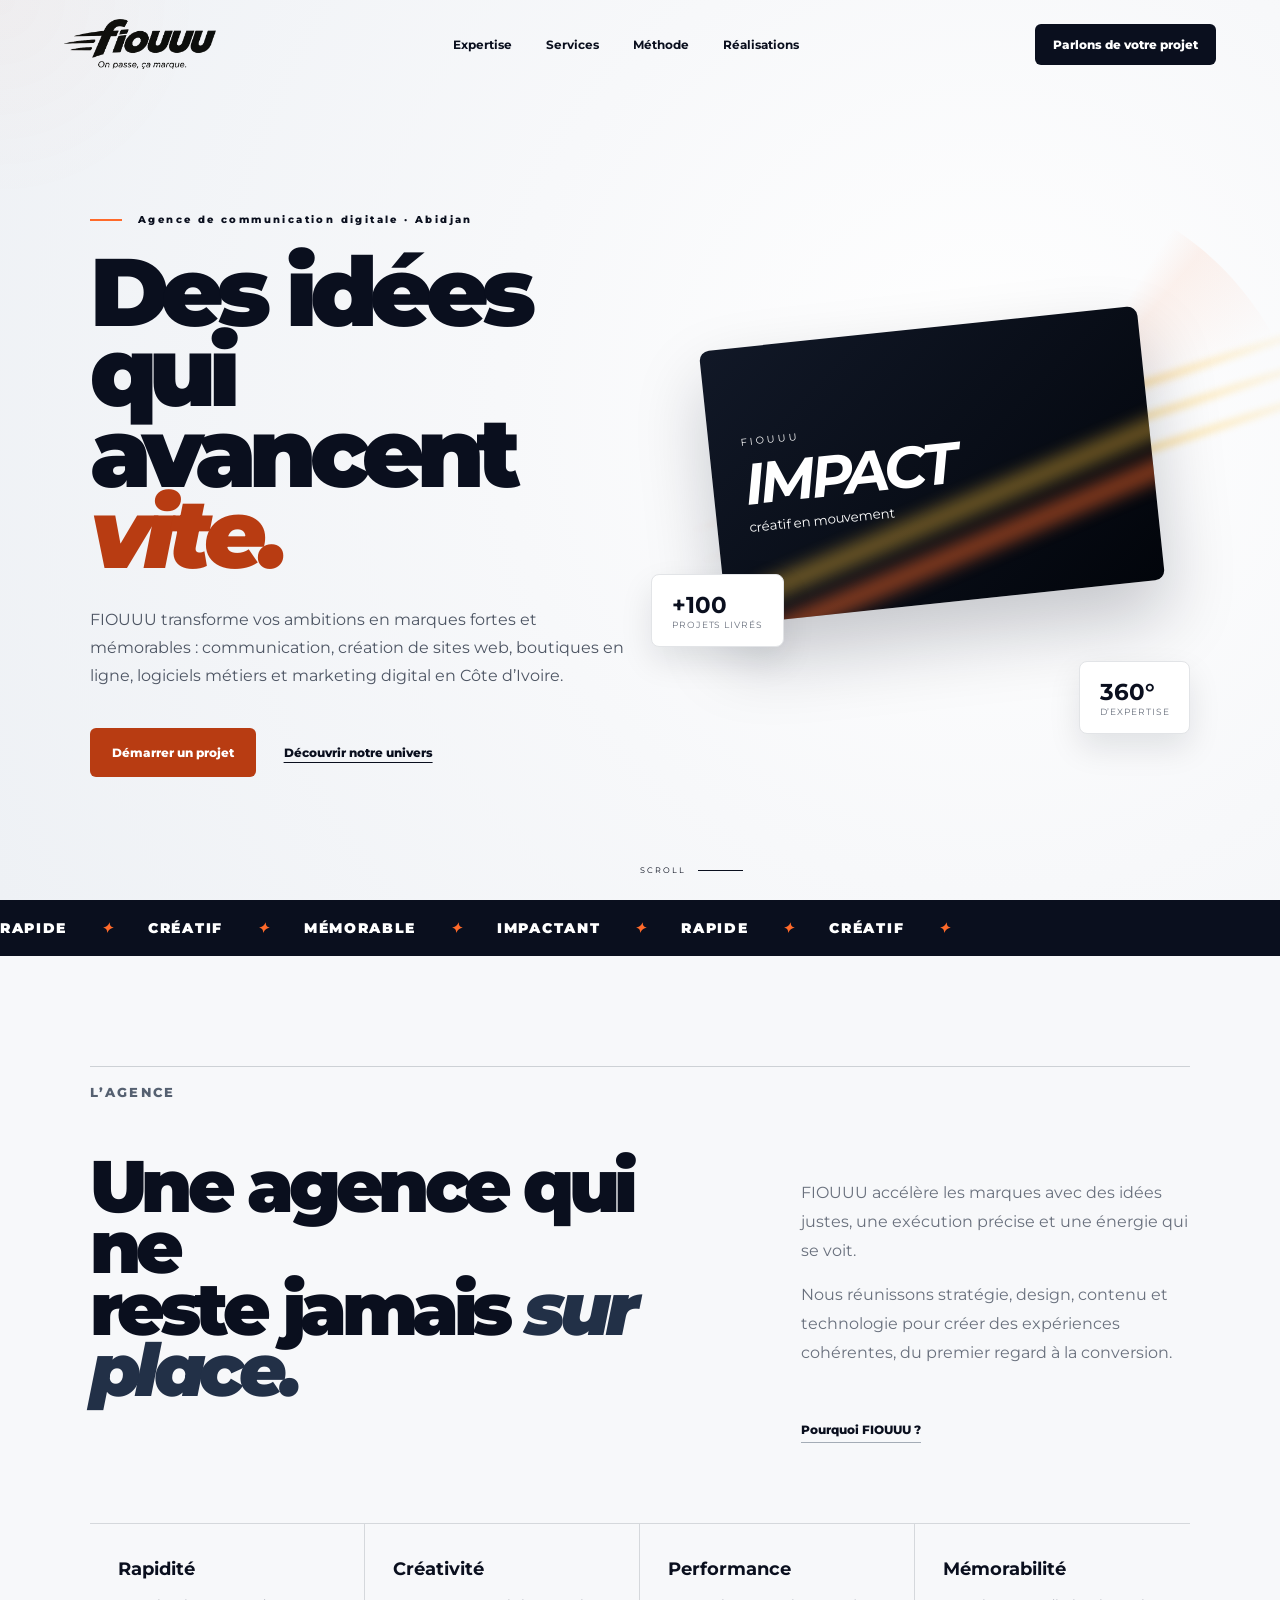
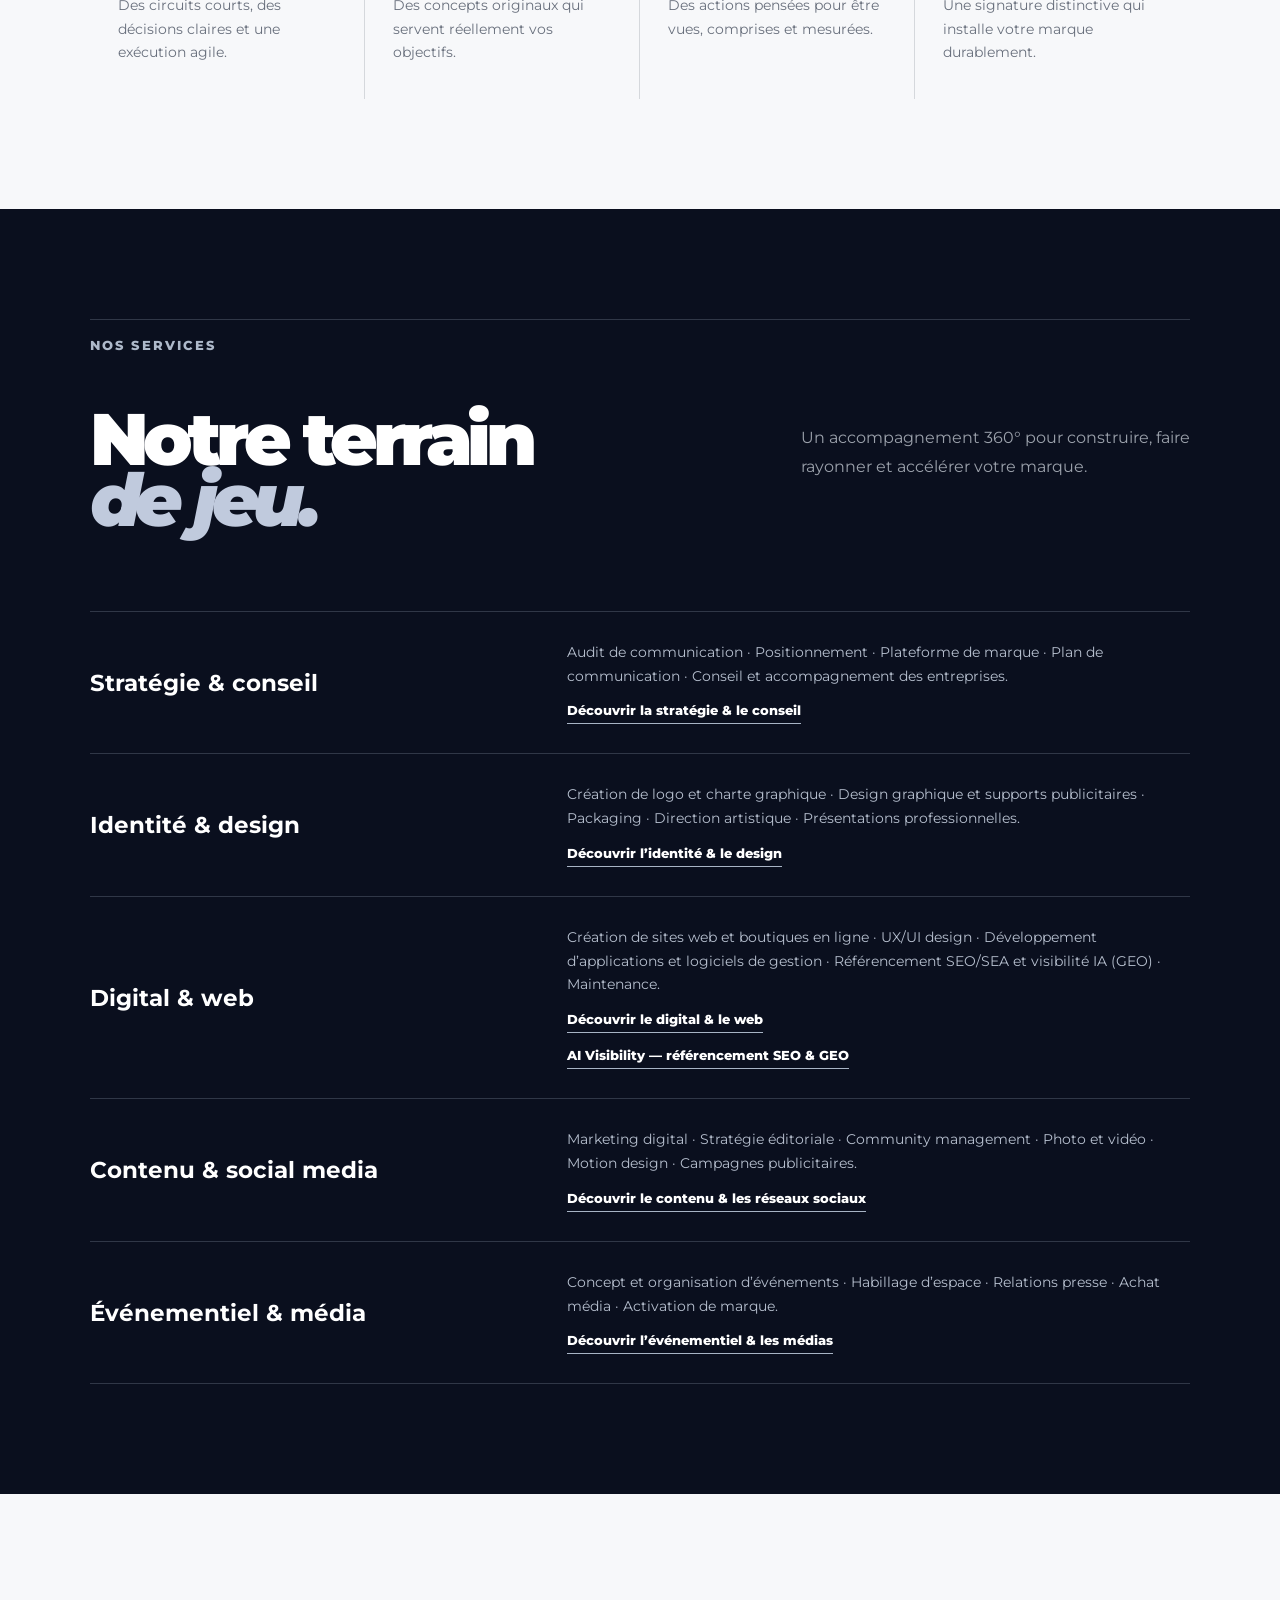
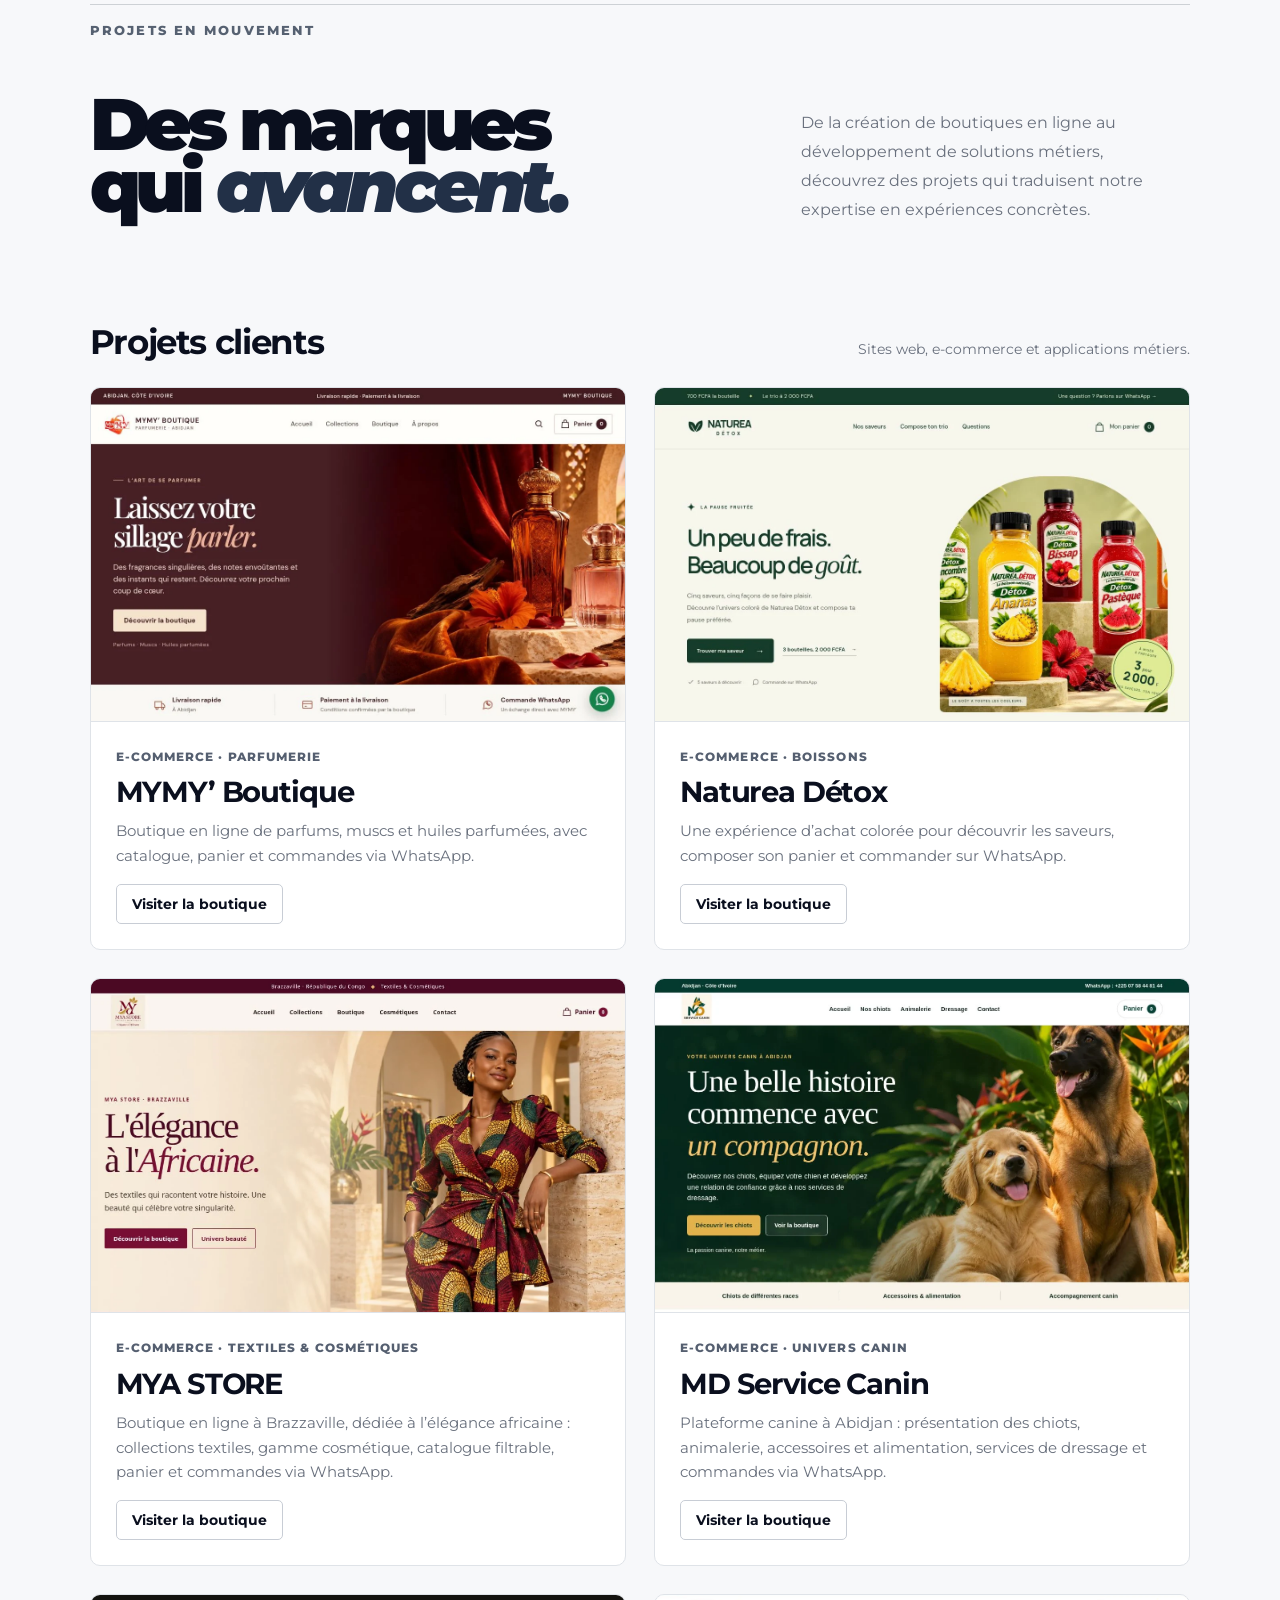
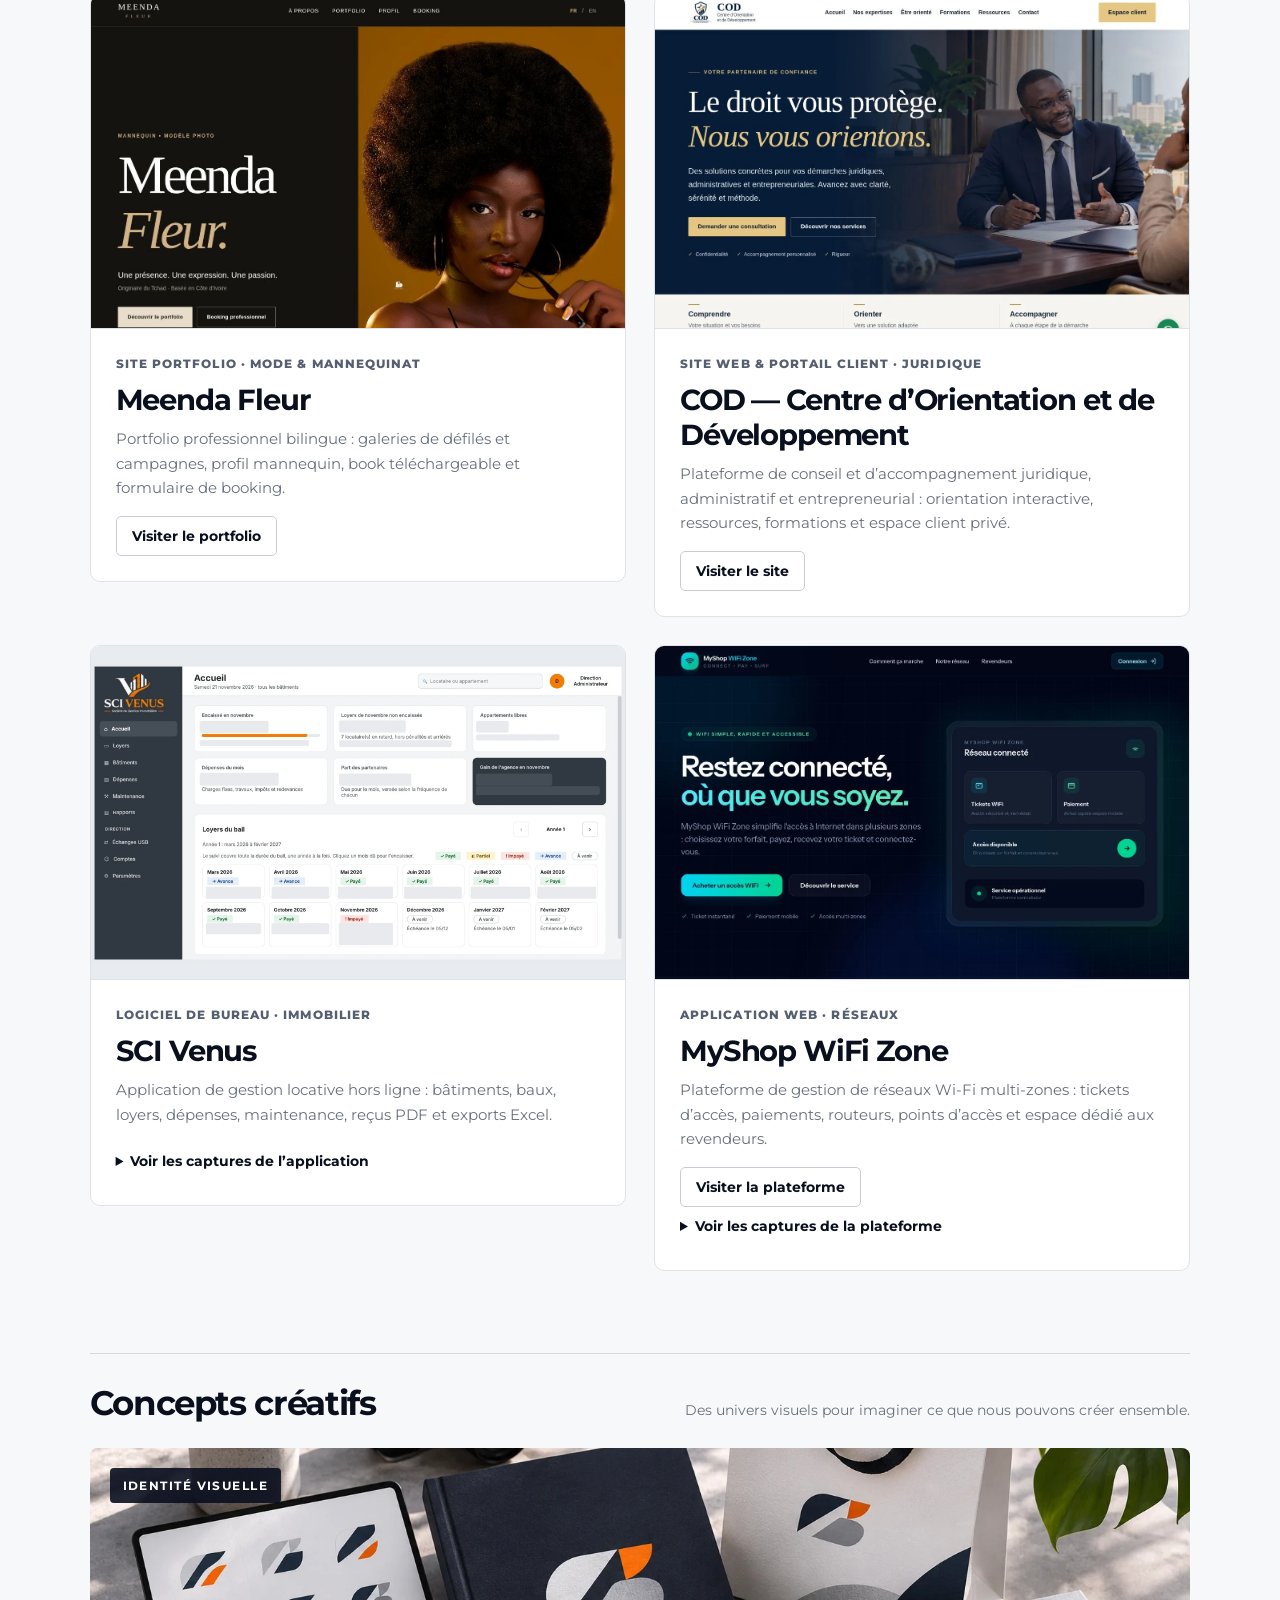
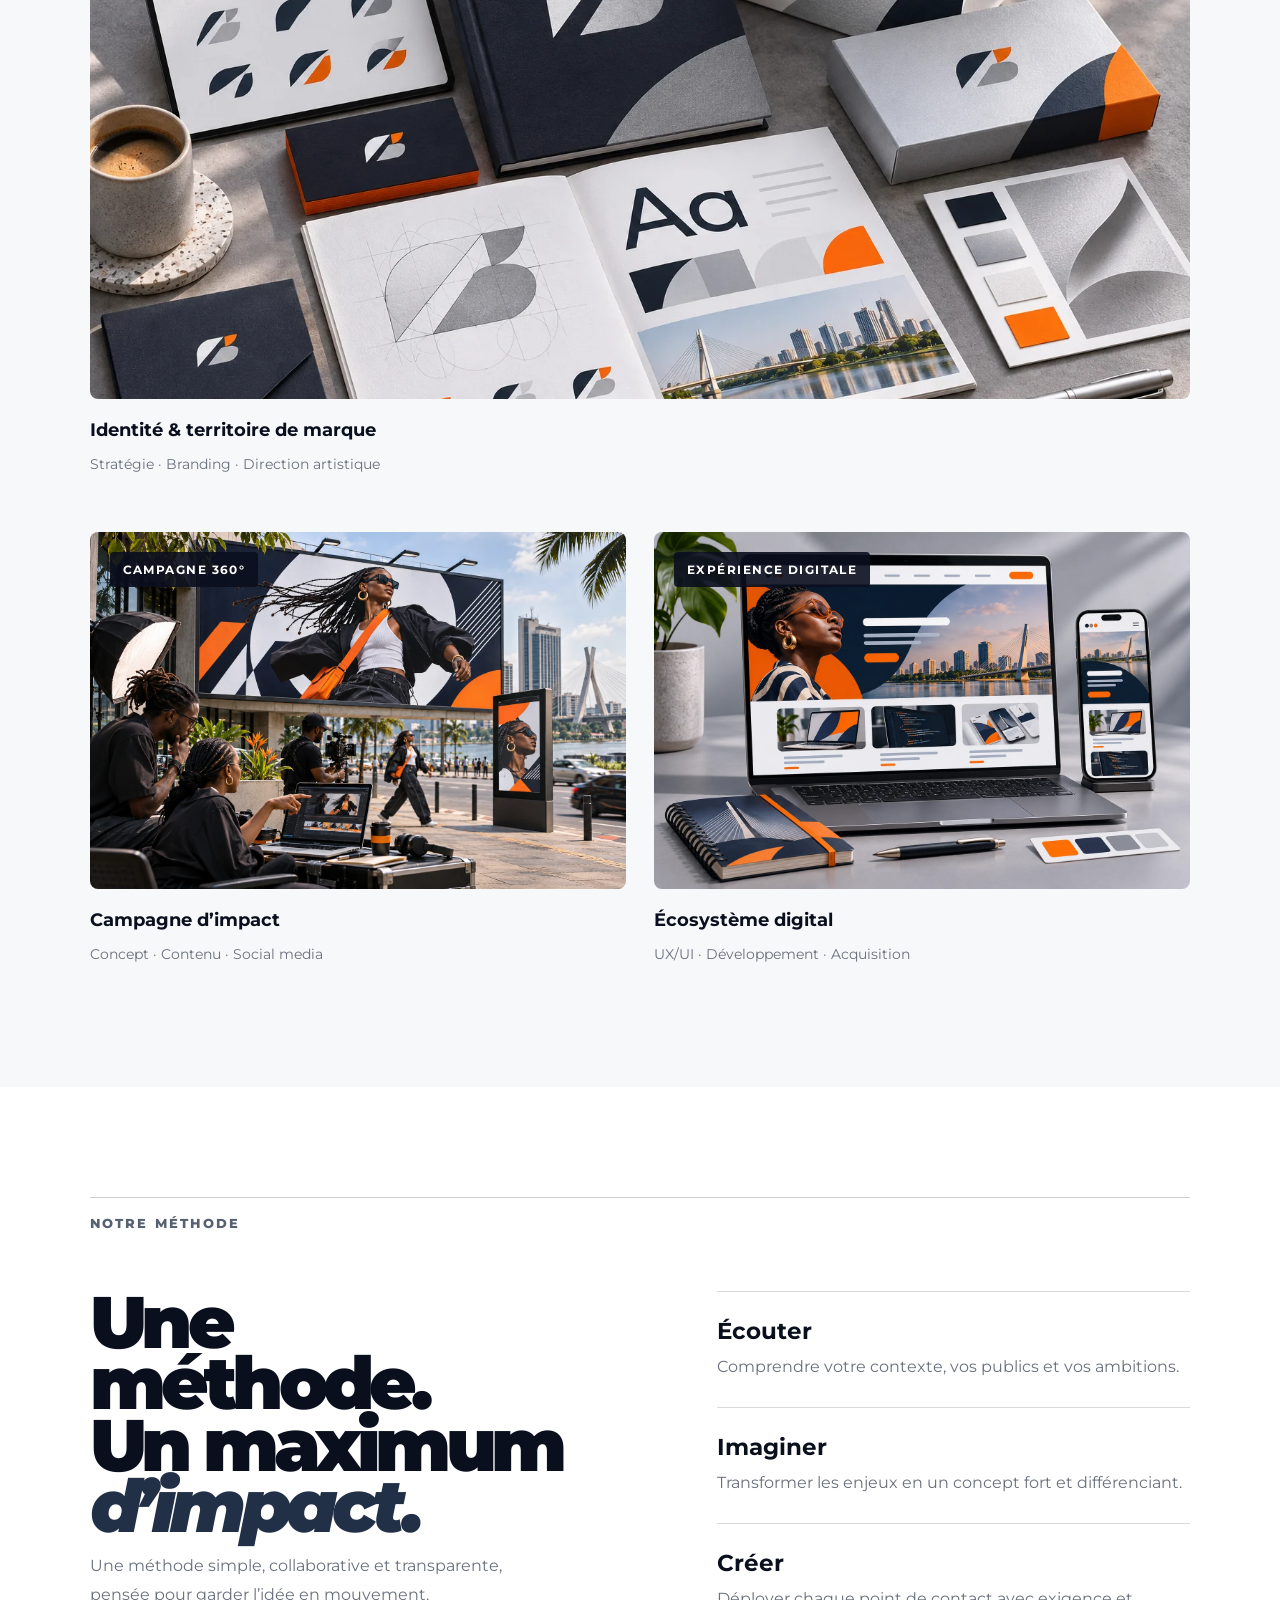
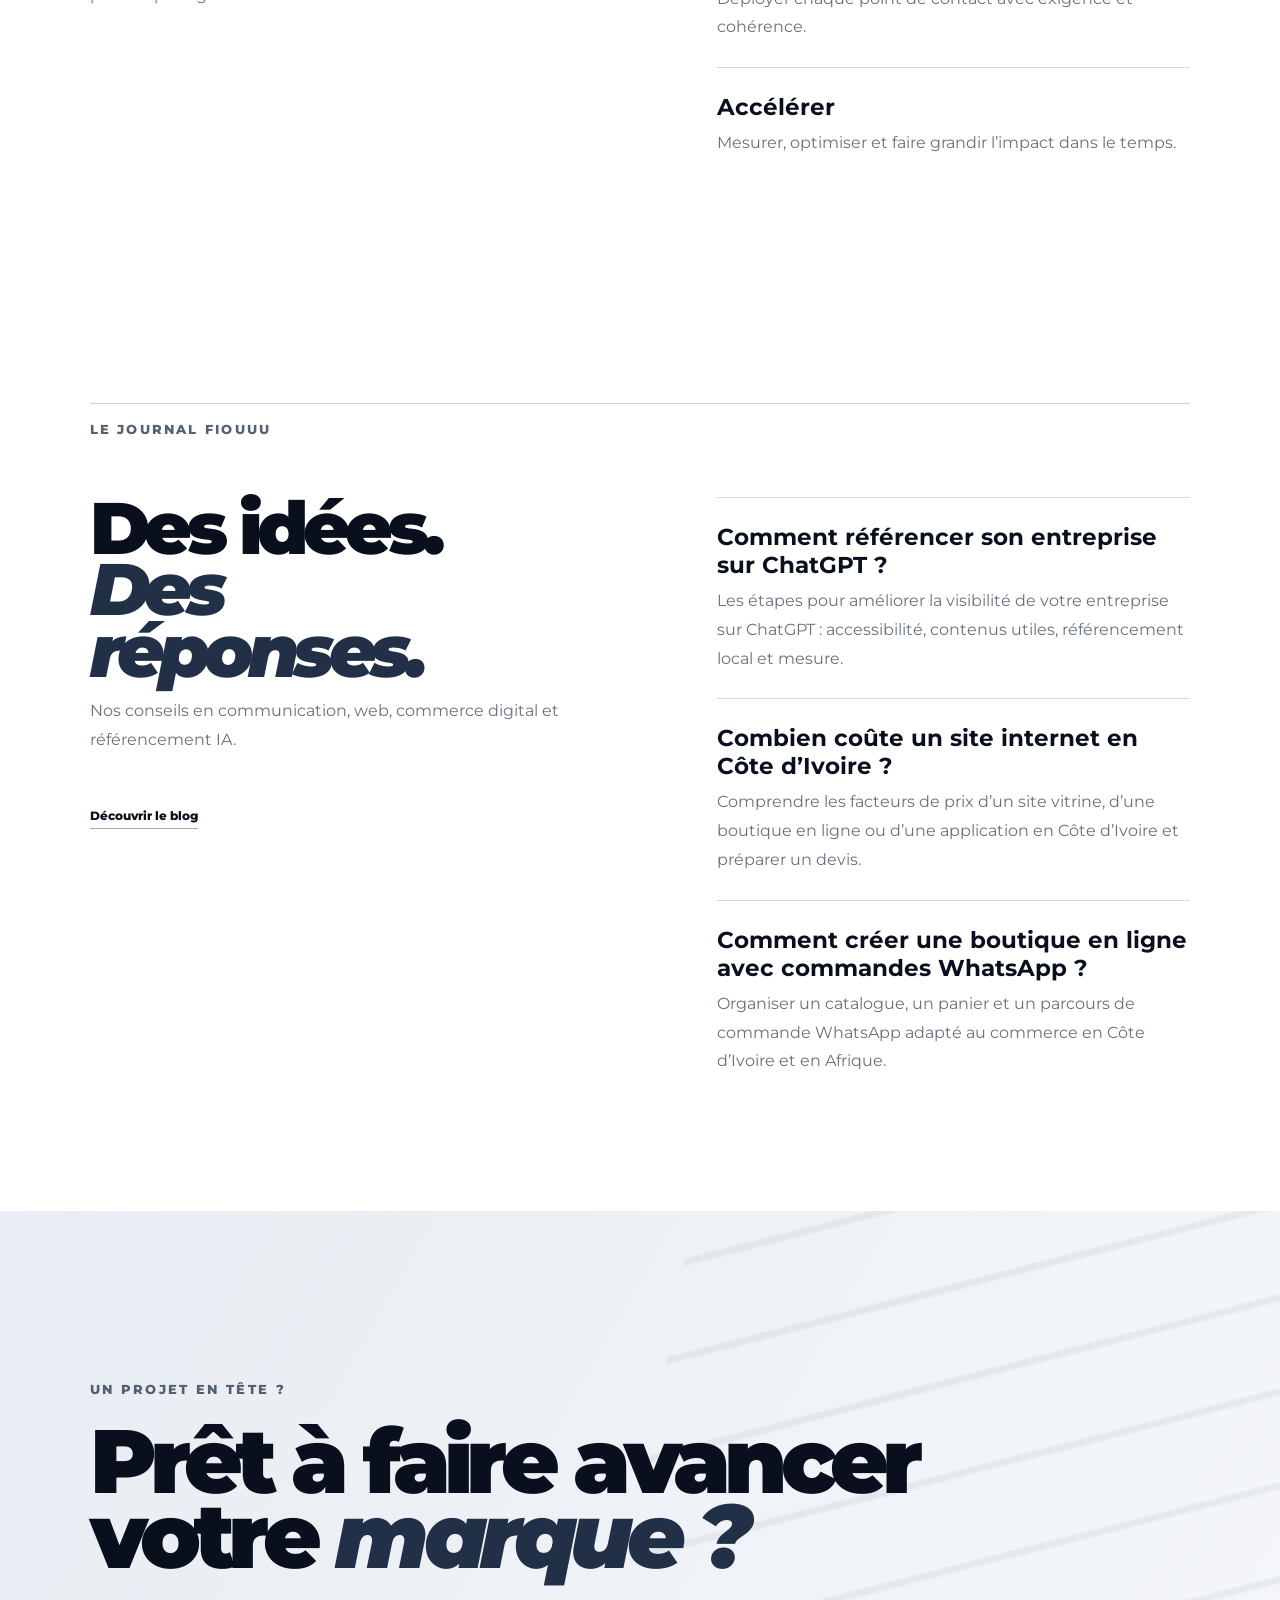
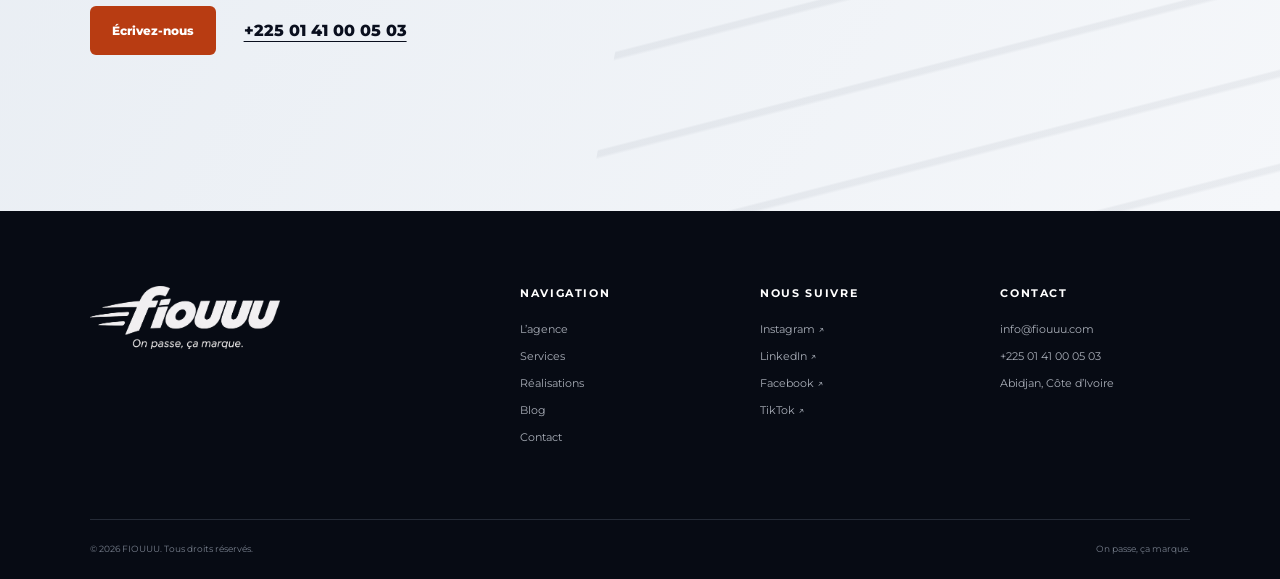
<file: index.html>
<!doctype html>
<html lang="fr">
<head>
  <meta charset="UTF-8" />
  <meta name="viewport" content="width=device-width, initial-scale=1.0" />
  <meta name="description" content="FIOUUU, agence de communication à Abidjan : création de sites web, boutiques en ligne, applications métiers, identité visuelle, marketing digital et événementiel." />
  <meta name="theme-color" content="#0a0f1e" />
  <title>Agence de communication digitale à Abidjan | FIOUUU</title>
  <link rel="canonical" href="https://fiouuu.com/" />
  <meta name="robots" content="index, follow, max-image-preview:large" />
  <link rel="icon" type="image/png" href="assets/fiou-logo.png" />
  <meta property="og:type" content="website" />
  <meta property="og:site_name" content="FIOUUU" />
  <meta property="og:locale" content="fr_CI" />
  <meta property="og:title" content="Agence de communication digitale à Abidjan | FIOUUU" />
  <meta property="og:description" content="Création de sites web, e-commerce, applications métiers, identité visuelle et communication digitale en Côte d’Ivoire." />
  <meta property="og:url" content="https://fiouuu.com/" />
  <meta property="og:image" content="https://fiouuu.com/assets/creation-digitale.webp" />
  <meta property="og:image:alt" content="Concept de création digitale FIOUUU" />
  <meta name="twitter:card" content="summary_large_image" />
  <meta name="twitter:title" content="Agence de communication digitale à Abidjan | FIOUUU" />
  <meta name="twitter:description" content="Sites web, boutiques en ligne, logiciels métiers, branding et marketing digital." />
  <meta name="twitter:image" content="https://fiouuu.com/assets/creation-digitale.webp" />
  <script type="application/ld+json">
  {
    "@context": "https://schema.org",
    "@graph": [
      {
        "@type": "Organization",
        "@id": "https://fiouuu.com/#agence",
        "name": "FIOUUU",
        "url": "https://fiouuu.com/",
        "logo": "https://fiouuu.com/assets/fiou-logo.png",
        "slogan": "On passe, ça marque.",
        "description": "Agence de communication digitale, création de sites web, e-commerce et applications métiers à Abidjan, Côte d’Ivoire.",
        "email": "info@fiouuu.com",
        "telephone": "+2250141000503",
        "address": {"@type":"PostalAddress","addressLocality":"Abidjan","addressCountry":"CI"},
        "areaServed": {"@type":"Country","name":"Côte d’Ivoire"},
        "hasOfferCatalog": {"@type":"OfferCatalog","name":"Expertises FIOUUU","itemListElement":[
          {"@type":"Offer","itemOffered":{"@type":"Service","name":"Stratégie et conseil en communication","url":"https://fiouuu.com/services/strategie-conseil/","provider":{"@id":"https://fiouuu.com/#agence"}}},
          {"@type":"Offer","itemOffered":{"@type":"Service","name":"Création de logo, identité visuelle et design graphique","url":"https://fiouuu.com/services/identite-design/","provider":{"@id":"https://fiouuu.com/#agence"}}},
          {"@type":"Offer","itemOffered":{"@type":"Service","name":"Création de sites web, boutiques en ligne, applications de gestion et référencement SEO/GEO","url":"https://fiouuu.com/services/digital-web/","provider":{"@id":"https://fiouuu.com/#agence"}}},
          {"@type":"Offer","itemOffered":{"@type":"Service","name":"Marketing digital, community management et production de contenu","url":"https://fiouuu.com/services/contenu-social-media/","provider":{"@id":"https://fiouuu.com/#agence"}}},
          {"@type":"Offer","itemOffered":{"@type":"Service","name":"Communication événementielle et média","url":"https://fiouuu.com/services/evenementiel-media/","provider":{"@id":"https://fiouuu.com/#agence"}}},
          {"@type":"Offer","itemOffered":{"@type":"Service","name":"FIOUUU AI Visibility — référencement SEO et GEO","url":"https://fiouuu.com/services/ai-visibility/","provider":{"@id":"https://fiouuu.com/#agence"}}}
        ]}
      },
      {"@type":"WebSite","@id":"https://fiouuu.com/#website","url":"https://fiouuu.com/","name":"FIOUUU","inLanguage":"fr","publisher":{"@id":"https://fiouuu.com/#agence"}},
      {"@type":"WebPage","@id":"https://fiouuu.com/#webpage","url":"https://fiouuu.com/","name":"Agence de communication digitale à Abidjan | FIOUUU","inLanguage":"fr","isPartOf":{"@id":"https://fiouuu.com/#website"},"about":{"@id":"https://fiouuu.com/#agence"}}
    ]
  }
  </script>
  <link rel="preconnect" href="https://fonts.googleapis.com">
  <link rel="preconnect" href="https://fonts.gstatic.com" crossorigin>
  <link href="https://fonts.googleapis.com/css2?family=Montserrat:ital,wght@0,400;0,500;0,600;0,700;0,800;0,900;1,700;1,800;1,900&display=swap" rel="stylesheet">
  <link rel="stylesheet" href="styles.css" />
  <link rel="stylesheet" href="intro.css" />
  <link rel="stylesheet" href="refinement.css" />
  <link rel="stylesheet" href="services.css" />
  <noscript><style>.logo-intro{display:none!important}.intro-active .brand,.reveal{opacity:1!important;transform:none!important}.nav nav{display:flex!important;flex-wrap:wrap;gap:10px}.menu{display:none!important}</style></noscript>
</head>
<body class="intro-active">
  <div class="logo-intro" aria-hidden="true">
    <img src="assets/fiou-logo.png" alt="">
  </div>
  <div class="cursor-glow" aria-hidden="true"></div>
  <header class="nav" id="top">
    <a class="brand" href="#top" aria-label="Accueil FIOUUU"><img src="assets/fiou-logo.png" alt="FIOUUU — On passe, ça marque."></a>
    <nav aria-label="Navigation principale">
      <a href="#expertise">Expertise</a><a href="#services">Services</a><a href="#methode">Méthode</a><a href="#realisations">Réalisations</a>
    </nav>
    <a class="pill pill-small" href="#contact">Parlons de votre projet</a>
    <button class="menu" aria-label="Ouvrir le menu" aria-expanded="false"><i></i><i></i></button>
  </header>

  <main>
    <section class="hero">
      <div class="speed-lines" aria-hidden="true"><i></i><i></i><i></i></div>
      <div class="hero-copy reveal">
        <p class="eyebrow"><span></span> Agence de communication digitale · Abidjan</p>
        <h1>Des idées<br>qui avancent<br><em>vite.</em></h1>
        <p class="lead">FIOUUU transforme vos ambitions en marques fortes et mémorables : communication, création de sites web, boutiques en ligne, logiciels métiers et marketing digital en Côte d’Ivoire.</p>
        <div class="hero-actions"><a class="pill" href="#contact">Démarrer un projet</a><a class="text-link" href="#realisations">Découvrir notre univers</a></div>
      </div>
      <div class="hero-art reveal">
        <div class="orbit orbit-a"></div><div class="orbit orbit-b"></div>
        <div class="impact-card"><span>FIOUUU</span><strong>IMPACT</strong><small>créatif en mouvement</small></div>
        <div class="metric m1"><b>+100</b><span>projets livrés</span></div>
        <div class="metric m2"><b>360°</b><span>d’expertise</span></div>
      </div>
      <div class="scroll">SCROLL <span></span></div>
    </section>

    <section class="marquee" aria-label="Valeurs de la marque"><div>RAPIDE <i>✦</i> CRÉATIF <i>✦</i> MÉMORABLE <i>✦</i> IMPACTANT <i>✦</i> RAPIDE <i>✦</i> CRÉATIF <i>✦</i></div></section>

    <section class="intro section" id="expertise">
      <div class="section-no">L’AGENCE</div>
      <div class="intro-grid reveal">
        <h2>Une agence qui ne<br>reste jamais <em>sur place.</em></h2>
        <div><p>FIOUUU accélère les marques avec des idées justes, une exécution précise et une énergie qui se voit.</p><p>Nous réunissons stratégie, design, contenu et technologie pour créer des expériences cohérentes, du premier regard à la conversion.</p><a class="arrow-link" href="#methode">Pourquoi FIOUUU ?</a></div>
      </div>
      <div class="values">
        <article class="reveal"><b>Rapidité</b><p>Des circuits courts, des décisions claires et une exécution agile.</p></article>
        <article class="reveal"><b>Créativité</b><p>Des concepts originaux qui servent réellement vos objectifs.</p></article>
        <article class="reveal"><b>Performance</b><p>Des actions pensées pour être vues, comprises et mesurées.</p></article>
        <article class="reveal"><b>Mémorabilité</b><p>Une signature distinctive qui installe votre marque durablement.</p></article>
      </div>
    </section>

    <section class="services section dark" id="services">
      <div class="section-no light">NOS SERVICES</div>
      <div class="services-head reveal"><h2>Notre terrain<br><em>de jeu.</em></h2><p>Un accompagnement 360° pour construire, faire rayonner et accélérer votre marque.</p></div>
      <div class="service-list">
        <article class="service" id="strategie"><h3>Stratégie & conseil</h3><div><p>Audit de communication · Positionnement · Plateforme de marque · Plan de communication · Conseil et accompagnement des entreprises.</p><a class="service-discover" href="services/strategie-conseil/">Découvrir la stratégie &amp; le conseil</a></div></article>
        <article class="service" id="identite"><h3>Identité & design</h3><div><p>Création de logo et charte graphique · Design graphique et supports publicitaires · Packaging · Direction artistique · Présentations professionnelles.</p><a class="service-discover" href="services/identite-design/">Découvrir l’identité &amp; le design</a></div></article>
        <article class="service" id="digital"><h3>Digital & web</h3><div><p>Création de sites web et boutiques en ligne · UX/UI design · Développement d’applications et logiciels de gestion · Référencement SEO/SEA et visibilité IA (GEO) · Maintenance.</p><a class="service-discover" href="services/digital-web/">Découvrir le digital &amp; le web</a><br><a class="service-discover" href="services/ai-visibility/">AI Visibility — référencement SEO &amp; GEO</a></div></article>
        <article class="service" id="contenu"><h3>Contenu & social media</h3><div><p>Marketing digital · Stratégie éditoriale · Community management · Photo et vidéo · Motion design · Campagnes publicitaires.</p><a class="service-discover" href="services/contenu-social-media/">Découvrir le contenu &amp; les réseaux sociaux</a></div></article>
        <article class="service" id="evenementiel"><h3>Événementiel & média</h3><div><p>Concept et organisation d’événements · Habillage d’espace · Relations presse · Achat média · Activation de marque.</p><a class="service-discover" href="services/evenementiel-media/">Découvrir l’événementiel &amp; les médias</a></div></article>
      </div>
    </section>

    <section class="work section" id="realisations">
      <div class="section-no">PROJETS EN MOUVEMENT</div>
      <div class="work-head reveal"><h2>Des marques<br>qui <em>avancent.</em></h2><p>De la création de boutiques en ligne au développement de solutions métiers, découvrez des projets qui traduisent notre expertise en expériences concrètes.</p></div>
      <div class="portfolio-heading reveal"><h3>Projets clients</h3><p>Sites web, e-commerce et applications métiers.</p></div>
      <div class="client-projects">
        <article class="client-project reveal">
          <div class="client-visual"><img src="assets/projet-mymy.webp" width="1200" height="750" alt="Capture de la page d’accueil de MYMY’ Boutique, parfumerie à Abidjan" loading="lazy" decoding="async"></div>
          <div class="client-info"><p class="portfolio-type">E-commerce · Parfumerie</p><h3 id="projet-mymy">MYMY’ Boutique</h3><p>Boutique en ligne de parfums, muscs et huiles parfumées, avec catalogue, panier et commandes via WhatsApp.</p><a class="project-link" href="https://mimiboutique.fiouuu.com" target="_blank" rel="noopener noreferrer">Visiter la boutique</a></div>
        </article>
        <article class="client-project reveal">
          <div class="client-visual"><img src="assets/projet-naturea.webp" width="1200" height="750" alt="Capture de la boutique Naturea Détox et de sa gamme de boissons fruitées" loading="lazy" decoding="async"></div>
          <div class="client-info"><p class="portfolio-type">E-commerce · Boissons</p><h3 id="projet-naturea">Naturea Détox</h3><p>Une expérience d’achat colorée pour découvrir les saveurs, composer son panier et commander sur WhatsApp.</p><a class="project-link" href="https://naturea-detox.fiouuu.com" target="_blank" rel="noopener noreferrer">Visiter la boutique</a></div>
        </article>
        <article class="client-project reveal">
          <div class="client-visual"><img src="assets/projet-mya-store.webp" width="1333" height="833" alt="Capture de la boutique MYA STORE, textiles africains et cosmétiques à Brazzaville" loading="lazy" decoding="async"></div>
          <div class="client-info"><p class="portfolio-type">E-commerce · Textiles &amp; cosmétiques</p><h3 id="projet-mya-store">MYA STORE</h3><p>Boutique en ligne à Brazzaville, dédiée à l’élégance africaine : collections textiles, gamme cosmétique, catalogue filtrable, panier et commandes via WhatsApp.</p><a class="project-link" href="https://myastore.fiouuu.com/" target="_blank" rel="noopener noreferrer">Visiter la boutique</a></div>
        </article>
        <article class="client-project reveal">
          <div class="client-visual"><img src="assets/projet-md-service.webp" width="1333" height="833" alt="Capture de la page d’accueil de MD Service Canin à Abidjan" loading="lazy" decoding="async"></div>
          <div class="client-info"><p class="portfolio-type">E-commerce · Univers canin</p><h3 id="projet-md-service">MD Service Canin</h3><p>Plateforme canine à Abidjan : présentation des chiots, animalerie, accessoires et alimentation, services de dressage et commandes via WhatsApp.</p><a class="project-link" href="https://md-service.fiouuu.com/" target="_blank" rel="noopener noreferrer">Visiter la boutique</a></div>
        </article>
        <article class="client-project reveal">
          <div class="client-visual"><img src="assets/projet-meenda-fleur.webp" width="1333" height="833" alt="Capture du site portfolio de Meenda Fleur, mannequin et modèle photo" loading="lazy" decoding="async"></div>
          <div class="client-info"><p class="portfolio-type">Site portfolio · Mode &amp; mannequinat</p><h3 id="projet-meenda-fleur">Meenda Fleur</h3><p>Portfolio professionnel bilingue : galeries de défilés et campagnes, profil mannequin, book téléchargeable et formulaire de booking.</p><a class="project-link" href="https://meendafleur.fiouuu.com/" target="_blank" rel="noopener noreferrer">Visiter le portfolio</a></div>
        </article>
        <article class="client-project reveal">
          <div class="client-visual"><img src="assets/projet-cod.webp" width="1333" height="833" alt="Capture du site du Centre d’Orientation et de Développement, COD" loading="lazy" decoding="async"></div>
          <div class="client-info"><p class="portfolio-type">Site web &amp; portail client · Juridique</p><h3 id="projet-cod">COD — Centre d’Orientation et de Développement</h3><p>Plateforme de conseil et d’accompagnement juridique, administratif et entrepreneurial : orientation interactive, ressources, formations et espace client privé.</p><a class="project-link" href="https://cod.fiouuu.com/" target="_blank" rel="noopener noreferrer">Visiter le site</a></div>
        </article>
        <article class="client-project reveal">
          <div class="client-visual"><img src="assets/projet-sci-venus.webp" width="1824" height="1024" alt="Captures anonymisées du tableau de bord et du suivi des loyers de SCI Venus" loading="lazy" decoding="async"></div>
          <div class="client-info"><p class="portfolio-type">Logiciel de bureau · Immobilier</p><h3 id="projet-sci-venus">SCI Venus</h3><p>Application de gestion locative hors ligne : bâtiments, baux, loyers, dépenses, maintenance, reçus PDF et exports Excel.</p><details class="project-details"><summary>Voir les captures de l’application</summary><div class="screen-gallery"><figure><a href="assets/sci-venus-dashboard.webp" target="_blank" rel="noopener"><img src="assets/sci-venus-dashboard.webp" width="1800" height="494" alt="Tableau de bord anonymisé" loading="lazy"></a><figcaption>Tableau de bord</figcaption></figure><figure><a href="assets/sci-venus-loyers.webp" target="_blank" rel="noopener"><img src="assets/sci-venus-loyers.webp" width="1800" height="506" alt="Suivi anonymisé des loyers" loading="lazy"></a><figcaption>Suivi des loyers</figcaption></figure><figure><a href="assets/sci-venus-maintenance.webp" target="_blank" rel="noopener"><img src="assets/sci-venus-maintenance.webp" width="1800" height="1125" alt="Module de maintenance aux données anonymisées" loading="lazy"></a><figcaption>Maintenance</figcaption></figure></div><p class="screen-note">Captures anonymisées pour préserver la confidentialité des données.</p></details></div>
        </article>
        <article class="client-project reveal">
          <div class="client-visual"><img src="assets/myshopwifi-accueil.webp" width="1333" height="833" alt="Capture réelle de la page d’accueil MyShop WiFi Zone, plateforme d’accès Internet" loading="lazy" decoding="async"></div>
          <div class="client-info"><p class="portfolio-type">Application web · Réseaux</p><h3 id="projet-myshopwifi">MyShop WiFi Zone</h3><p>Plateforme de gestion de réseaux Wi-Fi multi-zones : tickets d’accès, paiements, routeurs, points d’accès et espace dédié aux revendeurs.</p><a class="project-link" href="https://myshopwifi.com/" target="_blank" rel="noopener noreferrer">Visiter la plateforme</a><details class="project-details"><summary>Voir les captures de la plateforme</summary><div class="screen-gallery"><figure><a href="assets/myshopwifi-accueil.webp" target="_blank" rel="noopener"><img src="assets/myshopwifi-accueil.webp" width="1333" height="833" alt="Page d’accueil de MyShop WiFi Zone" loading="lazy"></a><figcaption>Page d’accueil</figcaption></figure><figure><a href="assets/myshopwifi-forfaits.webp" target="_blank" rel="noopener"><img src="assets/myshopwifi-forfaits.webp" width="1333" height="926" alt="Portail d’achat des forfaits Wi-Fi" loading="lazy"></a><figcaption>Portail d’achat</figcaption></figure><figure><a href="assets/myshopwifi-reseau.webp" target="_blank" rel="noopener"><img src="assets/myshopwifi-reseau.webp" width="1333" height="570" alt="Présentation de l’architecture centralisée du réseau Wi-Fi" loading="lazy"></a><figcaption>Présentation du réseau</figcaption></figure></div><p class="screen-note">Captures réelles des pages publiques de la plateforme.</p></details></div>
        </article>
      </div>
      <div class="portfolio-heading concept-heading reveal"><h3>Concepts créatifs</h3><p>Des univers visuels pour imaginer ce que nous pouvons créer ensemble.</p></div>
      <div class="projects">
        <article class="project project-a reveal">
          <div class="project-visual project-photo"><img src="assets/creation-identite.webp" width="1536" height="1024" alt="Concept d’identité visuelle avec charte graphique, papeterie et emballages personnalisés" loading="lazy" decoding="async"><span>IDENTITÉ VISUELLE</span></div>
          <h3>Identité & territoire de marque</h3><p>Stratégie · Branding · Direction artistique</p>
        </article>
        <article class="project project-b reveal">
          <div class="project-visual project-photo"><img src="assets/creation-campagne.webp" width="1536" height="1024" alt="Concept de campagne publicitaire urbaine avec panneau d’affichage, création vidéo et affichage digital" loading="lazy" decoding="async"><span>CAMPAGNE 360°</span></div>
          <h3>Campagne d’impact</h3><p>Concept · Contenu · Social media</p>
        </article>
        <article class="project project-c reveal">
          <div class="project-visual project-photo"><img src="assets/creation-digitale.webp" width="1536" height="1024" alt="Concept de site web responsive présenté sur ordinateur portable et smartphone" loading="lazy" decoding="async"><span>EXPÉRIENCE DIGITALE</span></div>
          <h3>Écosystème digital</h3><p>UX/UI · Développement · Acquisition</p>
        </article>
      </div>
    </section>

    <section class="method section" id="methode">
      <div class="section-no">NOTRE MÉTHODE</div>
      <div class="method-grid">
        <div class="reveal"><h2>Une méthode.<br>Un maximum<br><em>d’impact.</em></h2><p>Une méthode simple, collaborative et transparente, pensée pour garder l’idée en mouvement.</p></div>
        <ol>
          <li class="reveal"><div><b>Écouter</b><p>Comprendre votre contexte, vos publics et vos ambitions.</p></div></li>
          <li class="reveal"><div><b>Imaginer</b><p>Transformer les enjeux en un concept fort et différenciant.</p></div></li>
          <li class="reveal"><div><b>Créer</b><p>Déployer chaque point de contact avec exigence et cohérence.</p></div></li>
          <li class="reveal"><div><b>Accélérer</b><p>Mesurer, optimiser et faire grandir l’impact dans le temps.</p></div></li>
        </ol>
      </div>
    </section>

    <section class="method section" id="journal"><div class="section-no">LE JOURNAL FIOUUU</div><div class="method-grid"><div><h2>Des idées.<br><em>Des réponses.</em></h2><p>Nos conseils en communication, web, commerce digital et référencement IA.</p><a class="arrow-link" href="blog/">Découvrir le blog</a></div><ol><li><div><b><a href="/blog/referencer-entreprise-chatgpt/">Comment référencer son entreprise sur ChatGPT ?</a></b><p>Les étapes pour améliorer la visibilité de votre entreprise sur ChatGPT : accessibilité, contenus utiles, référencement local et mesure.</p></div></li><li><div><b><a href="/blog/prix-site-internet-cote-divoire/">Combien coûte un site internet en Côte d’Ivoire ?</a></b><p>Comprendre les facteurs de prix d’un site vitrine, d’une boutique en ligne ou d’une application en Côte d’Ivoire et préparer un devis.</p></div></li><li><div><b><a href="/blog/creer-boutique-whatsapp/">Comment créer une boutique en ligne avec commandes WhatsApp ?</a></b><p>Organiser un catalogue, un panier et un parcours de commande WhatsApp adapté au commerce en Côte d’Ivoire et en Afrique.</p></div></li></ol></div></section>
    <section class="cta" id="contact">
      <div class="cta-streaks" aria-hidden="true"></div>
      <div class="reveal"><p>UN PROJET EN TÊTE ?</p><h2>Prêt à faire avancer<br>votre <em>marque ?</em></h2><div class="contact-actions"><a class="pill pill-white" href="mailto:info@fiouuu.com">Écrivez-nous</a><a class="contact-phone" href="tel:+2250141000503">+225 01 41 00 05 03</a></div></div>
    </section>
  </main>

  <footer>
    <div class="footer-main">
      <img src="assets/fiou-logo-white.png" alt="FIOUUU">
      <div><b>Navigation</b><a href="#expertise">L’agence</a><a href="#services">Services</a><a href="#realisations">Réalisations</a><a href="blog/">Blog</a><a href="#contact">Contact</a></div>
      <div><b>Nous suivre</b><a href="#">Instagram ↗</a><a href="#">LinkedIn ↗</a><a href="#">Facebook ↗</a><a href="#">TikTok ↗</a></div>
      <div><b>Contact</b><a href="mailto:info@fiouuu.com">info@fiouuu.com</a><a href="tel:+2250141000503">+225 01 41 00 05 03</a><span>Abidjan, Côte d’Ivoire</span></div>
    </div>
    <div class="footer-bottom"><span>© 2026 FIOUUU. Tous droits réservés.</span><span>On passe, ça marque.</span></div>
  </footer>
  <script src="script.js"></script>
</body>
</html>
</file>
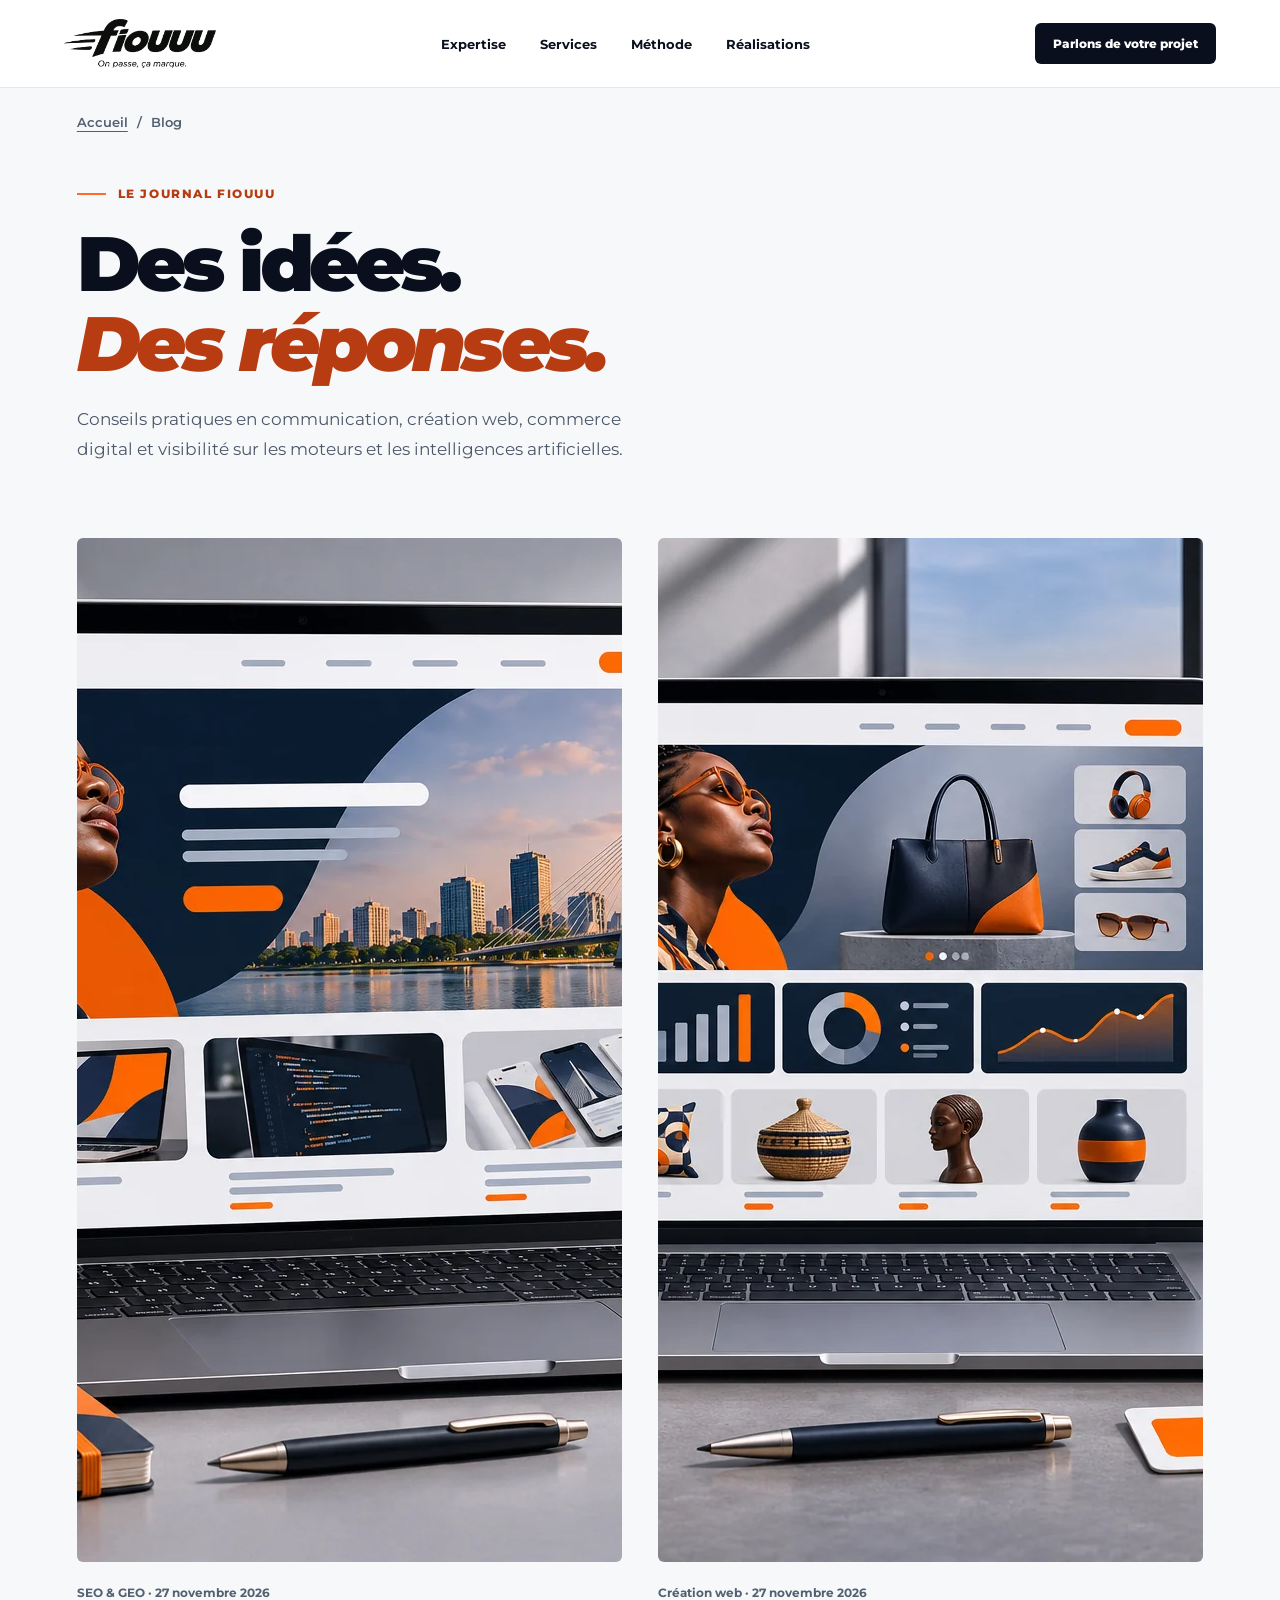
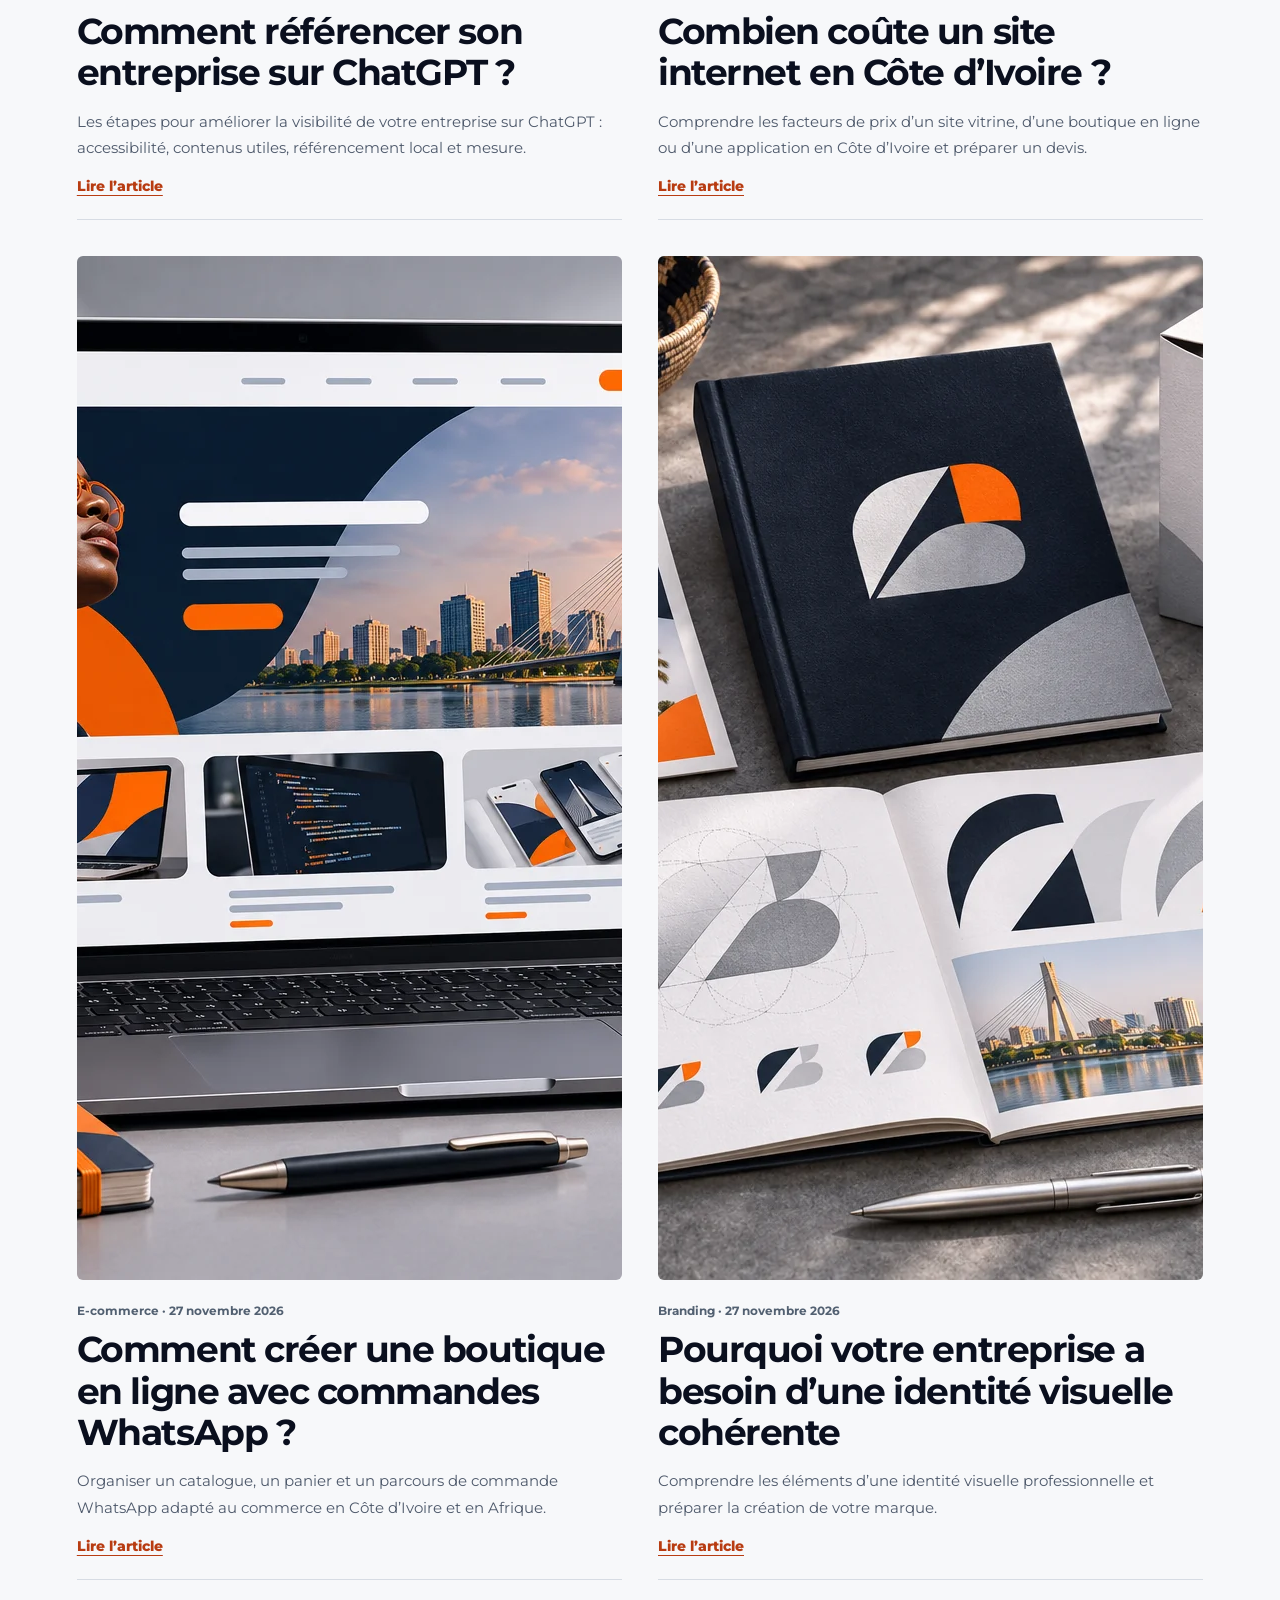
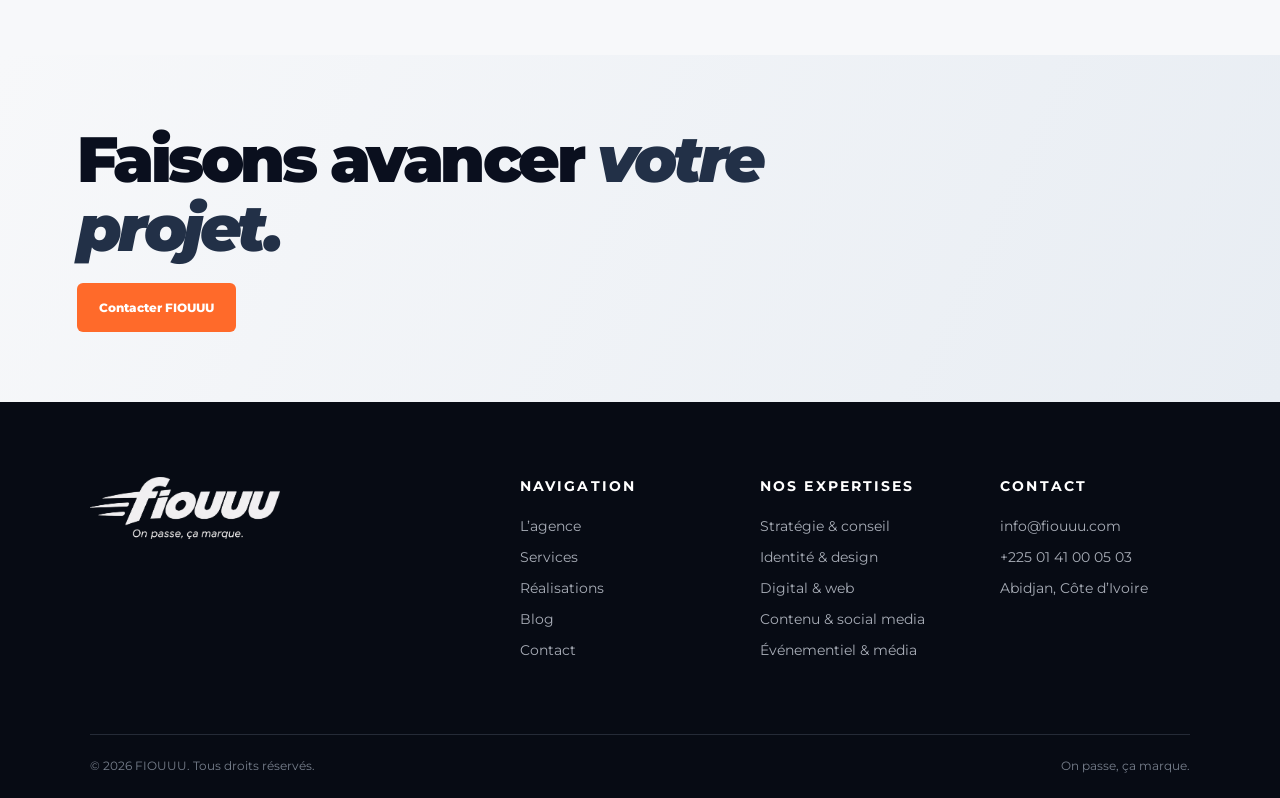
<file: blog/index.html>
<!doctype html><html lang="fr"><head><meta charset="utf-8"><meta name="viewport" content="width=device-width,initial-scale=1"><title>Blog communication, marketing digital et SEO à Abidjan | FIOUUU</title><meta name="description" content="Le journal FIOUUU : conseils pratiques pour les entreprises en Côte d’Ivoire sur le web, les boutiques WhatsApp, le branding et le référencement IA."><link rel="canonical" href="https://fiouuu.com/blog/"><meta name="robots" content="index, follow, max-image-preview:large"><meta name="theme-color" content="#0a0f1e"><link rel="icon" href="/assets/fiou-logo.png" type="image/png"><meta property="og:type" content="website"><meta property="og:site_name" content="FIOUUU"><meta property="og:locale" content="fr_CI"><meta property="og:title" content="Blog communication, marketing digital et SEO à Abidjan"><meta property="og:description" content="Le journal FIOUUU : conseils pratiques pour les entreprises en Côte d’Ivoire sur le web, les boutiques WhatsApp, le branding et le référencement IA."><meta property="og:url" content="https://fiouuu.com/blog/"><meta property="og:image" content="https://fiouuu.com/assets/creation-digitale.webp"><meta name="twitter:card" content="summary_large_image"><meta name="twitter:title" content="Blog communication, marketing digital et SEO à Abidjan"><meta name="twitter:description" content="Le journal FIOUUU : conseils pratiques pour les entreprises en Côte d’Ivoire sur le web, les boutiques WhatsApp, le branding et le référencement IA."><meta name="twitter:image" content="https://fiouuu.com/assets/creation-digitale.webp"><script type="application/ld+json">{"@context":"https://schema.org","@graph":[{"@type":"Organization","@id":"https://fiouuu.com/#agence","name":"FIOUUU","url":"https://fiouuu.com/","logo":{"@type":"ImageObject","url":"https://fiouuu.com/assets/fiou-logo.png"}},{"@type":"CollectionPage","@id":"https://fiouuu.com/blog/#page","url":"https://fiouuu.com/blog/","name":"Le journal FIOUUU","isPartOf":{"@id":"https://fiouuu.com/#website"},"mainEntity":{"@type":"ItemList","itemListElement":[{"@type":"ListItem","position":1,"url":"https://fiouuu.com/blog/referencer-entreprise-chatgpt/"},{"@type":"ListItem","position":2,"url":"https://fiouuu.com/blog/prix-site-internet-cote-divoire/"},{"@type":"ListItem","position":3,"url":"https://fiouuu.com/blog/creer-boutique-whatsapp/"},{"@type":"ListItem","position":4,"url":"https://fiouuu.com/blog/identite-visuelle-entreprise/"}]}}]}</script><link rel="preconnect" href="https://fonts.googleapis.com"><link rel="preconnect" href="https://fonts.gstatic.com" crossorigin><link href="https://fonts.googleapis.com/css2?family=Montserrat:ital,wght@0,400;0,500;0,600;0,700;0,800;0,900;1,700;1,800;1,900&display=swap" rel="stylesheet"><link rel="stylesheet" href="/styles.css"><link rel="stylesheet" href="/refinement.css"><link rel="stylesheet" href="/services.css"><link rel="stylesheet" href="/blog.css"><noscript><style>.service-page .nav nav{display:flex;gap:8px;flex-wrap:wrap}.service-page .menu{display:none}</style></noscript></head><body class="service-page"><header class="nav"><a class="brand" href="/" aria-label="Retour à l’accueil FIOUUU"><img src="/assets/fiou-logo.png" alt="FIOUUU — On passe, ça marque."></a><nav aria-label="Navigation principale" id="main-nav"><a href="/#expertise">Expertise</a><a href="/#services">Services</a><a href="/#methode">Méthode</a><a href="/#realisations">Réalisations</a></nav><a class="pill pill-small" href="/#contact">Parlons de votre projet</a><button class="menu" aria-label="Ouvrir le menu" aria-controls="main-nav" aria-expanded="false"><i></i><i></i></button></header><main><div class="svc-wrap"><nav class="svc-breadcrumb" aria-label="Fil d’Ariane"><a href="/">Accueil</a><span aria-hidden="true">/</span><span aria-current="page">Blog</span></nav><header class="blog-heading"><p class="svc-eyebrow">Le journal FIOUUU</p><h1>Des idées.<br><em>Des réponses.</em></h1><p class="svc-lead">Conseils pratiques en communication, création web, commerce digital et visibilité sur les moteurs et les intelligences artificielles.</p></header><div class="blog-list"><article class="blog-card"><a href="/blog/referencer-entreprise-chatgpt/" aria-label="Comment référencer son entreprise sur ChatGPT ?"><img src="/assets/creation-digitale.webp" alt="Concept FIOUUU de présence digitale sur ordinateur et mobile" width="1536" height="1024" loading="lazy" decoding="async"></a><span class="blog-date">SEO &amp; GEO · 27 novembre 2026</span><h2><a href="/blog/referencer-entreprise-chatgpt/">Comment référencer son entreprise sur ChatGPT ?</a></h2><p>Les étapes pour améliorer la visibilité de votre entreprise sur ChatGPT : accessibilité, contenus utiles, référencement local et mesure.</p><a class="blog-more" href="/blog/referencer-entreprise-chatgpt/">Lire l’article</a></article><article class="blog-card"><a href="/blog/prix-site-internet-cote-divoire/" aria-label="Combien coûte un site internet en Côte d’Ivoire ?"><img src="/assets/service-digital.webp" alt="Concept de site web et tableau de bord sur plusieurs écrans" width="1536" height="1024" loading="lazy" decoding="async"></a><span class="blog-date">Création web · 27 novembre 2026</span><h2><a href="/blog/prix-site-internet-cote-divoire/">Combien coûte un site internet en Côte d’Ivoire ?</a></h2><p>Comprendre les facteurs de prix d’un site vitrine, d’une boutique en ligne ou d’une application en Côte d’Ivoire et préparer un devis.</p><a class="blog-more" href="/blog/prix-site-internet-cote-divoire/">Lire l’article</a></article><article class="blog-card"><a href="/blog/creer-boutique-whatsapp/" aria-label="Comment créer une boutique en ligne avec commandes WhatsApp ?"><img src="/assets/creation-digitale.webp" alt="Concept de boutique numérique sur ordinateur et smartphone" width="1536" height="1024" loading="lazy" decoding="async"></a><span class="blog-date">E-commerce · 27 novembre 2026</span><h2><a href="/blog/creer-boutique-whatsapp/">Comment créer une boutique en ligne avec commandes WhatsApp ?</a></h2><p>Organiser un catalogue, un panier et un parcours de commande WhatsApp adapté au commerce en Côte d’Ivoire et en Afrique.</p><a class="blog-more" href="/blog/creer-boutique-whatsapp/">Lire l’article</a></article><article class="blog-card"><a href="/blog/identite-visuelle-entreprise/" aria-label="Pourquoi votre entreprise a besoin d’une identité visuelle cohérente"><img src="/assets/service-identite.webp" alt="Concept de charte graphique et supports de marque FIOUUU" width="1536" height="1024" loading="lazy" decoding="async"></a><span class="blog-date">Branding · 27 novembre 2026</span><h2><a href="/blog/identite-visuelle-entreprise/">Pourquoi votre entreprise a besoin d’une identité visuelle cohérente</a></h2><p>Comprendre les éléments d’une identité visuelle professionnelle et préparer la création de votre marque.</p><a class="blog-more" href="/blog/identite-visuelle-entreprise/">Lire l’article</a></article></div></div><section class="svc-contact"><div class="svc-wrap"><h2 class="svc-title">Faisons avancer <em>votre projet.</em></h2><a class="pill" href="/#contact">Contacter FIOUUU</a></div></section></main><footer><div class="footer-main"><a href="/"><img src="/assets/fiou-logo-white.png" alt="FIOUUU"></a><div><b>Navigation</b><a href="/#expertise">L’agence</a><a href="/#services">Services</a><a href="/#realisations">Réalisations</a><a href="/blog/">Blog</a><a href="/#contact">Contact</a></div><div><b>Nos expertises</b><a href="/services/strategie-conseil/">Stratégie &amp; conseil</a><a href="/services/identite-design/">Identité &amp; design</a><a href="/services/digital-web/">Digital &amp; web</a><a href="/services/contenu-social-media/">Contenu &amp; social media</a><a href="/services/evenementiel-media/">Événementiel &amp; média</a></div><div><b>Contact</b><a href="mailto:info@fiouuu.com">info@fiouuu.com</a><a href="tel:+2250141000503">+225 01 41 00 05 03</a><span>Abidjan, Côte d’Ivoire</span></div></div><div class="footer-bottom"><span>© 2026 FIOUUU. Tous droits réservés.</span><span>On passe, ça marque.</span></div></footer><script>const menu=document.querySelector('.menu'),nav=document.querySelector('.nav');menu.addEventListener('click',()=>{const open=nav.classList.toggle('open');menu.setAttribute('aria-expanded',String(open));menu.setAttribute('aria-label',open?'Fermer le menu':'Ouvrir le menu')});nav.querySelectorAll('a').forEach(a=>a.addEventListener('click',()=>{nav.classList.remove('open');menu.setAttribute('aria-expanded','false')}));</script></body></html>
</file>
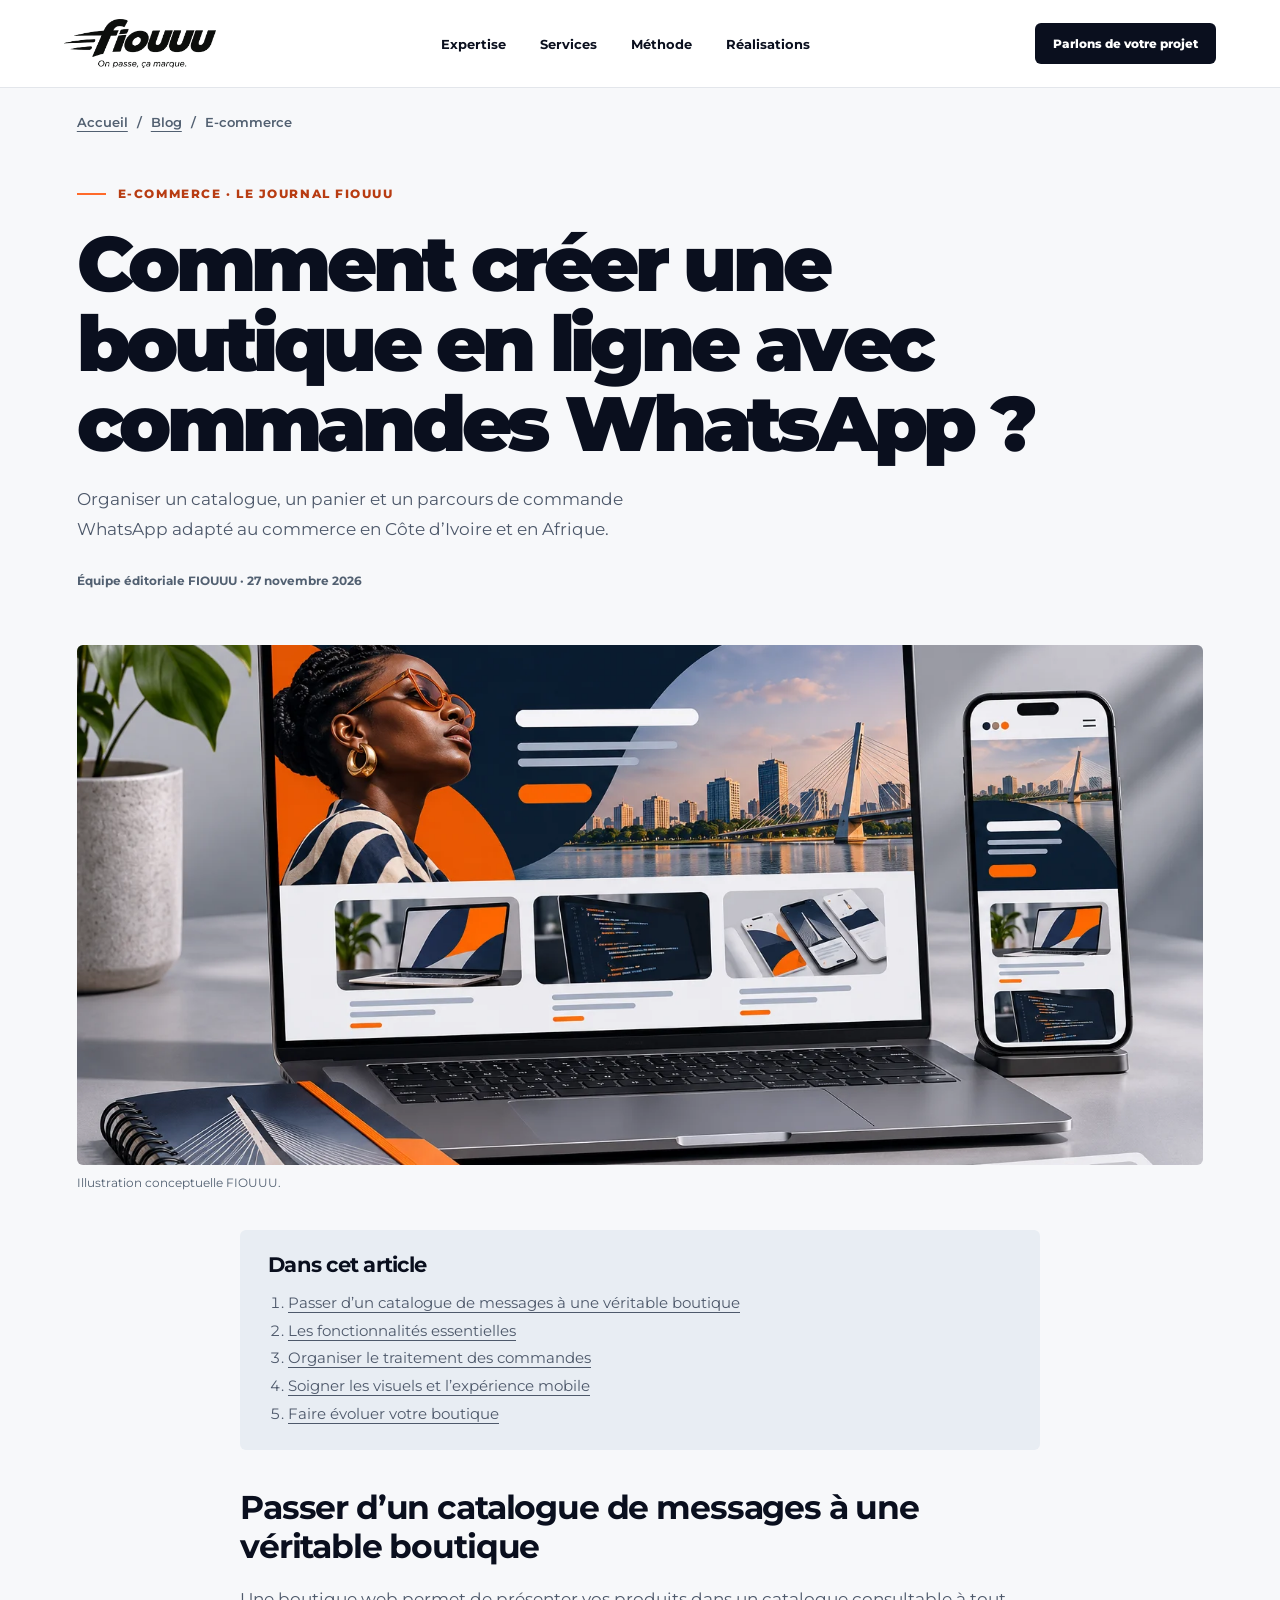
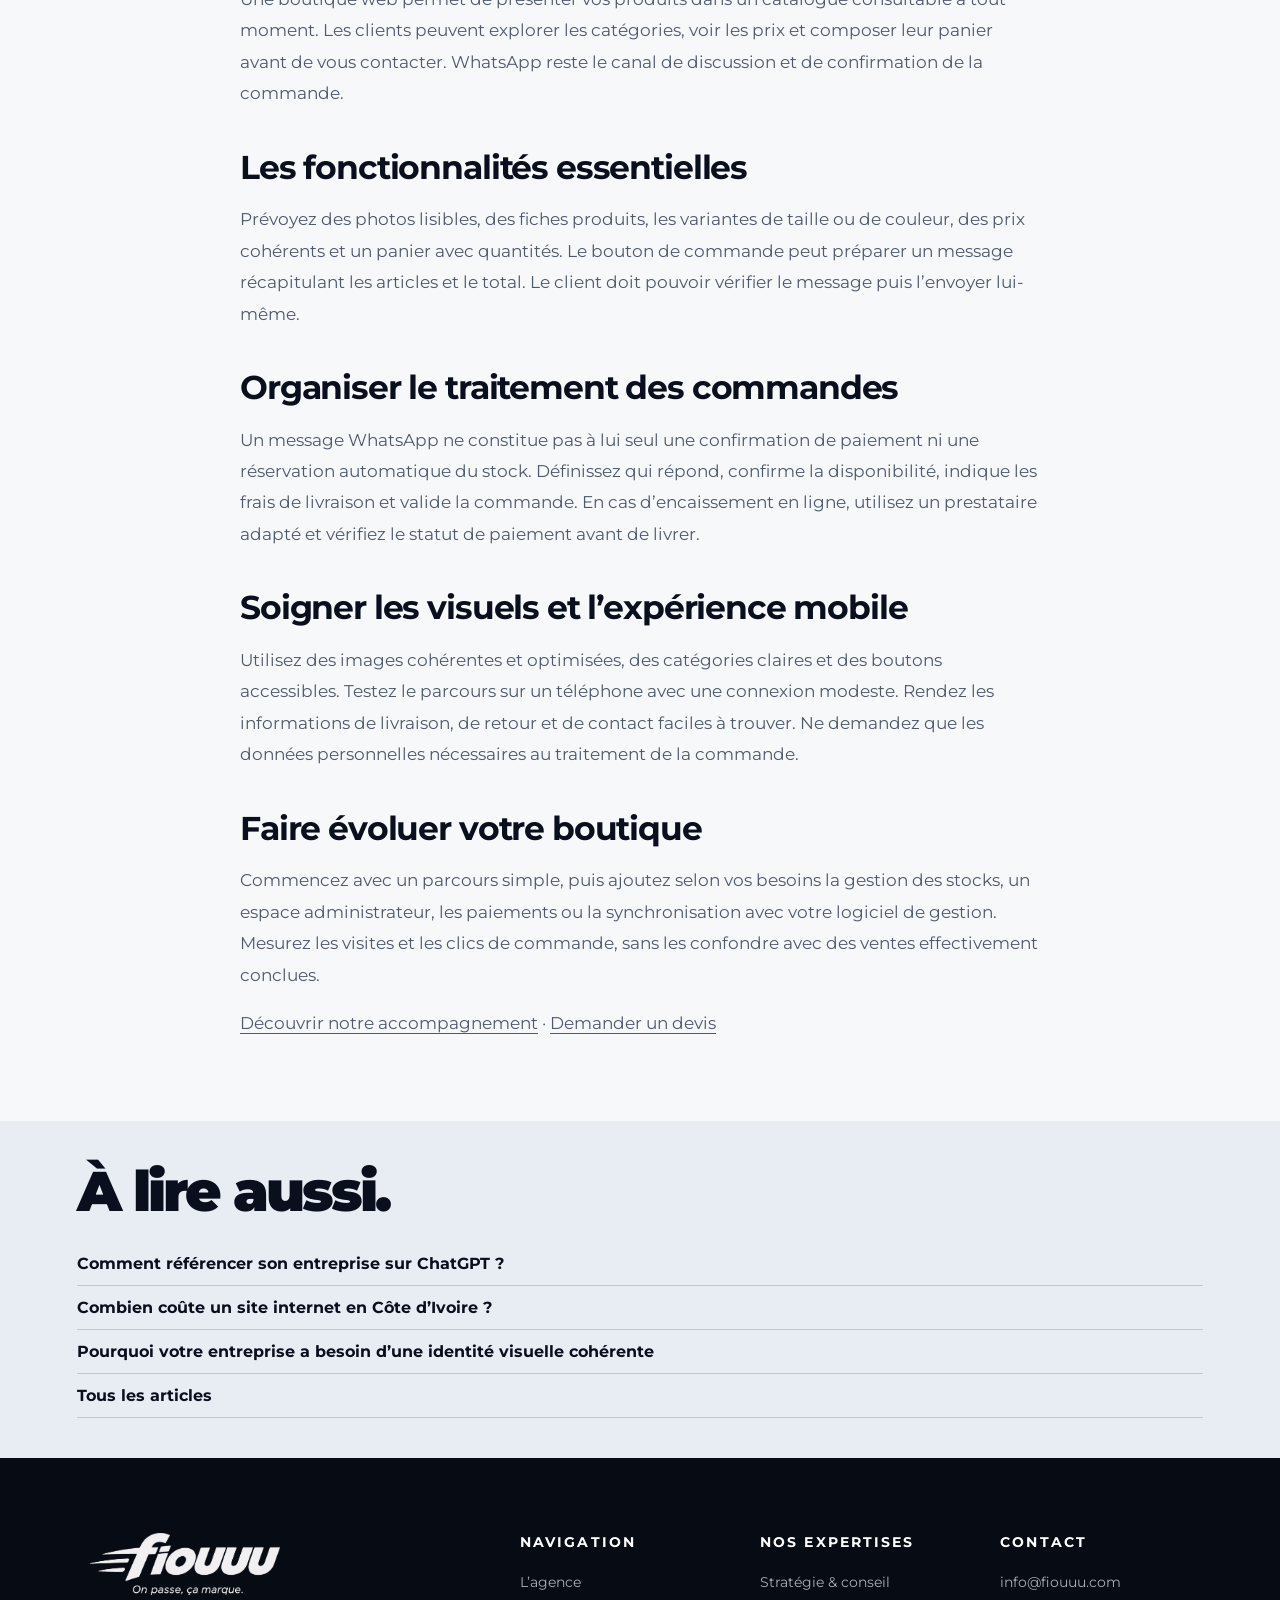
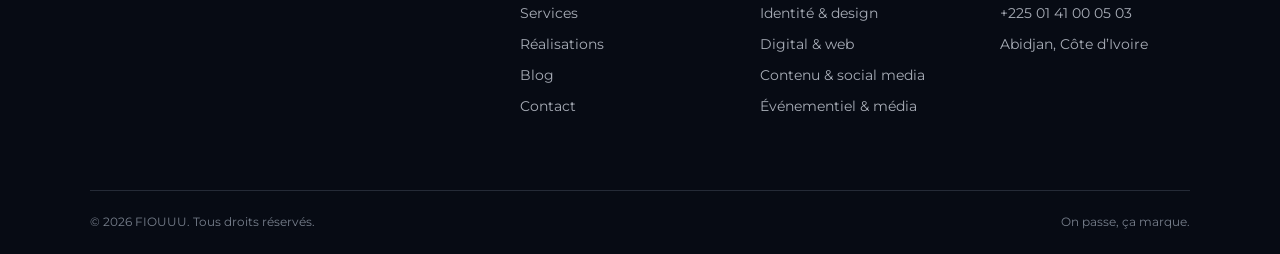
<file: blog/creer-boutique-whatsapp/index.html>
<!doctype html><html lang="fr"><head><meta charset="utf-8"><meta name="viewport" content="width=device-width,initial-scale=1"><title>Comment créer une boutique en ligne avec commandes WhatsApp ? | FIOUUU</title><meta name="description" content="Organiser un catalogue, un panier et un parcours de commande WhatsApp adapté au commerce en Côte d’Ivoire et en Afrique."><link rel="canonical" href="https://fiouuu.com/blog/creer-boutique-whatsapp/"><meta name="robots" content="index, follow, max-image-preview:large"><meta name="theme-color" content="#0a0f1e"><link rel="icon" href="/assets/fiou-logo.png" type="image/png"><meta property="og:type" content="article"><meta property="og:site_name" content="FIOUUU"><meta property="og:locale" content="fr_CI"><meta property="og:title" content="Comment créer une boutique en ligne avec commandes WhatsApp ?"><meta property="og:description" content="Organiser un catalogue, un panier et un parcours de commande WhatsApp adapté au commerce en Côte d’Ivoire et en Afrique."><meta property="og:url" content="https://fiouuu.com/blog/creer-boutique-whatsapp/"><meta property="og:image" content="https://fiouuu.com/assets/creation-digitale.webp"><meta name="twitter:card" content="summary_large_image"><meta name="twitter:title" content="Comment créer une boutique en ligne avec commandes WhatsApp ?"><meta name="twitter:description" content="Organiser un catalogue, un panier et un parcours de commande WhatsApp adapté au commerce en Côte d’Ivoire et en Afrique."><meta name="twitter:image" content="https://fiouuu.com/assets/creation-digitale.webp"><script type="application/ld+json">{"@context":"https://schema.org","@graph":[{"@type":"Organization","@id":"https://fiouuu.com/#agence","name":"FIOUUU","url":"https://fiouuu.com/","logo":{"@type":"ImageObject","url":"https://fiouuu.com/assets/fiou-logo.png"}},{"@type":"BlogPosting","@id":"https://fiouuu.com/blog/creer-boutique-whatsapp/#article","headline":"Comment créer une boutique en ligne avec commandes WhatsApp ?","description":"Organiser un catalogue, un panier et un parcours de commande WhatsApp adapté au commerce en Côte d’Ivoire et en Afrique.","image":"https://fiouuu.com/assets/creation-digitale.webp","inLanguage":"fr","datePublished":"2026-11-27","author":{"@id":"https://fiouuu.com/#agence"},"publisher":{"@id":"https://fiouuu.com/#agence"},"mainEntityOfPage":"https://fiouuu.com/blog/creer-boutique-whatsapp/"},{"@type":"BreadcrumbList","itemListElement":[{"@type":"ListItem","position":1,"name":"Accueil","item":"https://fiouuu.com/"},{"@type":"ListItem","position":2,"name":"Blog","item":"https://fiouuu.com/blog/"},{"@type":"ListItem","position":3,"name":"Comment créer une boutique en ligne avec commandes WhatsApp ?","item":"https://fiouuu.com/blog/creer-boutique-whatsapp/"}]}]}</script><link rel="preconnect" href="https://fonts.googleapis.com"><link rel="preconnect" href="https://fonts.gstatic.com" crossorigin><link href="https://fonts.googleapis.com/css2?family=Montserrat:ital,wght@0,400;0,500;0,600;0,700;0,800;0,900;1,700;1,800;1,900&display=swap" rel="stylesheet"><link rel="stylesheet" href="/styles.css"><link rel="stylesheet" href="/refinement.css"><link rel="stylesheet" href="/services.css"><link rel="stylesheet" href="/blog.css"><noscript><style>.service-page .nav nav{display:flex;gap:8px;flex-wrap:wrap}.service-page .menu{display:none}</style></noscript></head><body class="service-page"><header class="nav"><a class="brand" href="/" aria-label="Retour à l’accueil FIOUUU"><img src="/assets/fiou-logo.png" alt="FIOUUU — On passe, ça marque."></a><nav aria-label="Navigation principale" id="main-nav"><a href="/#expertise">Expertise</a><a href="/#services">Services</a><a href="/#methode">Méthode</a><a href="/#realisations">Réalisations</a></nav><a class="pill pill-small" href="/#contact">Parlons de votre projet</a><button class="menu" aria-label="Ouvrir le menu" aria-controls="main-nav" aria-expanded="false"><i></i><i></i></button></header><main><div class="svc-wrap"><nav class="svc-breadcrumb" aria-label="Fil d’Ariane"><a href="/">Accueil</a><span aria-hidden="true">/</span><a href="/blog/">Blog</a><span aria-hidden="true">/</span><span aria-current="page">E-commerce</span></nav><header class="blog-heading"><p class="svc-eyebrow">E-commerce · Le journal FIOUUU</p><h1>Comment créer une boutique en ligne avec commandes WhatsApp ?</h1><p class="svc-lead">Organiser un catalogue, un panier et un parcours de commande WhatsApp adapté au commerce en Côte d’Ivoire et en Afrique.</p><p class="blog-date">Équipe éditoriale FIOUUU · <time datetime="2026-11-27">27 novembre 2026</time></p></header><figure class="blog-cover"><img src="/assets/creation-digitale.webp" alt="Concept de boutique numérique sur ordinateur et smartphone" width="1536" height="1024" fetchpriority="high" decoding="async"><figcaption>Illustration conceptuelle FIOUUU.</figcaption></figure><article class="blog-body"><nav class="blog-toc" aria-label="Sommaire"><h2>Dans cet article</h2><ol><li><a href="#partie-1">Passer d’un catalogue de messages à une véritable boutique</a></li><li><a href="#partie-2">Les fonctionnalités essentielles</a></li><li><a href="#partie-3">Organiser le traitement des commandes</a></li><li><a href="#partie-4">Soigner les visuels et l’expérience mobile</a></li><li><a href="#partie-5">Faire évoluer votre boutique</a></li></ol></nav><section id="partie-1"><h2>Passer d’un catalogue de messages à une véritable boutique</h2><p>Une boutique web permet de présenter vos produits dans un catalogue consultable à tout moment. Les clients peuvent explorer les catégories, voir les prix et composer leur panier avant de vous contacter. WhatsApp reste le canal de discussion et de confirmation de la commande.</p></section><section id="partie-2"><h2>Les fonctionnalités essentielles</h2><p>Prévoyez des photos lisibles, des fiches produits, les variantes de taille ou de couleur, des prix cohérents et un panier avec quantités. Le bouton de commande peut préparer un message récapitulant les articles et le total. Le client doit pouvoir vérifier le message puis l’envoyer lui-même.</p></section><section id="partie-3"><h2>Organiser le traitement des commandes</h2><p>Un message WhatsApp ne constitue pas à lui seul une confirmation de paiement ni une réservation automatique du stock. Définissez qui répond, confirme la disponibilité, indique les frais de livraison et valide la commande. En cas d’encaissement en ligne, utilisez un prestataire adapté et vérifiez le statut de paiement avant de livrer.</p></section><section id="partie-4"><h2>Soigner les visuels et l’expérience mobile</h2><p>Utilisez des images cohérentes et optimisées, des catégories claires et des boutons accessibles. Testez le parcours sur un téléphone avec une connexion modeste. Rendez les informations de livraison, de retour et de contact faciles à trouver. Ne demandez que les données personnelles nécessaires au traitement de la commande.</p></section><section id="partie-5"><h2>Faire évoluer votre boutique</h2><p>Commencez avec un parcours simple, puis ajoutez selon vos besoins la gestion des stocks, un espace administrateur, les paiements ou la synchronisation avec votre logiciel de gestion. Mesurez les visites et les clics de commande, sans les confondre avec des ventes effectivement conclues.</p></section><p><a href="/services/digital-web/">Découvrir notre accompagnement</a> · <a href="/#contact">Demander un devis</a></p></article></div><section class="blog-related"><div class="svc-wrap"><h2 class="svc-title">À lire aussi.</h2><a href="/blog/referencer-entreprise-chatgpt/">Comment référencer son entreprise sur ChatGPT ?</a><a href="/blog/prix-site-internet-cote-divoire/">Combien coûte un site internet en Côte d’Ivoire ?</a><a href="/blog/identite-visuelle-entreprise/">Pourquoi votre entreprise a besoin d’une identité visuelle cohérente</a><a href="/blog/">Tous les articles</a></div></section></main><footer><div class="footer-main"><a href="/"><img src="/assets/fiou-logo-white.png" alt="FIOUUU"></a><div><b>Navigation</b><a href="/#expertise">L’agence</a><a href="/#services">Services</a><a href="/#realisations">Réalisations</a><a href="/blog/">Blog</a><a href="/#contact">Contact</a></div><div><b>Nos expertises</b><a href="/services/strategie-conseil/">Stratégie &amp; conseil</a><a href="/services/identite-design/">Identité &amp; design</a><a href="/services/digital-web/">Digital &amp; web</a><a href="/services/contenu-social-media/">Contenu &amp; social media</a><a href="/services/evenementiel-media/">Événementiel &amp; média</a></div><div><b>Contact</b><a href="mailto:info@fiouuu.com">info@fiouuu.com</a><a href="tel:+2250141000503">+225 01 41 00 05 03</a><span>Abidjan, Côte d’Ivoire</span></div></div><div class="footer-bottom"><span>© 2026 FIOUUU. Tous droits réservés.</span><span>On passe, ça marque.</span></div></footer><script>const menu=document.querySelector('.menu'),nav=document.querySelector('.nav');menu.addEventListener('click',()=>{const open=nav.classList.toggle('open');menu.setAttribute('aria-expanded',String(open));menu.setAttribute('aria-label',open?'Fermer le menu':'Ouvrir le menu')});nav.querySelectorAll('a').forEach(a=>a.addEventListener('click',()=>{nav.classList.remove('open');menu.setAttribute('aria-expanded','false')}));</script></body></html>
</file>
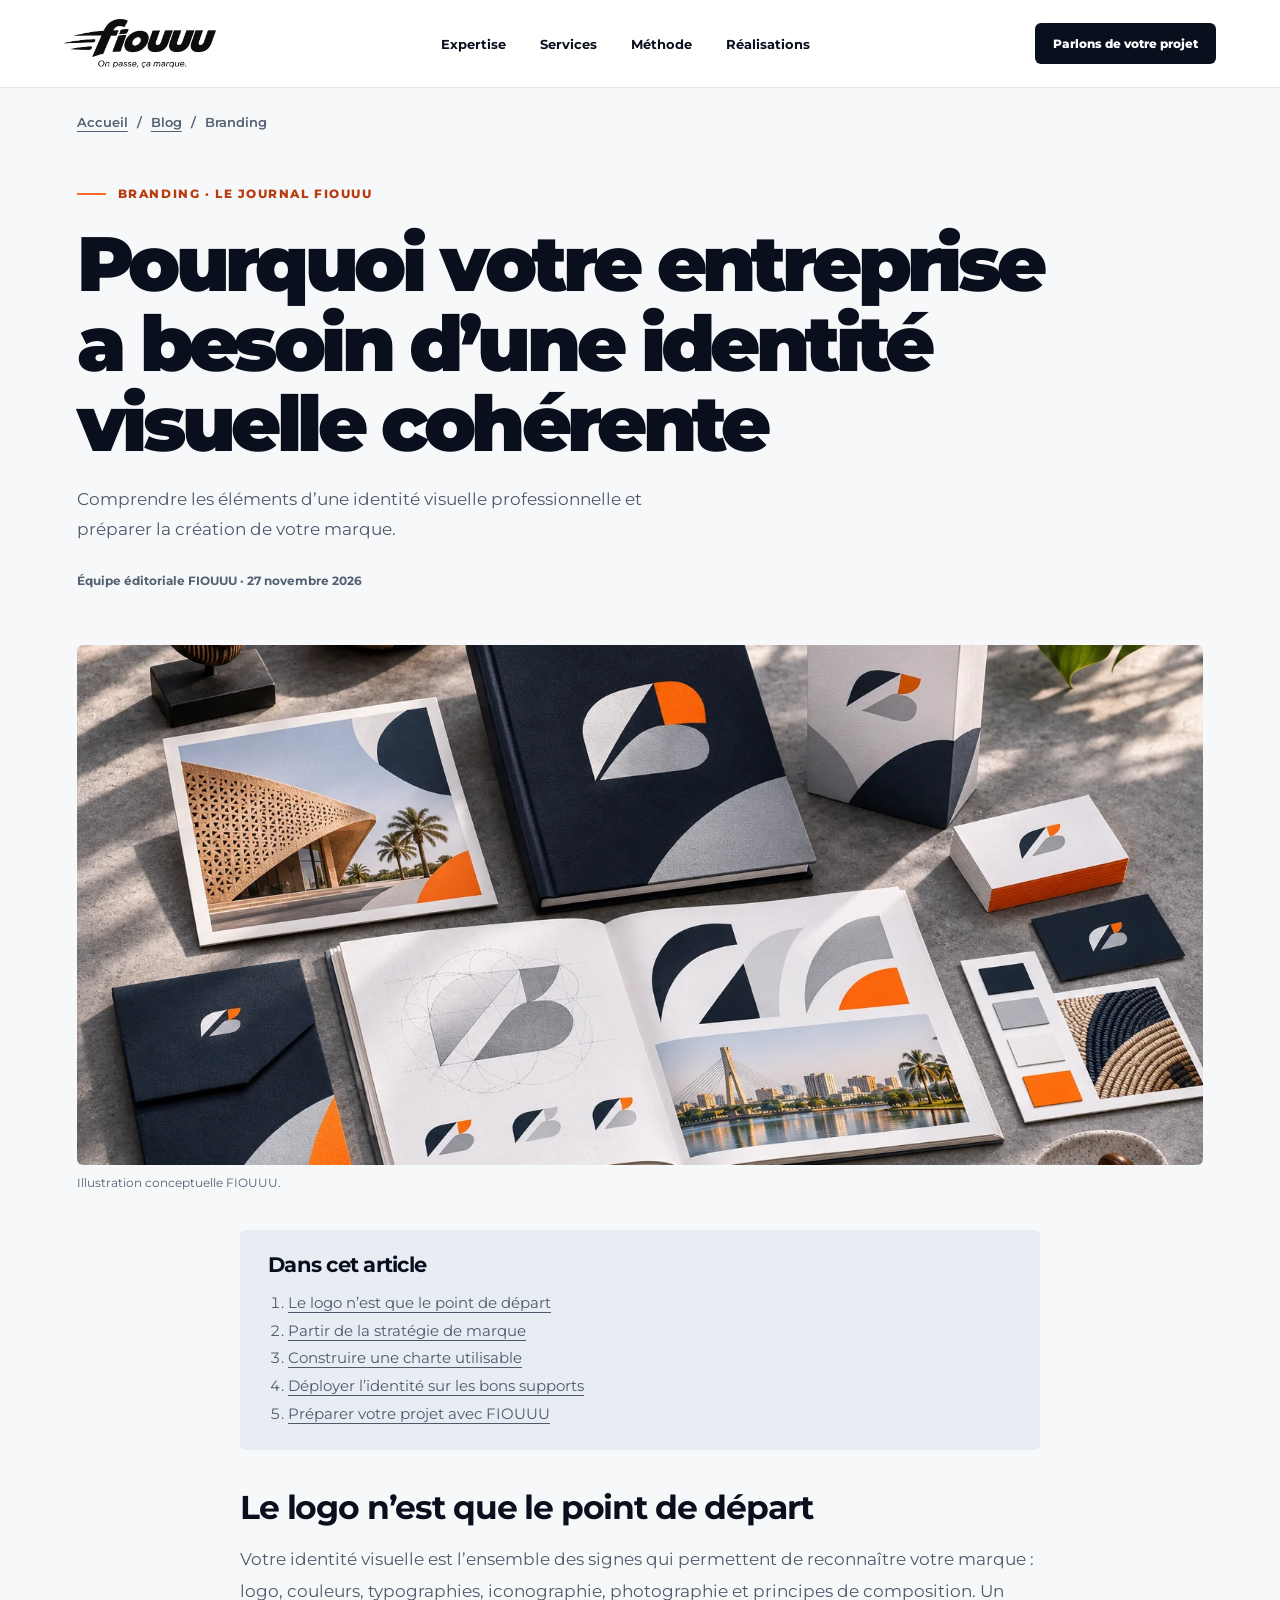
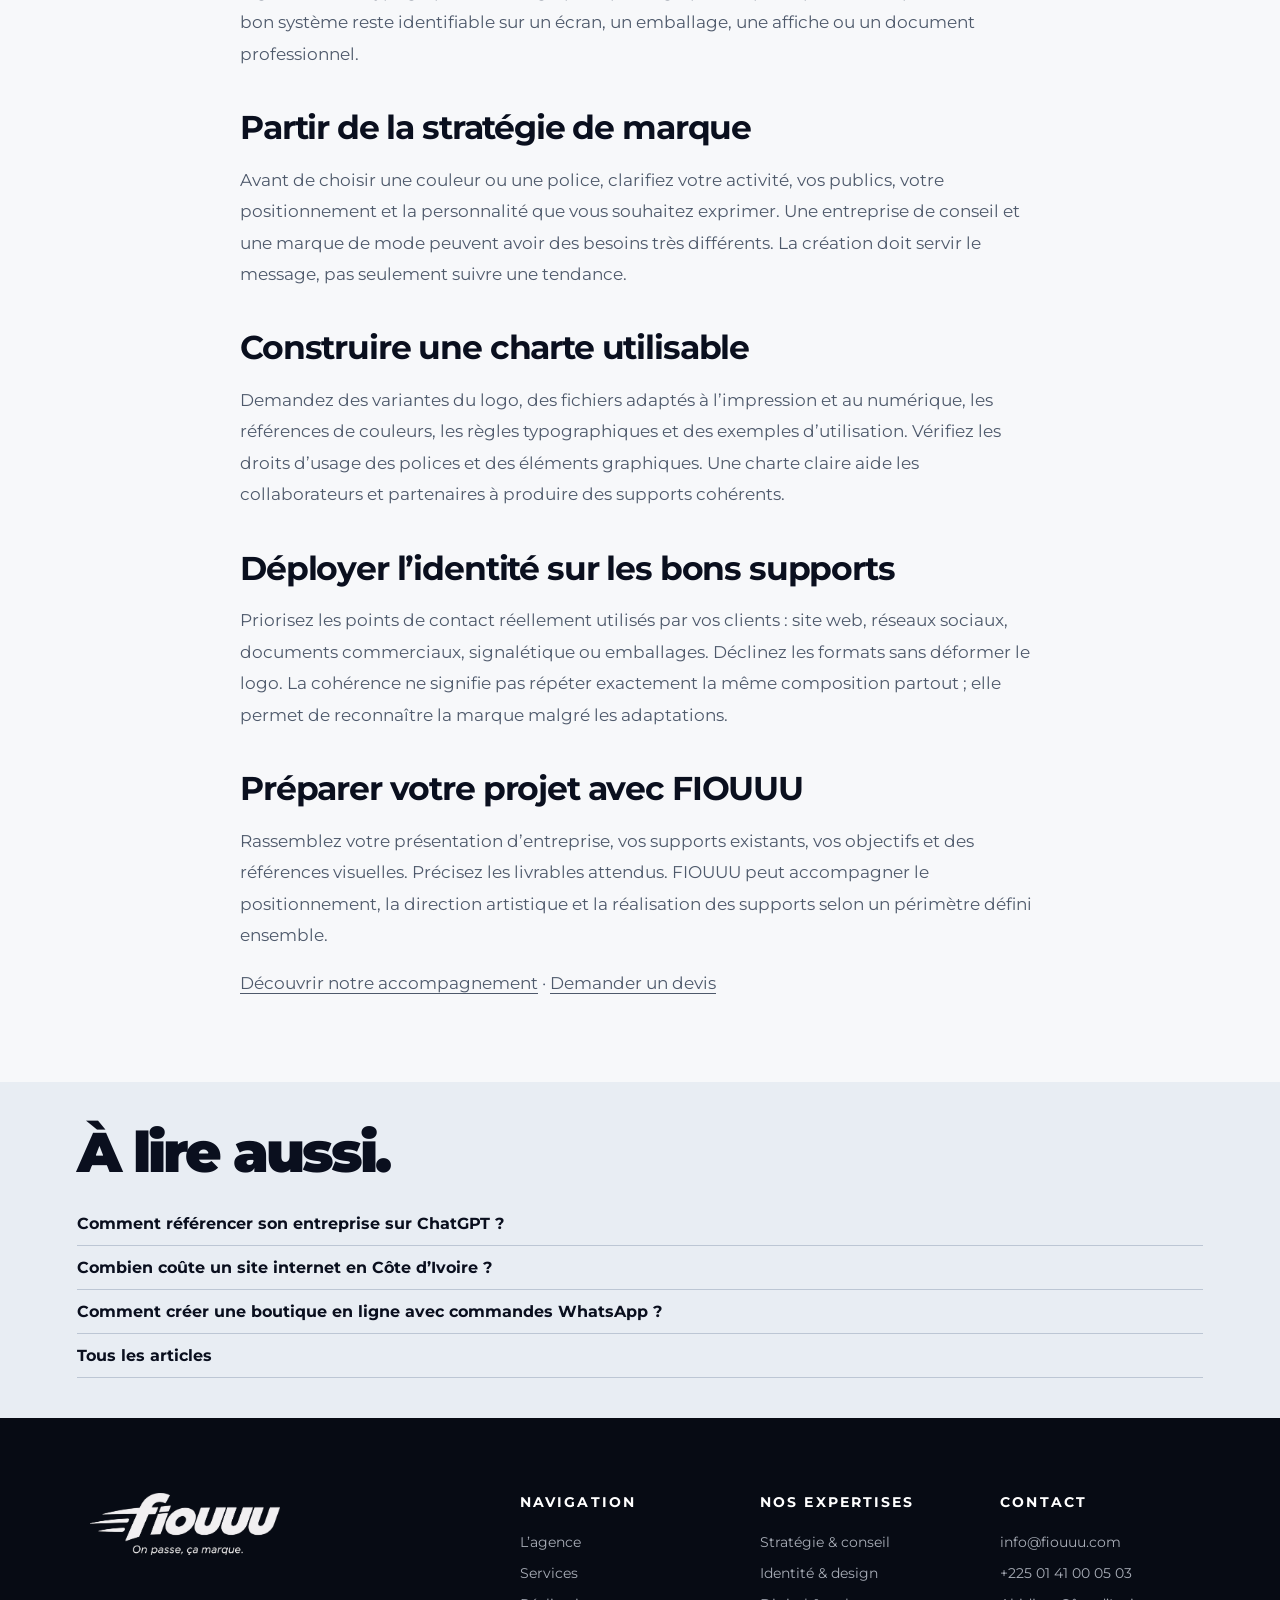
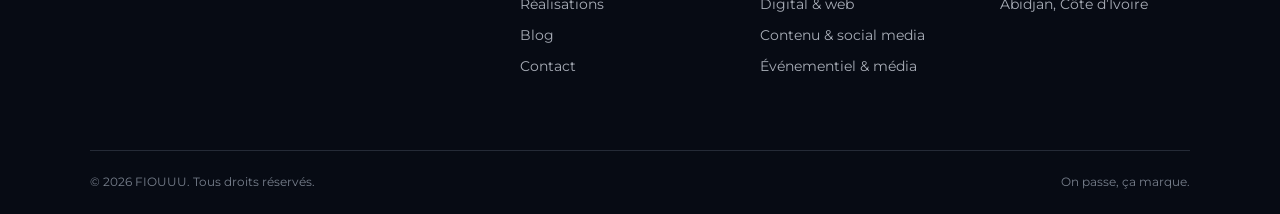
<file: blog/identite-visuelle-entreprise/index.html>
<!doctype html><html lang="fr"><head><meta charset="utf-8"><meta name="viewport" content="width=device-width,initial-scale=1"><title>Pourquoi votre entreprise a besoin d’une identité visuelle cohérente | FIOUUU</title><meta name="description" content="Comprendre les éléments d’une identité visuelle professionnelle et préparer la création de votre marque."><link rel="canonical" href="https://fiouuu.com/blog/identite-visuelle-entreprise/"><meta name="robots" content="index, follow, max-image-preview:large"><meta name="theme-color" content="#0a0f1e"><link rel="icon" href="/assets/fiou-logo.png" type="image/png"><meta property="og:type" content="article"><meta property="og:site_name" content="FIOUUU"><meta property="og:locale" content="fr_CI"><meta property="og:title" content="Pourquoi votre entreprise a besoin d’une identité visuelle cohérente"><meta property="og:description" content="Comprendre les éléments d’une identité visuelle professionnelle et préparer la création de votre marque."><meta property="og:url" content="https://fiouuu.com/blog/identite-visuelle-entreprise/"><meta property="og:image" content="https://fiouuu.com/assets/service-identite.webp"><meta name="twitter:card" content="summary_large_image"><meta name="twitter:title" content="Pourquoi votre entreprise a besoin d’une identité visuelle cohérente"><meta name="twitter:description" content="Comprendre les éléments d’une identité visuelle professionnelle et préparer la création de votre marque."><meta name="twitter:image" content="https://fiouuu.com/assets/service-identite.webp"><script type="application/ld+json">{"@context":"https://schema.org","@graph":[{"@type":"Organization","@id":"https://fiouuu.com/#agence","name":"FIOUUU","url":"https://fiouuu.com/","logo":{"@type":"ImageObject","url":"https://fiouuu.com/assets/fiou-logo.png"}},{"@type":"BlogPosting","@id":"https://fiouuu.com/blog/identite-visuelle-entreprise/#article","headline":"Pourquoi votre entreprise a besoin d’une identité visuelle cohérente","description":"Comprendre les éléments d’une identité visuelle professionnelle et préparer la création de votre marque.","image":"https://fiouuu.com/assets/service-identite.webp","inLanguage":"fr","datePublished":"2026-11-27","author":{"@id":"https://fiouuu.com/#agence"},"publisher":{"@id":"https://fiouuu.com/#agence"},"mainEntityOfPage":"https://fiouuu.com/blog/identite-visuelle-entreprise/"},{"@type":"BreadcrumbList","itemListElement":[{"@type":"ListItem","position":1,"name":"Accueil","item":"https://fiouuu.com/"},{"@type":"ListItem","position":2,"name":"Blog","item":"https://fiouuu.com/blog/"},{"@type":"ListItem","position":3,"name":"Pourquoi votre entreprise a besoin d’une identité visuelle cohérente","item":"https://fiouuu.com/blog/identite-visuelle-entreprise/"}]}]}</script><link rel="preconnect" href="https://fonts.googleapis.com"><link rel="preconnect" href="https://fonts.gstatic.com" crossorigin><link href="https://fonts.googleapis.com/css2?family=Montserrat:ital,wght@0,400;0,500;0,600;0,700;0,800;0,900;1,700;1,800;1,900&display=swap" rel="stylesheet"><link rel="stylesheet" href="/styles.css"><link rel="stylesheet" href="/refinement.css"><link rel="stylesheet" href="/services.css"><link rel="stylesheet" href="/blog.css"><noscript><style>.service-page .nav nav{display:flex;gap:8px;flex-wrap:wrap}.service-page .menu{display:none}</style></noscript></head><body class="service-page"><header class="nav"><a class="brand" href="/" aria-label="Retour à l’accueil FIOUUU"><img src="/assets/fiou-logo.png" alt="FIOUUU — On passe, ça marque."></a><nav aria-label="Navigation principale" id="main-nav"><a href="/#expertise">Expertise</a><a href="/#services">Services</a><a href="/#methode">Méthode</a><a href="/#realisations">Réalisations</a></nav><a class="pill pill-small" href="/#contact">Parlons de votre projet</a><button class="menu" aria-label="Ouvrir le menu" aria-controls="main-nav" aria-expanded="false"><i></i><i></i></button></header><main><div class="svc-wrap"><nav class="svc-breadcrumb" aria-label="Fil d’Ariane"><a href="/">Accueil</a><span aria-hidden="true">/</span><a href="/blog/">Blog</a><span aria-hidden="true">/</span><span aria-current="page">Branding</span></nav><header class="blog-heading"><p class="svc-eyebrow">Branding · Le journal FIOUUU</p><h1>Pourquoi votre entreprise a besoin d’une identité visuelle cohérente</h1><p class="svc-lead">Comprendre les éléments d’une identité visuelle professionnelle et préparer la création de votre marque.</p><p class="blog-date">Équipe éditoriale FIOUUU · <time datetime="2026-11-27">27 novembre 2026</time></p></header><figure class="blog-cover"><img src="/assets/service-identite.webp" alt="Concept de charte graphique et supports de marque FIOUUU" width="1536" height="1024" fetchpriority="high" decoding="async"><figcaption>Illustration conceptuelle FIOUUU.</figcaption></figure><article class="blog-body"><nav class="blog-toc" aria-label="Sommaire"><h2>Dans cet article</h2><ol><li><a href="#partie-1">Le logo n’est que le point de départ</a></li><li><a href="#partie-2">Partir de la stratégie de marque</a></li><li><a href="#partie-3">Construire une charte utilisable</a></li><li><a href="#partie-4">Déployer l’identité sur les bons supports</a></li><li><a href="#partie-5">Préparer votre projet avec FIOUUU</a></li></ol></nav><section id="partie-1"><h2>Le logo n’est que le point de départ</h2><p>Votre identité visuelle est l’ensemble des signes qui permettent de reconnaître votre marque : logo, couleurs, typographies, iconographie, photographie et principes de composition. Un bon système reste identifiable sur un écran, un emballage, une affiche ou un document professionnel.</p></section><section id="partie-2"><h2>Partir de la stratégie de marque</h2><p>Avant de choisir une couleur ou une police, clarifiez votre activité, vos publics, votre positionnement et la personnalité que vous souhaitez exprimer. Une entreprise de conseil et une marque de mode peuvent avoir des besoins très différents. La création doit servir le message, pas seulement suivre une tendance.</p></section><section id="partie-3"><h2>Construire une charte utilisable</h2><p>Demandez des variantes du logo, des fichiers adaptés à l’impression et au numérique, les références de couleurs, les règles typographiques et des exemples d’utilisation. Vérifiez les droits d’usage des polices et des éléments graphiques. Une charte claire aide les collaborateurs et partenaires à produire des supports cohérents.</p></section><section id="partie-4"><h2>Déployer l’identité sur les bons supports</h2><p>Priorisez les points de contact réellement utilisés par vos clients : site web, réseaux sociaux, documents commerciaux, signalétique ou emballages. Déclinez les formats sans déformer le logo. La cohérence ne signifie pas répéter exactement la même composition partout ; elle permet de reconnaître la marque malgré les adaptations.</p></section><section id="partie-5"><h2>Préparer votre projet avec FIOUUU</h2><p>Rassemblez votre présentation d’entreprise, vos supports existants, vos objectifs et des références visuelles. Précisez les livrables attendus. FIOUUU peut accompagner le positionnement, la direction artistique et la réalisation des supports selon un périmètre défini ensemble.</p></section><p><a href="/services/identite-design/">Découvrir notre accompagnement</a> · <a href="/#contact">Demander un devis</a></p></article></div><section class="blog-related"><div class="svc-wrap"><h2 class="svc-title">À lire aussi.</h2><a href="/blog/referencer-entreprise-chatgpt/">Comment référencer son entreprise sur ChatGPT ?</a><a href="/blog/prix-site-internet-cote-divoire/">Combien coûte un site internet en Côte d’Ivoire ?</a><a href="/blog/creer-boutique-whatsapp/">Comment créer une boutique en ligne avec commandes WhatsApp ?</a><a href="/blog/">Tous les articles</a></div></section></main><footer><div class="footer-main"><a href="/"><img src="/assets/fiou-logo-white.png" alt="FIOUUU"></a><div><b>Navigation</b><a href="/#expertise">L’agence</a><a href="/#services">Services</a><a href="/#realisations">Réalisations</a><a href="/blog/">Blog</a><a href="/#contact">Contact</a></div><div><b>Nos expertises</b><a href="/services/strategie-conseil/">Stratégie &amp; conseil</a><a href="/services/identite-design/">Identité &amp; design</a><a href="/services/digital-web/">Digital &amp; web</a><a href="/services/contenu-social-media/">Contenu &amp; social media</a><a href="/services/evenementiel-media/">Événementiel &amp; média</a></div><div><b>Contact</b><a href="mailto:info@fiouuu.com">info@fiouuu.com</a><a href="tel:+2250141000503">+225 01 41 00 05 03</a><span>Abidjan, Côte d’Ivoire</span></div></div><div class="footer-bottom"><span>© 2026 FIOUUU. Tous droits réservés.</span><span>On passe, ça marque.</span></div></footer><script>const menu=document.querySelector('.menu'),nav=document.querySelector('.nav');menu.addEventListener('click',()=>{const open=nav.classList.toggle('open');menu.setAttribute('aria-expanded',String(open));menu.setAttribute('aria-label',open?'Fermer le menu':'Ouvrir le menu')});nav.querySelectorAll('a').forEach(a=>a.addEventListener('click',()=>{nav.classList.remove('open');menu.setAttribute('aria-expanded','false')}));</script></body></html>
</file>
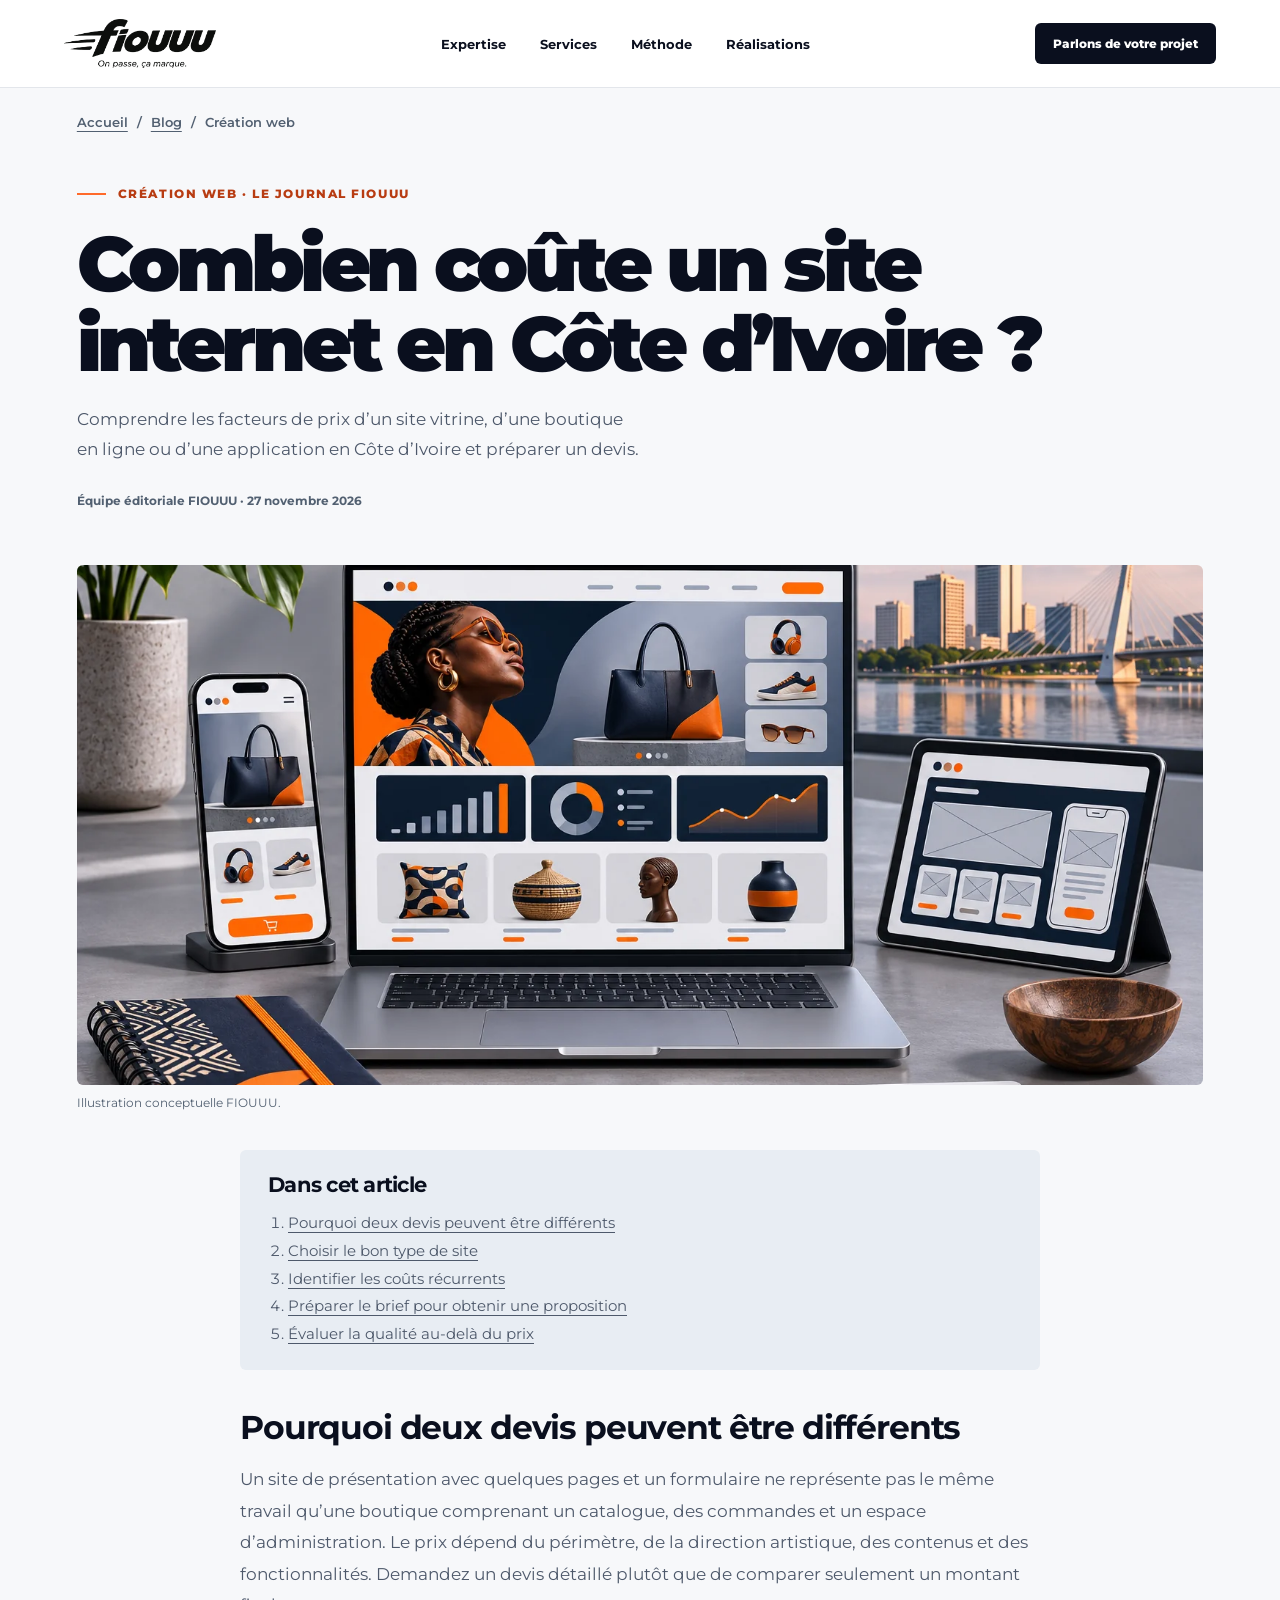
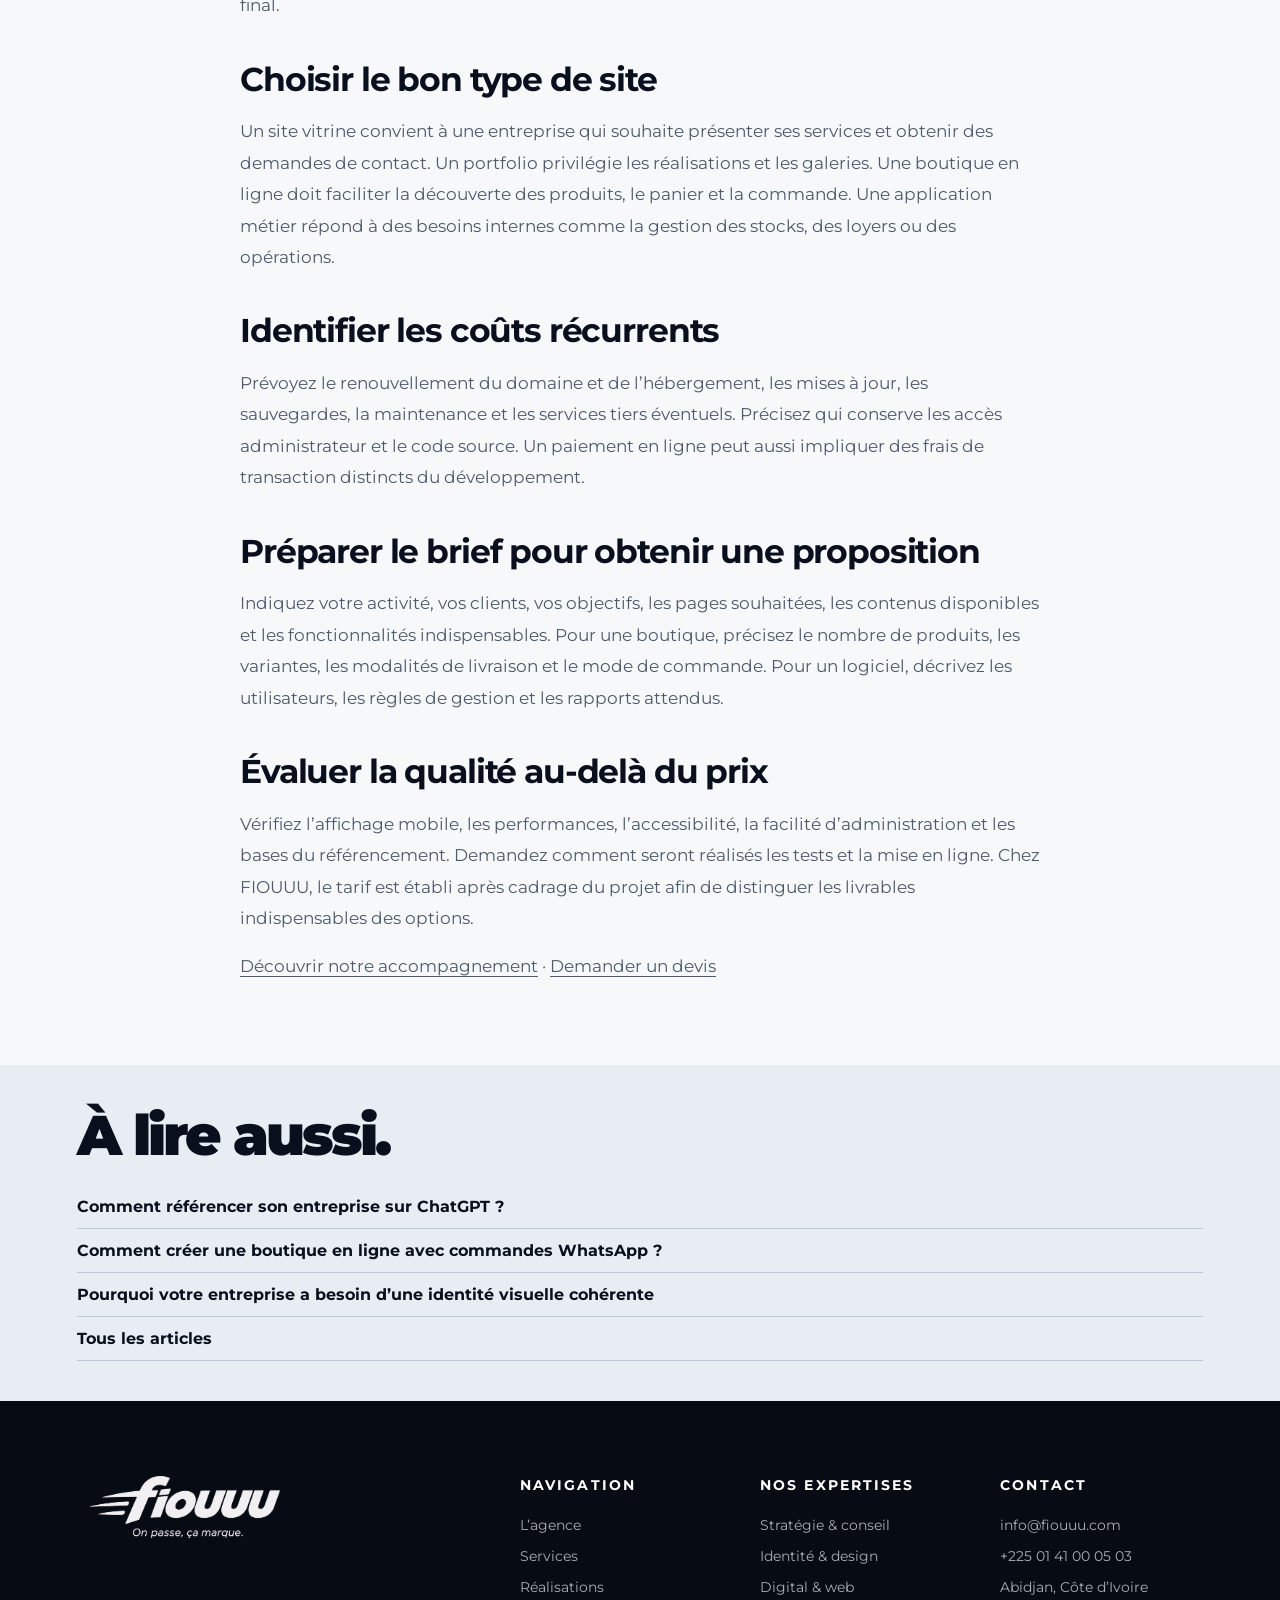
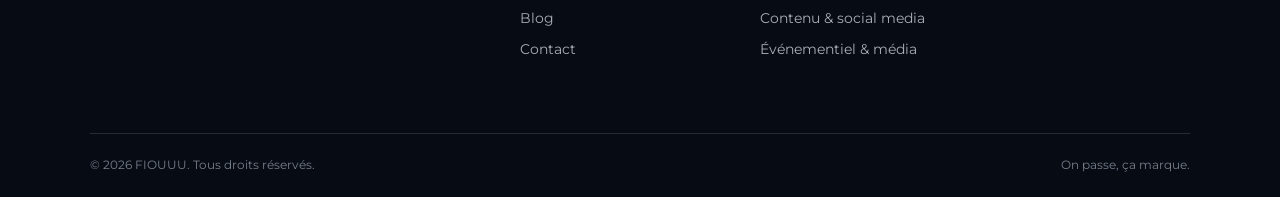
<file: blog/prix-site-internet-cote-divoire/index.html>
<!doctype html><html lang="fr"><head><meta charset="utf-8"><meta name="viewport" content="width=device-width,initial-scale=1"><title>Combien coûte un site internet en Côte d’Ivoire ? | FIOUUU</title><meta name="description" content="Comprendre les facteurs de prix d’un site vitrine, d’une boutique en ligne ou d’une application en Côte d’Ivoire et préparer un devis."><link rel="canonical" href="https://fiouuu.com/blog/prix-site-internet-cote-divoire/"><meta name="robots" content="index, follow, max-image-preview:large"><meta name="theme-color" content="#0a0f1e"><link rel="icon" href="/assets/fiou-logo.png" type="image/png"><meta property="og:type" content="article"><meta property="og:site_name" content="FIOUUU"><meta property="og:locale" content="fr_CI"><meta property="og:title" content="Combien coûte un site internet en Côte d’Ivoire ?"><meta property="og:description" content="Comprendre les facteurs de prix d’un site vitrine, d’une boutique en ligne ou d’une application en Côte d’Ivoire et préparer un devis."><meta property="og:url" content="https://fiouuu.com/blog/prix-site-internet-cote-divoire/"><meta property="og:image" content="https://fiouuu.com/assets/service-digital.webp"><meta name="twitter:card" content="summary_large_image"><meta name="twitter:title" content="Combien coûte un site internet en Côte d’Ivoire ?"><meta name="twitter:description" content="Comprendre les facteurs de prix d’un site vitrine, d’une boutique en ligne ou d’une application en Côte d’Ivoire et préparer un devis."><meta name="twitter:image" content="https://fiouuu.com/assets/service-digital.webp"><script type="application/ld+json">{"@context":"https://schema.org","@graph":[{"@type":"Organization","@id":"https://fiouuu.com/#agence","name":"FIOUUU","url":"https://fiouuu.com/","logo":{"@type":"ImageObject","url":"https://fiouuu.com/assets/fiou-logo.png"}},{"@type":"BlogPosting","@id":"https://fiouuu.com/blog/prix-site-internet-cote-divoire/#article","headline":"Combien coûte un site internet en Côte d’Ivoire ?","description":"Comprendre les facteurs de prix d’un site vitrine, d’une boutique en ligne ou d’une application en Côte d’Ivoire et préparer un devis.","image":"https://fiouuu.com/assets/service-digital.webp","inLanguage":"fr","datePublished":"2026-11-27","author":{"@id":"https://fiouuu.com/#agence"},"publisher":{"@id":"https://fiouuu.com/#agence"},"mainEntityOfPage":"https://fiouuu.com/blog/prix-site-internet-cote-divoire/"},{"@type":"BreadcrumbList","itemListElement":[{"@type":"ListItem","position":1,"name":"Accueil","item":"https://fiouuu.com/"},{"@type":"ListItem","position":2,"name":"Blog","item":"https://fiouuu.com/blog/"},{"@type":"ListItem","position":3,"name":"Combien coûte un site internet en Côte d’Ivoire ?","item":"https://fiouuu.com/blog/prix-site-internet-cote-divoire/"}]}]}</script><link rel="preconnect" href="https://fonts.googleapis.com"><link rel="preconnect" href="https://fonts.gstatic.com" crossorigin><link href="https://fonts.googleapis.com/css2?family=Montserrat:ital,wght@0,400;0,500;0,600;0,700;0,800;0,900;1,700;1,800;1,900&display=swap" rel="stylesheet"><link rel="stylesheet" href="/styles.css"><link rel="stylesheet" href="/refinement.css"><link rel="stylesheet" href="/services.css"><link rel="stylesheet" href="/blog.css"><noscript><style>.service-page .nav nav{display:flex;gap:8px;flex-wrap:wrap}.service-page .menu{display:none}</style></noscript></head><body class="service-page"><header class="nav"><a class="brand" href="/" aria-label="Retour à l’accueil FIOUUU"><img src="/assets/fiou-logo.png" alt="FIOUUU — On passe, ça marque."></a><nav aria-label="Navigation principale" id="main-nav"><a href="/#expertise">Expertise</a><a href="/#services">Services</a><a href="/#methode">Méthode</a><a href="/#realisations">Réalisations</a></nav><a class="pill pill-small" href="/#contact">Parlons de votre projet</a><button class="menu" aria-label="Ouvrir le menu" aria-controls="main-nav" aria-expanded="false"><i></i><i></i></button></header><main><div class="svc-wrap"><nav class="svc-breadcrumb" aria-label="Fil d’Ariane"><a href="/">Accueil</a><span aria-hidden="true">/</span><a href="/blog/">Blog</a><span aria-hidden="true">/</span><span aria-current="page">Création web</span></nav><header class="blog-heading"><p class="svc-eyebrow">Création web · Le journal FIOUUU</p><h1>Combien coûte un site internet en Côte d’Ivoire ?</h1><p class="svc-lead">Comprendre les facteurs de prix d’un site vitrine, d’une boutique en ligne ou d’une application en Côte d’Ivoire et préparer un devis.</p><p class="blog-date">Équipe éditoriale FIOUUU · <time datetime="2026-11-27">27 novembre 2026</time></p></header><figure class="blog-cover"><img src="/assets/service-digital.webp" alt="Concept de site web et tableau de bord sur plusieurs écrans" width="1536" height="1024" fetchpriority="high" decoding="async"><figcaption>Illustration conceptuelle FIOUUU.</figcaption></figure><article class="blog-body"><nav class="blog-toc" aria-label="Sommaire"><h2>Dans cet article</h2><ol><li><a href="#partie-1">Pourquoi deux devis peuvent être différents</a></li><li><a href="#partie-2">Choisir le bon type de site</a></li><li><a href="#partie-3">Identifier les coûts récurrents</a></li><li><a href="#partie-4">Préparer le brief pour obtenir une proposition</a></li><li><a href="#partie-5">Évaluer la qualité au-delà du prix</a></li></ol></nav><section id="partie-1"><h2>Pourquoi deux devis peuvent être différents</h2><p>Un site de présentation avec quelques pages et un formulaire ne représente pas le même travail qu’une boutique comprenant un catalogue, des commandes et un espace d’administration. Le prix dépend du périmètre, de la direction artistique, des contenus et des fonctionnalités. Demandez un devis détaillé plutôt que de comparer seulement un montant final.</p></section><section id="partie-2"><h2>Choisir le bon type de site</h2><p>Un site vitrine convient à une entreprise qui souhaite présenter ses services et obtenir des demandes de contact. Un portfolio privilégie les réalisations et les galeries. Une boutique en ligne doit faciliter la découverte des produits, le panier et la commande. Une application métier répond à des besoins internes comme la gestion des stocks, des loyers ou des opérations.</p></section><section id="partie-3"><h2>Identifier les coûts récurrents</h2><p>Prévoyez le renouvellement du domaine et de l’hébergement, les mises à jour, les sauvegardes, la maintenance et les services tiers éventuels. Précisez qui conserve les accès administrateur et le code source. Un paiement en ligne peut aussi impliquer des frais de transaction distincts du développement.</p></section><section id="partie-4"><h2>Préparer le brief pour obtenir une proposition</h2><p>Indiquez votre activité, vos clients, vos objectifs, les pages souhaitées, les contenus disponibles et les fonctionnalités indispensables. Pour une boutique, précisez le nombre de produits, les variantes, les modalités de livraison et le mode de commande. Pour un logiciel, décrivez les utilisateurs, les règles de gestion et les rapports attendus.</p></section><section id="partie-5"><h2>Évaluer la qualité au-delà du prix</h2><p>Vérifiez l’affichage mobile, les performances, l’accessibilité, la facilité d’administration et les bases du référencement. Demandez comment seront réalisés les tests et la mise en ligne. Chez FIOUUU, le tarif est établi après cadrage du projet afin de distinguer les livrables indispensables des options.</p></section><p><a href="/services/digital-web/">Découvrir notre accompagnement</a> · <a href="/#contact">Demander un devis</a></p></article></div><section class="blog-related"><div class="svc-wrap"><h2 class="svc-title">À lire aussi.</h2><a href="/blog/referencer-entreprise-chatgpt/">Comment référencer son entreprise sur ChatGPT ?</a><a href="/blog/creer-boutique-whatsapp/">Comment créer une boutique en ligne avec commandes WhatsApp ?</a><a href="/blog/identite-visuelle-entreprise/">Pourquoi votre entreprise a besoin d’une identité visuelle cohérente</a><a href="/blog/">Tous les articles</a></div></section></main><footer><div class="footer-main"><a href="/"><img src="/assets/fiou-logo-white.png" alt="FIOUUU"></a><div><b>Navigation</b><a href="/#expertise">L’agence</a><a href="/#services">Services</a><a href="/#realisations">Réalisations</a><a href="/blog/">Blog</a><a href="/#contact">Contact</a></div><div><b>Nos expertises</b><a href="/services/strategie-conseil/">Stratégie &amp; conseil</a><a href="/services/identite-design/">Identité &amp; design</a><a href="/services/digital-web/">Digital &amp; web</a><a href="/services/contenu-social-media/">Contenu &amp; social media</a><a href="/services/evenementiel-media/">Événementiel &amp; média</a></div><div><b>Contact</b><a href="mailto:info@fiouuu.com">info@fiouuu.com</a><a href="tel:+2250141000503">+225 01 41 00 05 03</a><span>Abidjan, Côte d’Ivoire</span></div></div><div class="footer-bottom"><span>© 2026 FIOUUU. Tous droits réservés.</span><span>On passe, ça marque.</span></div></footer><script>const menu=document.querySelector('.menu'),nav=document.querySelector('.nav');menu.addEventListener('click',()=>{const open=nav.classList.toggle('open');menu.setAttribute('aria-expanded',String(open));menu.setAttribute('aria-label',open?'Fermer le menu':'Ouvrir le menu')});nav.querySelectorAll('a').forEach(a=>a.addEventListener('click',()=>{nav.classList.remove('open');menu.setAttribute('aria-expanded','false')}));</script></body></html>
</file>
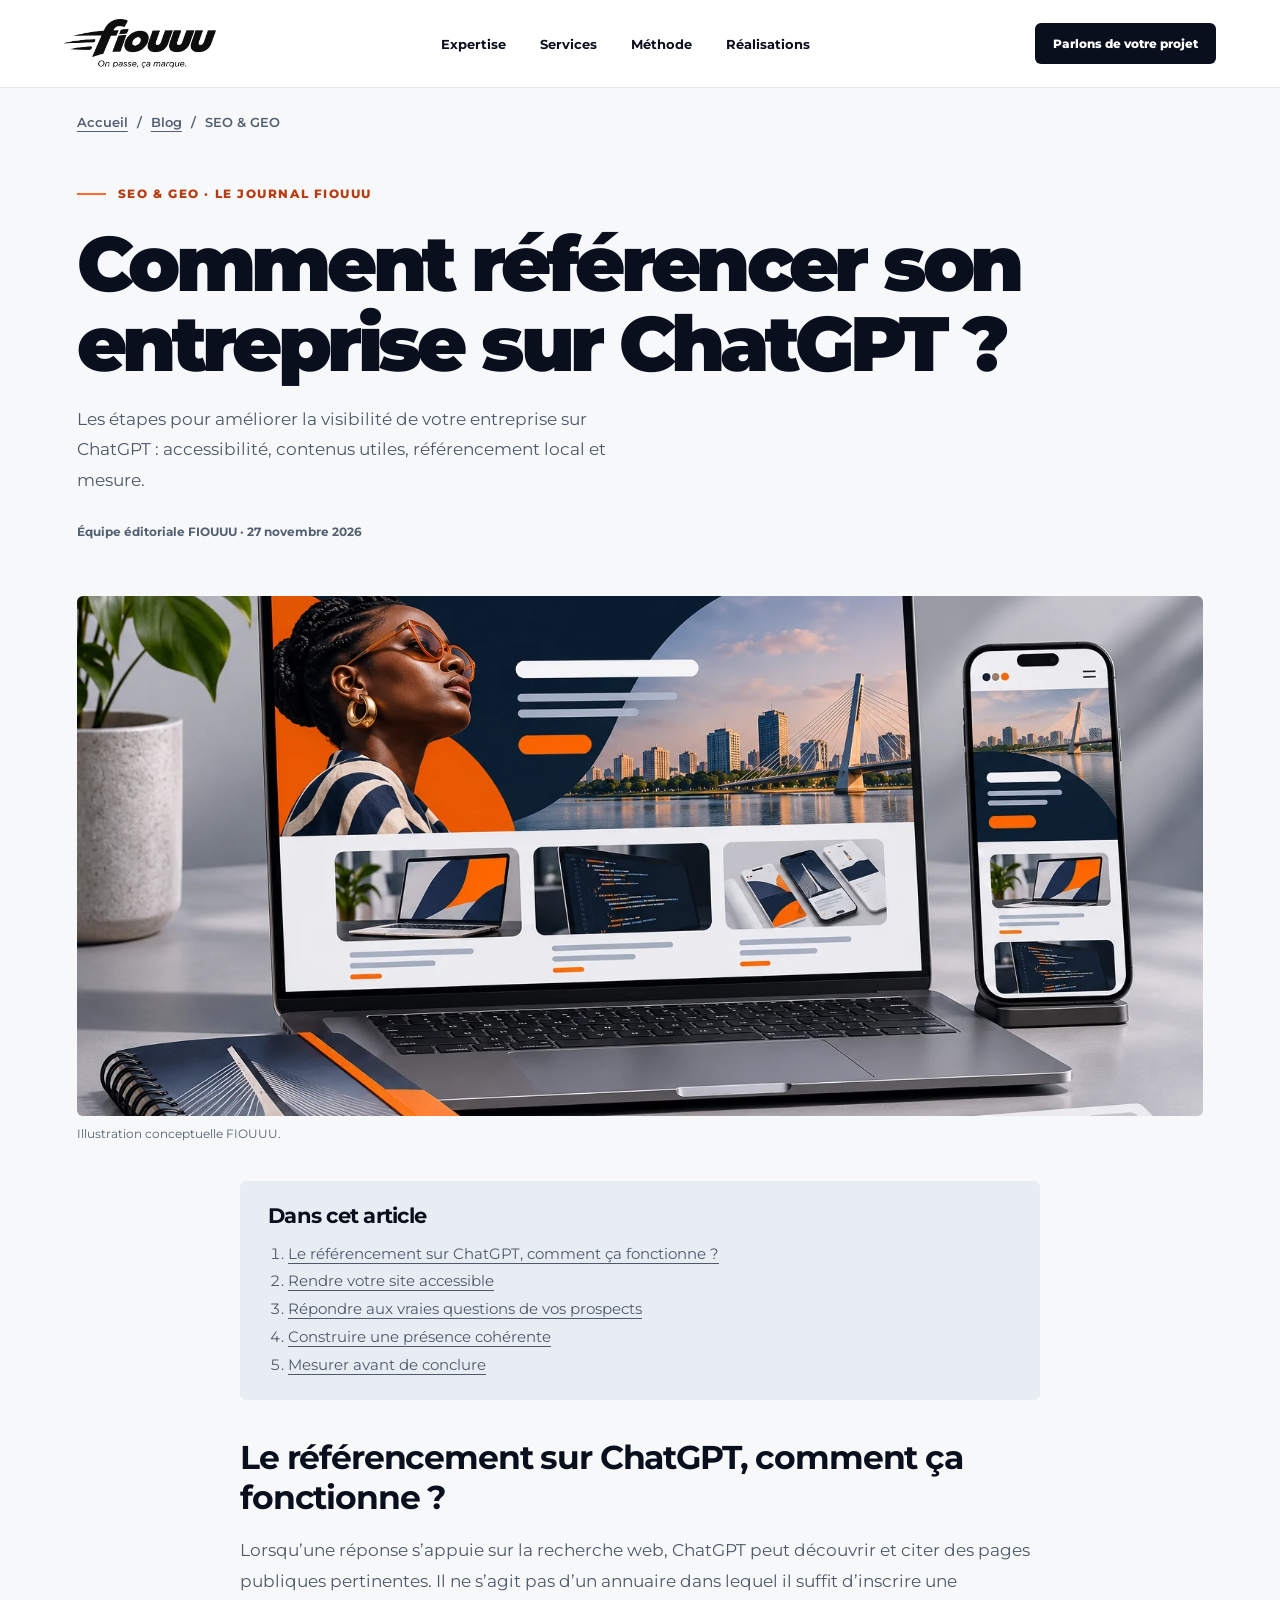
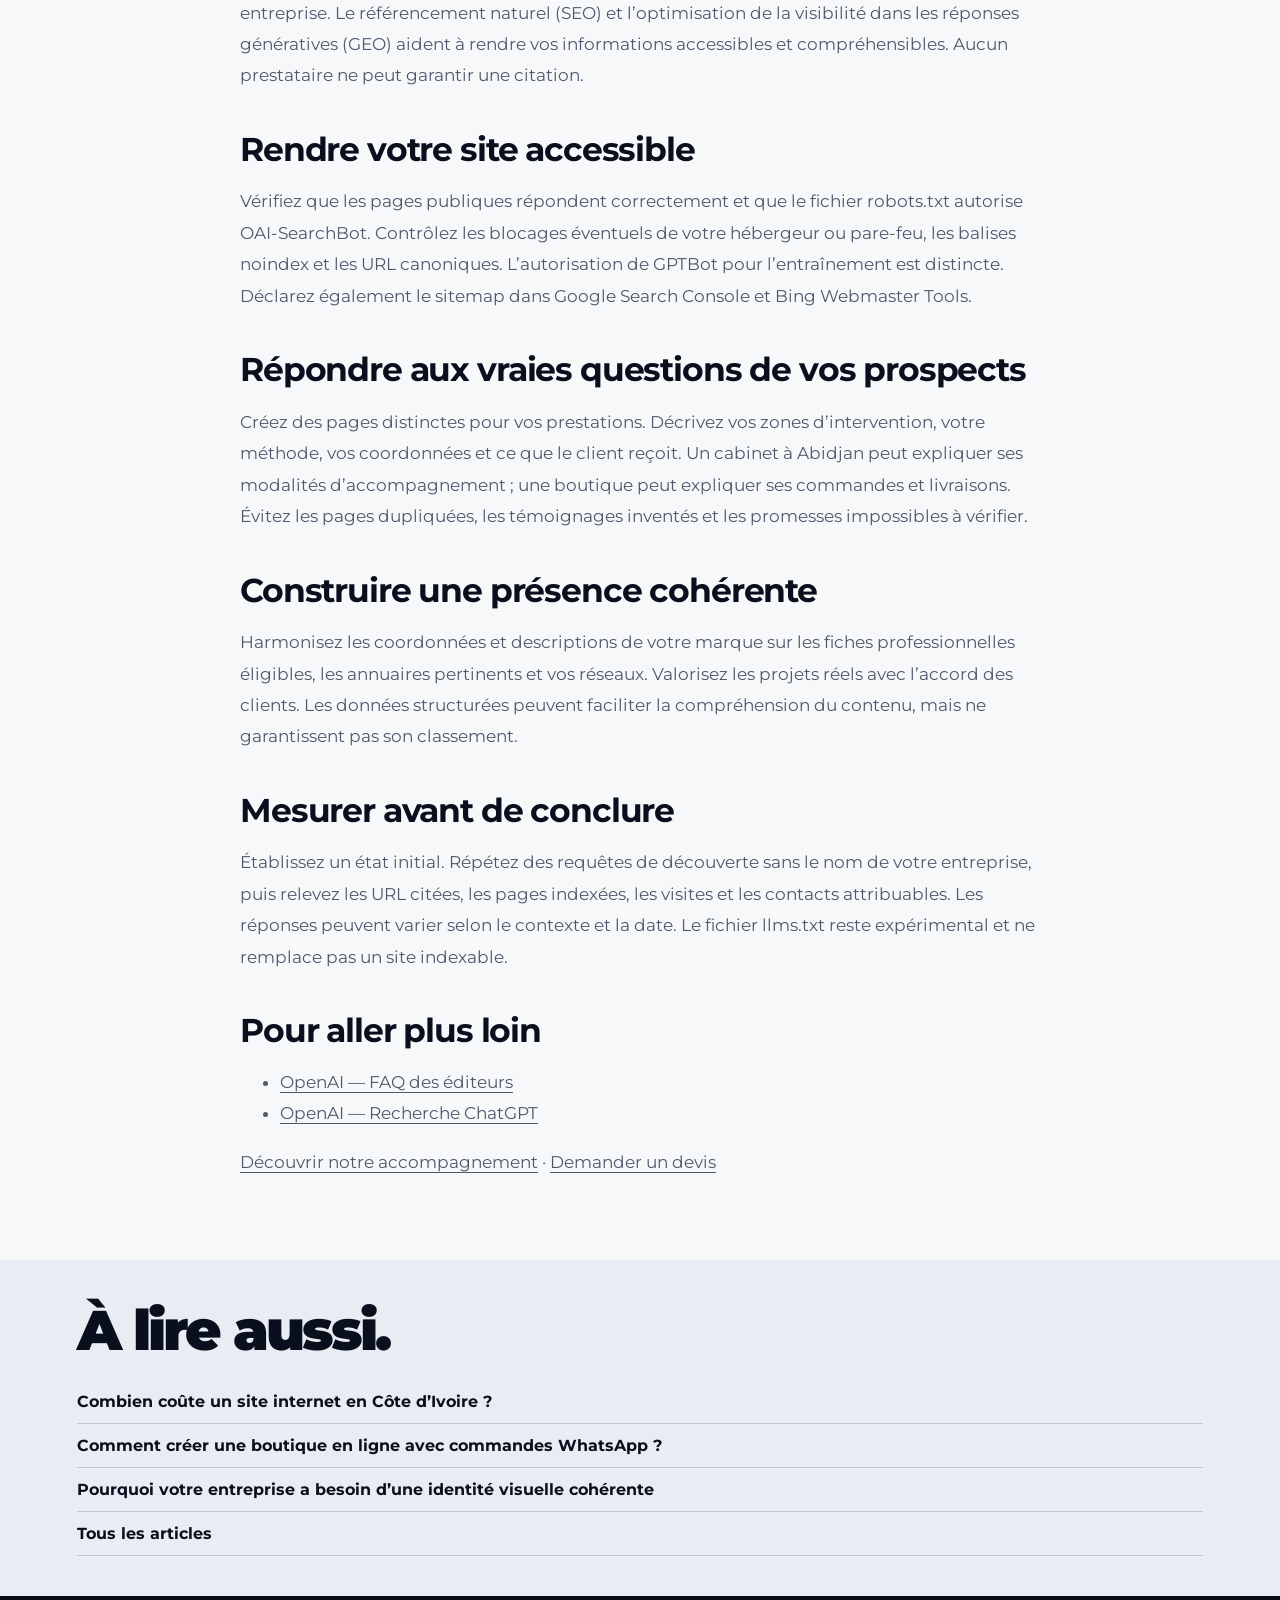
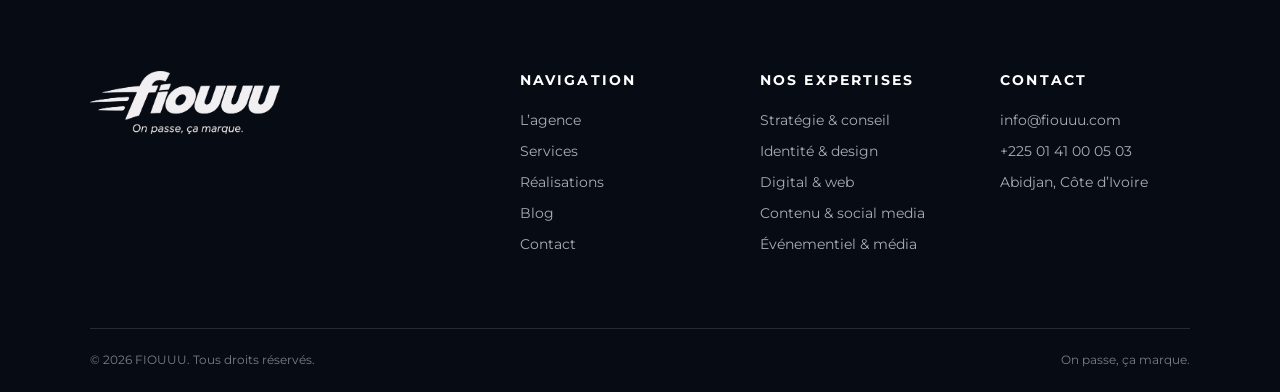
<file: blog/referencer-entreprise-chatgpt/index.html>
<!doctype html><html lang="fr"><head><meta charset="utf-8"><meta name="viewport" content="width=device-width,initial-scale=1"><title>Comment référencer son entreprise sur ChatGPT ? | FIOUUU</title><meta name="description" content="Les étapes pour améliorer la visibilité de votre entreprise sur ChatGPT : accessibilité, contenus utiles, référencement local et mesure."><link rel="canonical" href="https://fiouuu.com/blog/referencer-entreprise-chatgpt/"><meta name="robots" content="index, follow, max-image-preview:large"><meta name="theme-color" content="#0a0f1e"><link rel="icon" href="/assets/fiou-logo.png" type="image/png"><meta property="og:type" content="article"><meta property="og:site_name" content="FIOUUU"><meta property="og:locale" content="fr_CI"><meta property="og:title" content="Comment référencer son entreprise sur ChatGPT ?"><meta property="og:description" content="Les étapes pour améliorer la visibilité de votre entreprise sur ChatGPT : accessibilité, contenus utiles, référencement local et mesure."><meta property="og:url" content="https://fiouuu.com/blog/referencer-entreprise-chatgpt/"><meta property="og:image" content="https://fiouuu.com/assets/creation-digitale.webp"><meta name="twitter:card" content="summary_large_image"><meta name="twitter:title" content="Comment référencer son entreprise sur ChatGPT ?"><meta name="twitter:description" content="Les étapes pour améliorer la visibilité de votre entreprise sur ChatGPT : accessibilité, contenus utiles, référencement local et mesure."><meta name="twitter:image" content="https://fiouuu.com/assets/creation-digitale.webp"><script type="application/ld+json">{"@context":"https://schema.org","@graph":[{"@type":"Organization","@id":"https://fiouuu.com/#agence","name":"FIOUUU","url":"https://fiouuu.com/","logo":{"@type":"ImageObject","url":"https://fiouuu.com/assets/fiou-logo.png"}},{"@type":"BlogPosting","@id":"https://fiouuu.com/blog/referencer-entreprise-chatgpt/#article","headline":"Comment référencer son entreprise sur ChatGPT ?","description":"Les étapes pour améliorer la visibilité de votre entreprise sur ChatGPT : accessibilité, contenus utiles, référencement local et mesure.","image":"https://fiouuu.com/assets/creation-digitale.webp","inLanguage":"fr","datePublished":"2026-11-27","author":{"@id":"https://fiouuu.com/#agence"},"publisher":{"@id":"https://fiouuu.com/#agence"},"mainEntityOfPage":"https://fiouuu.com/blog/referencer-entreprise-chatgpt/"},{"@type":"BreadcrumbList","itemListElement":[{"@type":"ListItem","position":1,"name":"Accueil","item":"https://fiouuu.com/"},{"@type":"ListItem","position":2,"name":"Blog","item":"https://fiouuu.com/blog/"},{"@type":"ListItem","position":3,"name":"Comment référencer son entreprise sur ChatGPT ?","item":"https://fiouuu.com/blog/referencer-entreprise-chatgpt/"}]}]}</script><link rel="preconnect" href="https://fonts.googleapis.com"><link rel="preconnect" href="https://fonts.gstatic.com" crossorigin><link href="https://fonts.googleapis.com/css2?family=Montserrat:ital,wght@0,400;0,500;0,600;0,700;0,800;0,900;1,700;1,800;1,900&display=swap" rel="stylesheet"><link rel="stylesheet" href="/styles.css"><link rel="stylesheet" href="/refinement.css"><link rel="stylesheet" href="/services.css"><link rel="stylesheet" href="/blog.css"><noscript><style>.service-page .nav nav{display:flex;gap:8px;flex-wrap:wrap}.service-page .menu{display:none}</style></noscript></head><body class="service-page"><header class="nav"><a class="brand" href="/" aria-label="Retour à l’accueil FIOUUU"><img src="/assets/fiou-logo.png" alt="FIOUUU — On passe, ça marque."></a><nav aria-label="Navigation principale" id="main-nav"><a href="/#expertise">Expertise</a><a href="/#services">Services</a><a href="/#methode">Méthode</a><a href="/#realisations">Réalisations</a></nav><a class="pill pill-small" href="/#contact">Parlons de votre projet</a><button class="menu" aria-label="Ouvrir le menu" aria-controls="main-nav" aria-expanded="false"><i></i><i></i></button></header><main><div class="svc-wrap"><nav class="svc-breadcrumb" aria-label="Fil d’Ariane"><a href="/">Accueil</a><span aria-hidden="true">/</span><a href="/blog/">Blog</a><span aria-hidden="true">/</span><span aria-current="page">SEO &amp; GEO</span></nav><header class="blog-heading"><p class="svc-eyebrow">SEO &amp; GEO · Le journal FIOUUU</p><h1>Comment référencer son entreprise sur ChatGPT ?</h1><p class="svc-lead">Les étapes pour améliorer la visibilité de votre entreprise sur ChatGPT : accessibilité, contenus utiles, référencement local et mesure.</p><p class="blog-date">Équipe éditoriale FIOUUU · <time datetime="2026-11-27">27 novembre 2026</time></p></header><figure class="blog-cover"><img src="/assets/creation-digitale.webp" alt="Concept FIOUUU de présence digitale sur ordinateur et mobile" width="1536" height="1024" fetchpriority="high" decoding="async"><figcaption>Illustration conceptuelle FIOUUU.</figcaption></figure><article class="blog-body"><nav class="blog-toc" aria-label="Sommaire"><h2>Dans cet article</h2><ol><li><a href="#partie-1">Le référencement sur ChatGPT, comment ça fonctionne ?</a></li><li><a href="#partie-2">Rendre votre site accessible</a></li><li><a href="#partie-3">Répondre aux vraies questions de vos prospects</a></li><li><a href="#partie-4">Construire une présence cohérente</a></li><li><a href="#partie-5">Mesurer avant de conclure</a></li></ol></nav><section id="partie-1"><h2>Le référencement sur ChatGPT, comment ça fonctionne ?</h2><p>Lorsqu’une réponse s’appuie sur la recherche web, ChatGPT peut découvrir et citer des pages publiques pertinentes. Il ne s’agit pas d’un annuaire dans lequel il suffit d’inscrire une entreprise. Le référencement naturel (SEO) et l’optimisation de la visibilité dans les réponses génératives (GEO) aident à rendre vos informations accessibles et compréhensibles. Aucun prestataire ne peut garantir une citation.</p></section><section id="partie-2"><h2>Rendre votre site accessible</h2><p>Vérifiez que les pages publiques répondent correctement et que le fichier robots.txt autorise OAI-SearchBot. Contrôlez les blocages éventuels de votre hébergeur ou pare-feu, les balises noindex et les URL canoniques. L’autorisation de GPTBot pour l’entraînement est distincte. Déclarez également le sitemap dans Google Search Console et Bing Webmaster Tools.</p></section><section id="partie-3"><h2>Répondre aux vraies questions de vos prospects</h2><p>Créez des pages distinctes pour vos prestations. Décrivez vos zones d’intervention, votre méthode, vos coordonnées et ce que le client reçoit. Un cabinet à Abidjan peut expliquer ses modalités d’accompagnement ; une boutique peut expliquer ses commandes et livraisons. Évitez les pages dupliquées, les témoignages inventés et les promesses impossibles à vérifier.</p></section><section id="partie-4"><h2>Construire une présence cohérente</h2><p>Harmonisez les coordonnées et descriptions de votre marque sur les fiches professionnelles éligibles, les annuaires pertinents et vos réseaux. Valorisez les projets réels avec l’accord des clients. Les données structurées peuvent faciliter la compréhension du contenu, mais ne garantissent pas son classement.</p></section><section id="partie-5"><h2>Mesurer avant de conclure</h2><p>Établissez un état initial. Répétez des requêtes de découverte sans le nom de votre entreprise, puis relevez les URL citées, les pages indexées, les visites et les contacts attribuables. Les réponses peuvent varier selon le contexte et la date. Le fichier llms.txt reste expérimental et ne remplace pas un site indexable.</p></section><section><h2>Pour aller plus loin</h2><ul><li><a href="https://help.openai.com/en/articles/12627856-publishers-and-developers-faq">OpenAI — FAQ des éditeurs</a></li><li><a href="https://help.openai.com/en/articles/9237897-searching-the-web-with-chatgpt">OpenAI — Recherche ChatGPT</a></li></ul></section><p><a href="/services/ai-visibility/">Découvrir notre accompagnement</a> · <a href="/#contact">Demander un devis</a></p></article></div><section class="blog-related"><div class="svc-wrap"><h2 class="svc-title">À lire aussi.</h2><a href="/blog/prix-site-internet-cote-divoire/">Combien coûte un site internet en Côte d’Ivoire ?</a><a href="/blog/creer-boutique-whatsapp/">Comment créer une boutique en ligne avec commandes WhatsApp ?</a><a href="/blog/identite-visuelle-entreprise/">Pourquoi votre entreprise a besoin d’une identité visuelle cohérente</a><a href="/blog/">Tous les articles</a></div></section></main><footer><div class="footer-main"><a href="/"><img src="/assets/fiou-logo-white.png" alt="FIOUUU"></a><div><b>Navigation</b><a href="/#expertise">L’agence</a><a href="/#services">Services</a><a href="/#realisations">Réalisations</a><a href="/blog/">Blog</a><a href="/#contact">Contact</a></div><div><b>Nos expertises</b><a href="/services/strategie-conseil/">Stratégie &amp; conseil</a><a href="/services/identite-design/">Identité &amp; design</a><a href="/services/digital-web/">Digital &amp; web</a><a href="/services/contenu-social-media/">Contenu &amp; social media</a><a href="/services/evenementiel-media/">Événementiel &amp; média</a></div><div><b>Contact</b><a href="mailto:info@fiouuu.com">info@fiouuu.com</a><a href="tel:+2250141000503">+225 01 41 00 05 03</a><span>Abidjan, Côte d’Ivoire</span></div></div><div class="footer-bottom"><span>© 2026 FIOUUU. Tous droits réservés.</span><span>On passe, ça marque.</span></div></footer><script>const menu=document.querySelector('.menu'),nav=document.querySelector('.nav');menu.addEventListener('click',()=>{const open=nav.classList.toggle('open');menu.setAttribute('aria-expanded',String(open));menu.setAttribute('aria-label',open?'Fermer le menu':'Ouvrir le menu')});nav.querySelectorAll('a').forEach(a=>a.addEventListener('click',()=>{nav.classList.remove('open');menu.setAttribute('aria-expanded','false')}));</script></body></html>
</file>
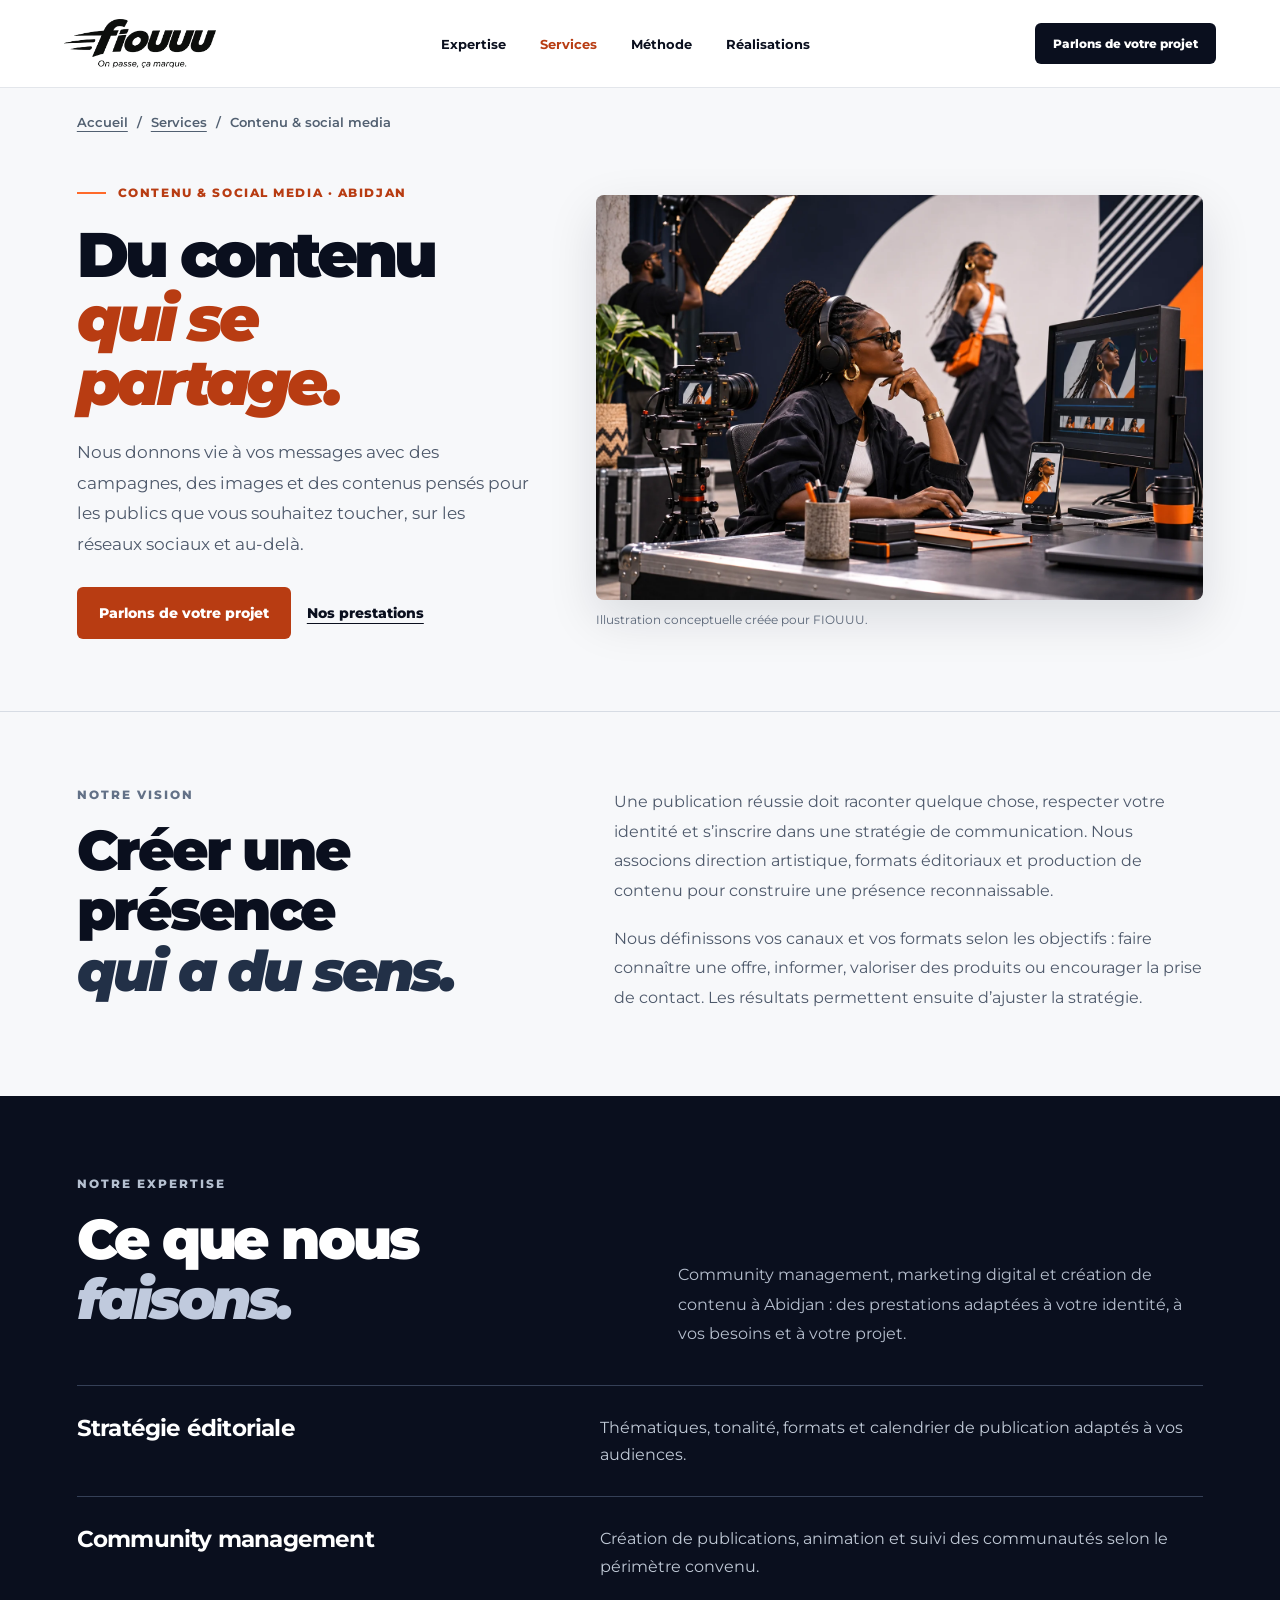
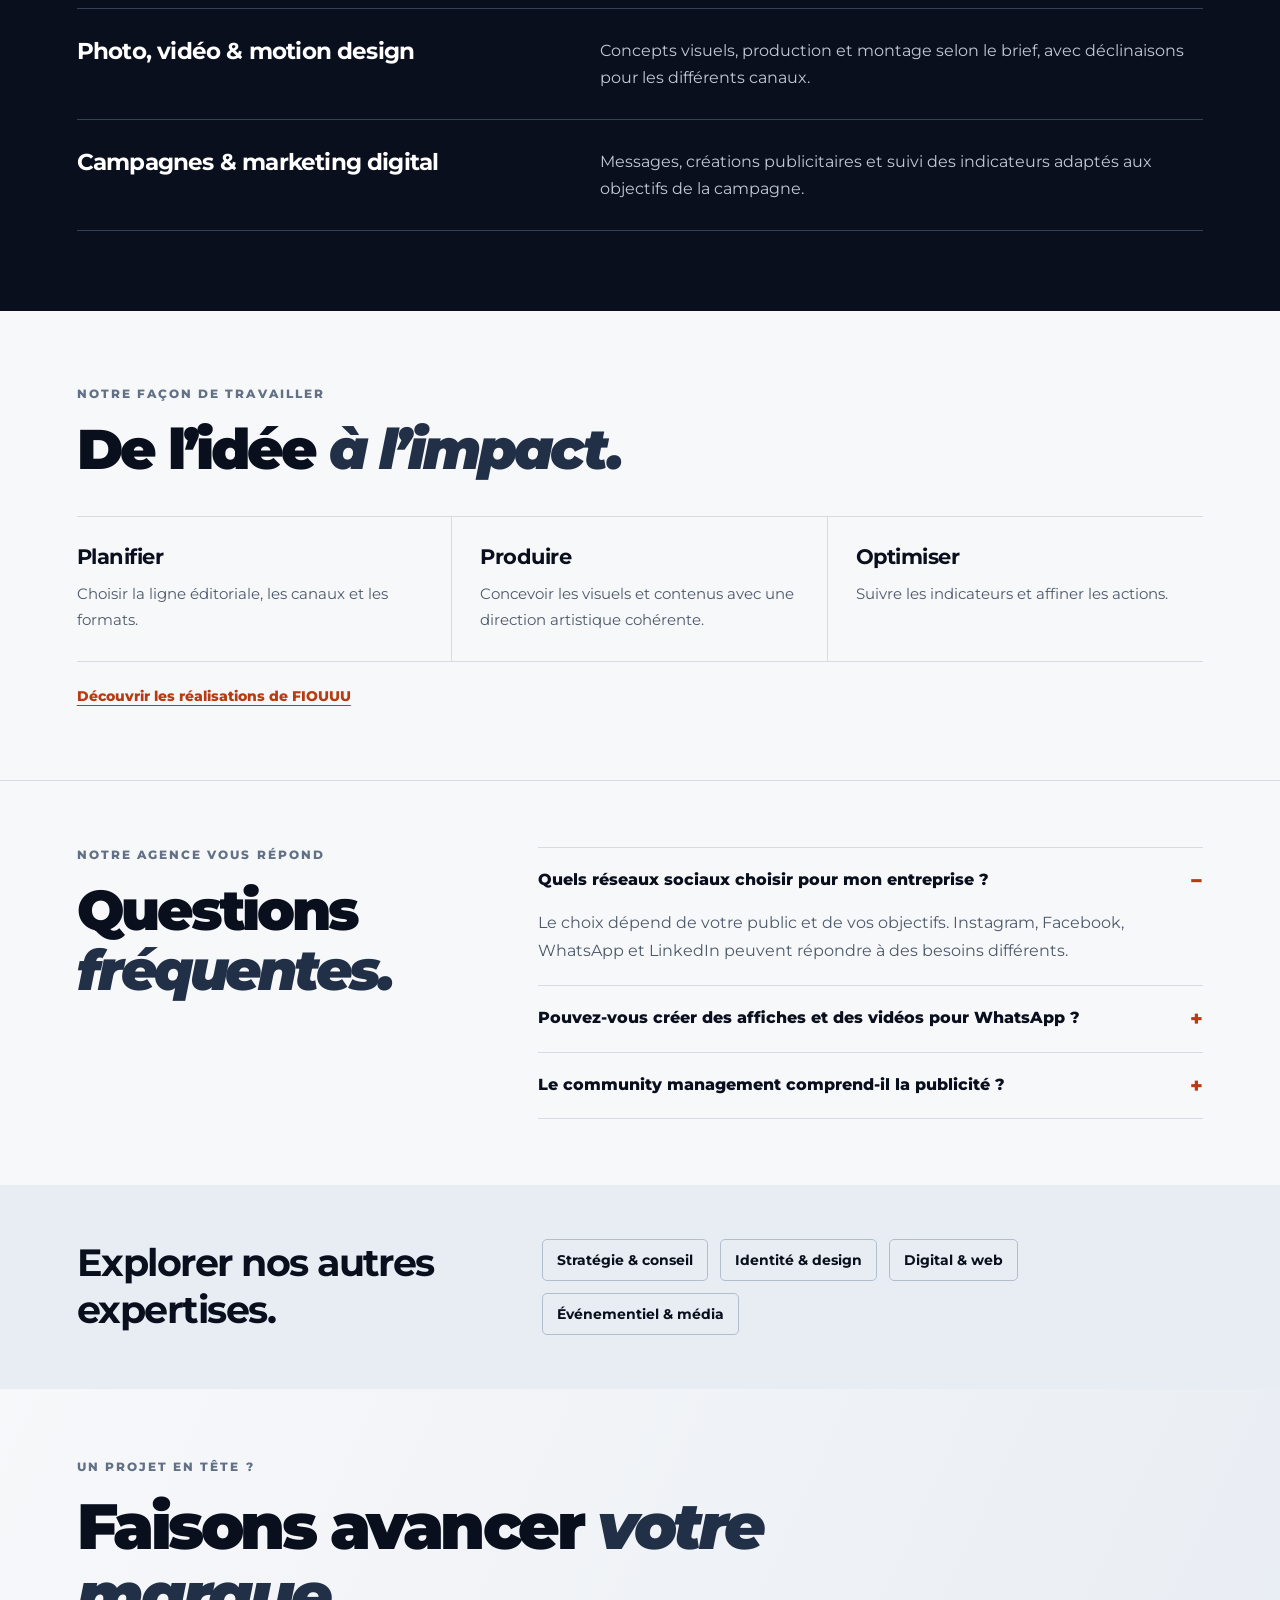
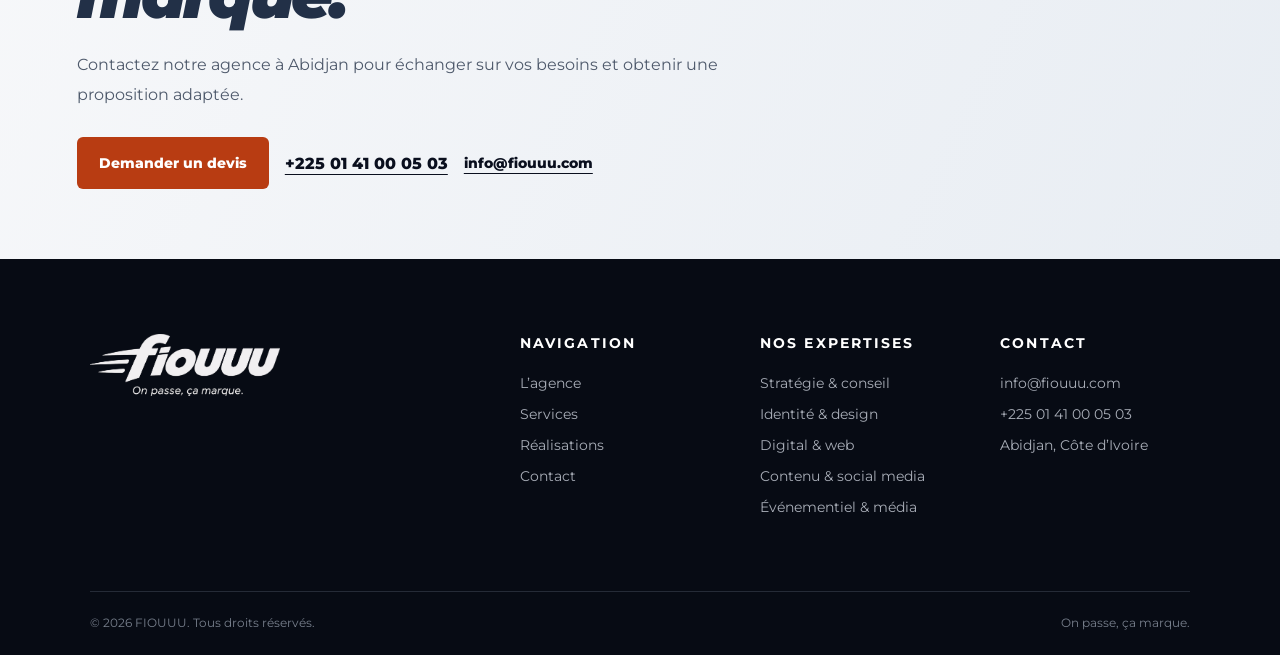
<file: services/contenu-social-media/index.html>
<!doctype html><html lang="fr"><head><meta charset="utf-8"><meta name="viewport" content="width=device-width,initial-scale=1"><title>Community management, marketing digital et création de contenu à Abidjan | FIOUUU</title><meta name="description" content="Nous donnons vie à vos messages avec des campagnes, des images et des contenus pensés pour les publics que vous souhaitez toucher, sur les réseaux sociaux et au-delà."><link rel="canonical" href="https://fiouuu.com/services/contenu-social-media/"><meta name="robots" content="index, follow, max-image-preview:large"><meta name="theme-color" content="#0a0f1e"><link rel="icon" href="/assets/fiou-logo.png" type="image/png"><meta property="og:type" content="website"><meta property="og:locale" content="fr_CI"><meta property="og:site_name" content="FIOUUU"><meta property="og:title" content="Community management, marketing digital et création de contenu à Abidjan | FIOUUU"><meta property="og:description" content="Nous donnons vie à vos messages avec des campagnes, des images et des contenus pensés pour les publics que vous souhaitez toucher, sur les réseaux sociaux et au-delà."><meta property="og:url" content="https://fiouuu.com/services/contenu-social-media/"><meta property="og:image" content="https://fiouuu.com/assets/service-contenu.webp"><meta property="og:image:alt" content="Concept de production de contenu avec une directrice artistique, une caméra professionnelle et des déclinaisons pour smartphone"><meta name="twitter:card" content="summary_large_image"><meta name="twitter:title" content="Community management, marketing digital et création de contenu à Abidjan | FIOUUU"><meta name="twitter:description" content="Nous donnons vie à vos messages avec des campagnes, des images et des contenus pensés pour les publics que vous souhaitez toucher, sur les réseaux sociaux et au-delà."><meta name="twitter:image" content="https://fiouuu.com/assets/service-contenu.webp"><script type="application/ld+json">{"@context":"https://schema.org","@graph":[{"@type":"Organization","@id":"https://fiouuu.com/#agence","name":"FIOUUU","url":"https://fiouuu.com/","logo":"https://fiouuu.com/assets/fiou-logo.png","email":"info@fiouuu.com","telephone":"+2250141000503","address":{"@type":"PostalAddress","addressLocality":"Abidjan","addressCountry":"CI"}},{"@type":"WebPage","@id":"https://fiouuu.com/services/contenu-social-media/#page","url":"https://fiouuu.com/services/contenu-social-media/","name":"Community management, marketing digital et création de contenu à Abidjan","inLanguage":"fr","about":{"@id":"https://fiouuu.com/services/contenu-social-media/#service"}},{"@type":"Service","@id":"https://fiouuu.com/services/contenu-social-media/#service","name":"Community management, marketing digital et création de contenu à Abidjan","serviceType":"Contenu & social media","description":"Nous donnons vie à vos messages avec des campagnes, des images et des contenus pensés pour les publics que vous souhaitez toucher, sur les réseaux sociaux et au-delà.","url":"https://fiouuu.com/services/contenu-social-media/","provider":{"@id":"https://fiouuu.com/#agence"},"areaServed":{"@type":"Country","name":"Côte d’Ivoire"},"image":"https://fiouuu.com/assets/service-contenu.webp","hasOfferCatalog":{"@type":"OfferCatalog","name":"Contenu & social media","itemListElement":[{"@type":"Offer","itemOffered":{"@type":"Service","name":"Stratégie éditoriale","description":"Thématiques, tonalité, formats et calendrier de publication adaptés à vos audiences."}},{"@type":"Offer","itemOffered":{"@type":"Service","name":"Community management","description":"Création de publications, animation et suivi des communautés selon le périmètre convenu."}},{"@type":"Offer","itemOffered":{"@type":"Service","name":"Photo, vidéo & motion design","description":"Concepts visuels, production et montage selon le brief, avec déclinaisons pour les différents canaux."}},{"@type":"Offer","itemOffered":{"@type":"Service","name":"Campagnes & marketing digital","description":"Messages, créations publicitaires et suivi des indicateurs adaptés aux objectifs de la campagne."}}]}},{"@type":"BreadcrumbList","itemListElement":[{"@type":"ListItem","position":1,"name":"Accueil","item":"https://fiouuu.com/"},{"@type":"ListItem","position":2,"name":"Contenu & social media","item":"https://fiouuu.com/services/contenu-social-media/"}]}]}</script><link rel="preconnect" href="https://fonts.googleapis.com"><link rel="preconnect" href="https://fonts.gstatic.com" crossorigin><link href="https://fonts.googleapis.com/css2?family=Montserrat:ital,wght@0,400;0,500;0,600;0,700;0,800;0,900;1,700;1,800;1,900&display=swap" rel="stylesheet"><link rel="stylesheet" href="/styles.css"><link rel="stylesheet" href="/refinement.css"><link rel="stylesheet" href="/services.css"><noscript><style>.service-page .nav nav{display:flex;gap:8px;flex-wrap:wrap}.service-page .menu{display:none}</style></noscript></head><body class="service-page"><header class="nav"><a class="brand" href="/" aria-label="Retour à l’accueil FIOUUU"><img src="/assets/fiou-logo.png" alt="FIOUUU — On passe, ça marque."></a><nav aria-label="Navigation principale" id="main-nav"><a href="/#expertise">Expertise</a><a href="/#services" aria-current="true">Services</a><a href="/#methode">Méthode</a><a href="/#realisations">Réalisations</a></nav><a class="pill pill-small" href="#contact">Parlons de votre projet</a><button class="menu" aria-label="Ouvrir le menu" aria-controls="main-nav" aria-expanded="false"><i></i><i></i></button></header><main>
<div class="svc-wrap"><nav class="svc-breadcrumb" aria-label="Fil d’Ariane"><a href="/">Accueil</a><span aria-hidden="true">/</span><a href="/#services">Services</a><span aria-hidden="true">/</span><span aria-current="page">Contenu &amp; social media</span></nav><section class="svc-hero"><div><p class="svc-eyebrow">Contenu &amp; social media · Abidjan</p><h1>Du contenu<br><em>qui se partage.</em></h1><p class="svc-lead">Nous donnons vie à vos messages avec des campagnes, des images et des contenus pensés pour les publics que vous souhaitez toucher, sur les réseaux sociaux et au-delà.</p><div class="svc-actions"><a class="pill" href="#contact">Parlons de votre projet</a><a class="text-link" href="#prestations">Nos prestations</a></div></div><figure class="svc-image"><img src="/assets/service-contenu.webp" width="1536" height="1024" alt="Concept de production de contenu avec une directrice artistique, une caméra professionnelle et des déclinaisons pour smartphone" fetchpriority="high" decoding="async"><figcaption>Illustration conceptuelle créée pour FIOUUU.</figcaption></figure></section></div>
<hr class="svc-divider"><section class="svc-wrap svc-benefit"><div><span class="svc-section-label">Notre vision</span><h2 class="svc-title">Créer une présence<br><em>qui a du sens.</em></h2></div><div><p class="svc-copy">Une publication réussie doit raconter quelque chose, respecter votre identité et s’inscrire dans une stratégie de communication. Nous associons direction artistique, formats éditoriaux et production de contenu pour construire une présence reconnaissable.</p><p class="svc-copy">Nous définissons vos canaux et vos formats selon les objectifs : faire connaître une offre, informer, valoriser des produits ou encourager la prise de contact. Les résultats permettent ensuite d’ajuster la stratégie.</p></div></section>
<section class="svc-deliver" id="prestations"><div class="svc-wrap"><div class="svc-deliver-top"><div><span class="svc-section-label">Notre expertise</span><h2 class="svc-title">Ce que nous <em>faisons.</em></h2></div><p class="svc-copy">Community management, marketing digital et création de contenu à Abidjan : des prestations adaptées à votre identité, à vos besoins et à votre projet.</p></div><div class="svc-scope"><article><h3>Stratégie éditoriale</h3><p>Thématiques, tonalité, formats et calendrier de publication adaptés à vos audiences.</p></article><article><h3>Community management</h3><p>Création de publications, animation et suivi des communautés selon le périmètre convenu.</p></article><article><h3>Photo, vidéo &amp; motion design</h3><p>Concepts visuels, production et montage selon le brief, avec déclinaisons pour les différents canaux.</p></article><article><h3>Campagnes &amp; marketing digital</h3><p>Messages, créations publicitaires et suivi des indicateurs adaptés aux objectifs de la campagne.</p></article></div></div></section>
<section class="svc-wrap svc-process"><span class="svc-section-label">Notre façon de travailler</span><h2 class="svc-title">De l’idée <em>à l’impact.</em></h2><div class="svc-process-list"><article><h3>Planifier</h3><p>Choisir la ligne éditoriale, les canaux et les formats.</p></article><article><h3>Produire</h3><p>Concevoir les visuels et contenus avec une direction artistique cohérente.</p></article><article><h3>Optimiser</h3><p>Suivre les indicateurs et affiner les actions.</p></article></div><a class="svc-realizations" href="/#realisations">Découvrir les réalisations de FIOUUU</a></section>
<section class="svc-wrap svc-faq"><div><span class="svc-section-label">Notre agence vous répond</span><h2 class="svc-title">Questions <em>fréquentes.</em></h2></div><div class="svc-faq-list"><details open><summary>Quels réseaux sociaux choisir pour mon entreprise ?</summary><p>Le choix dépend de votre public et de vos objectifs. Instagram, Facebook, WhatsApp et LinkedIn peuvent répondre à des besoins différents.</p></details><details><summary>Pouvez-vous créer des affiches et des vidéos pour WhatsApp ?</summary><p>Oui, nous pouvons décliner une campagne dans des formats adaptés aux statuts, aux publications et autres supports numériques.</p></details><details><summary>Le community management comprend-il la publicité ?</summary><p>La gestion des campagnes publicitaires peut être incluse selon le devis. Les budgets publicitaires sont définis séparément.</p></details></div></section>
<section class="svc-next"><div class="svc-wrap"><h2>Explorer nos autres expertises.</h2><div class="svc-next-links"><a href="/services/strategie-conseil/">Stratégie &amp; conseil</a><a href="/services/identite-design/">Identité &amp; design</a><a href="/services/digital-web/">Digital &amp; web</a><a href="/services/evenementiel-media/">Événementiel &amp; média</a></div></div></section>
<section class="svc-contact" id="contact"><div class="svc-wrap"><span class="svc-section-label">Un projet en tête ?</span><h2 class="svc-title">Faisons avancer <em>votre marque.</em></h2><p class="svc-copy">Contactez notre agence à Abidjan pour échanger sur vos besoins et obtenir une proposition adaptée.</p><div class="svc-actions"><a class="pill" href="mailto:info@fiouuu.com?subject=Demande%20de%20devis%20%E2%80%94%20Contenu%20%26%20social%20media">Demander un devis</a><a class="contact-phone" href="tel:+2250141000503">+225 01 41 00 05 03</a><a class="text-link" href="mailto:info@fiouuu.com">info@fiouuu.com</a></div></div></section>
</main><footer><div class="footer-main"><a href="/"><img src="/assets/fiou-logo-white.png" alt="FIOUUU"></a><div><b>Navigation</b><a href="/#expertise">L’agence</a><a href="/#services">Services</a><a href="/#realisations">Réalisations</a><a href="#contact">Contact</a></div><div><b>Nos expertises</b><a href="/services/strategie-conseil/">Stratégie &amp; conseil</a><a href="/services/identite-design/">Identité &amp; design</a><a href="/services/digital-web/">Digital &amp; web</a><a href="/services/contenu-social-media/">Contenu &amp; social media</a><a href="/services/evenementiel-media/">Événementiel &amp; média</a></div><div><b>Contact</b><a href="mailto:info@fiouuu.com">info@fiouuu.com</a><a href="tel:+2250141000503">+225 01 41 00 05 03</a><span>Abidjan, Côte d’Ivoire</span></div></div><div class="footer-bottom"><span>© 2026 FIOUUU. Tous droits réservés.</span><span>On passe, ça marque.</span></div></footer><script>const menu=document.querySelector('.menu'),nav=document.querySelector('.nav');menu.addEventListener('click',()=>{const open=nav.classList.toggle('open');menu.setAttribute('aria-expanded',String(open));menu.setAttribute('aria-label',open?'Fermer le menu':'Ouvrir le menu')});nav.querySelectorAll('a').forEach(a=>a.addEventListener('click',()=>{nav.classList.remove('open');menu.setAttribute('aria-expanded','false')}));</script></body></html>
</file>
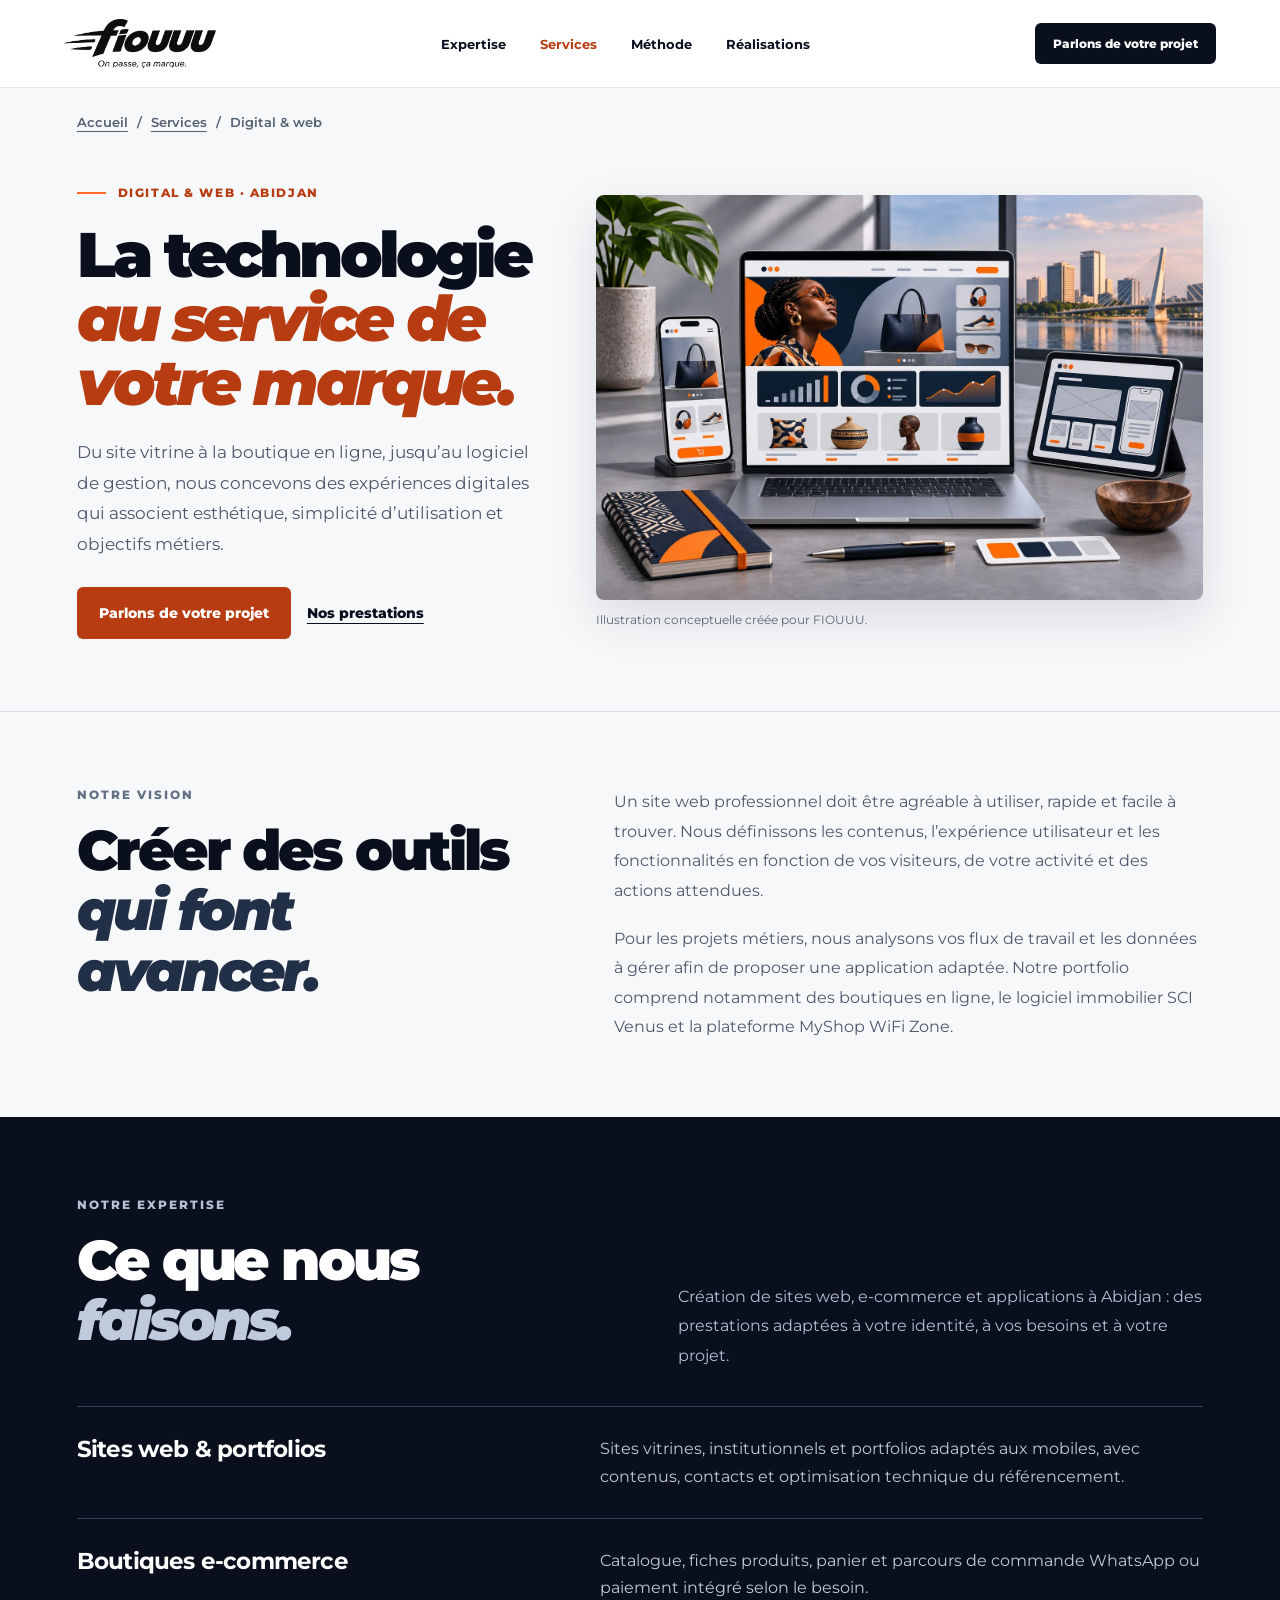
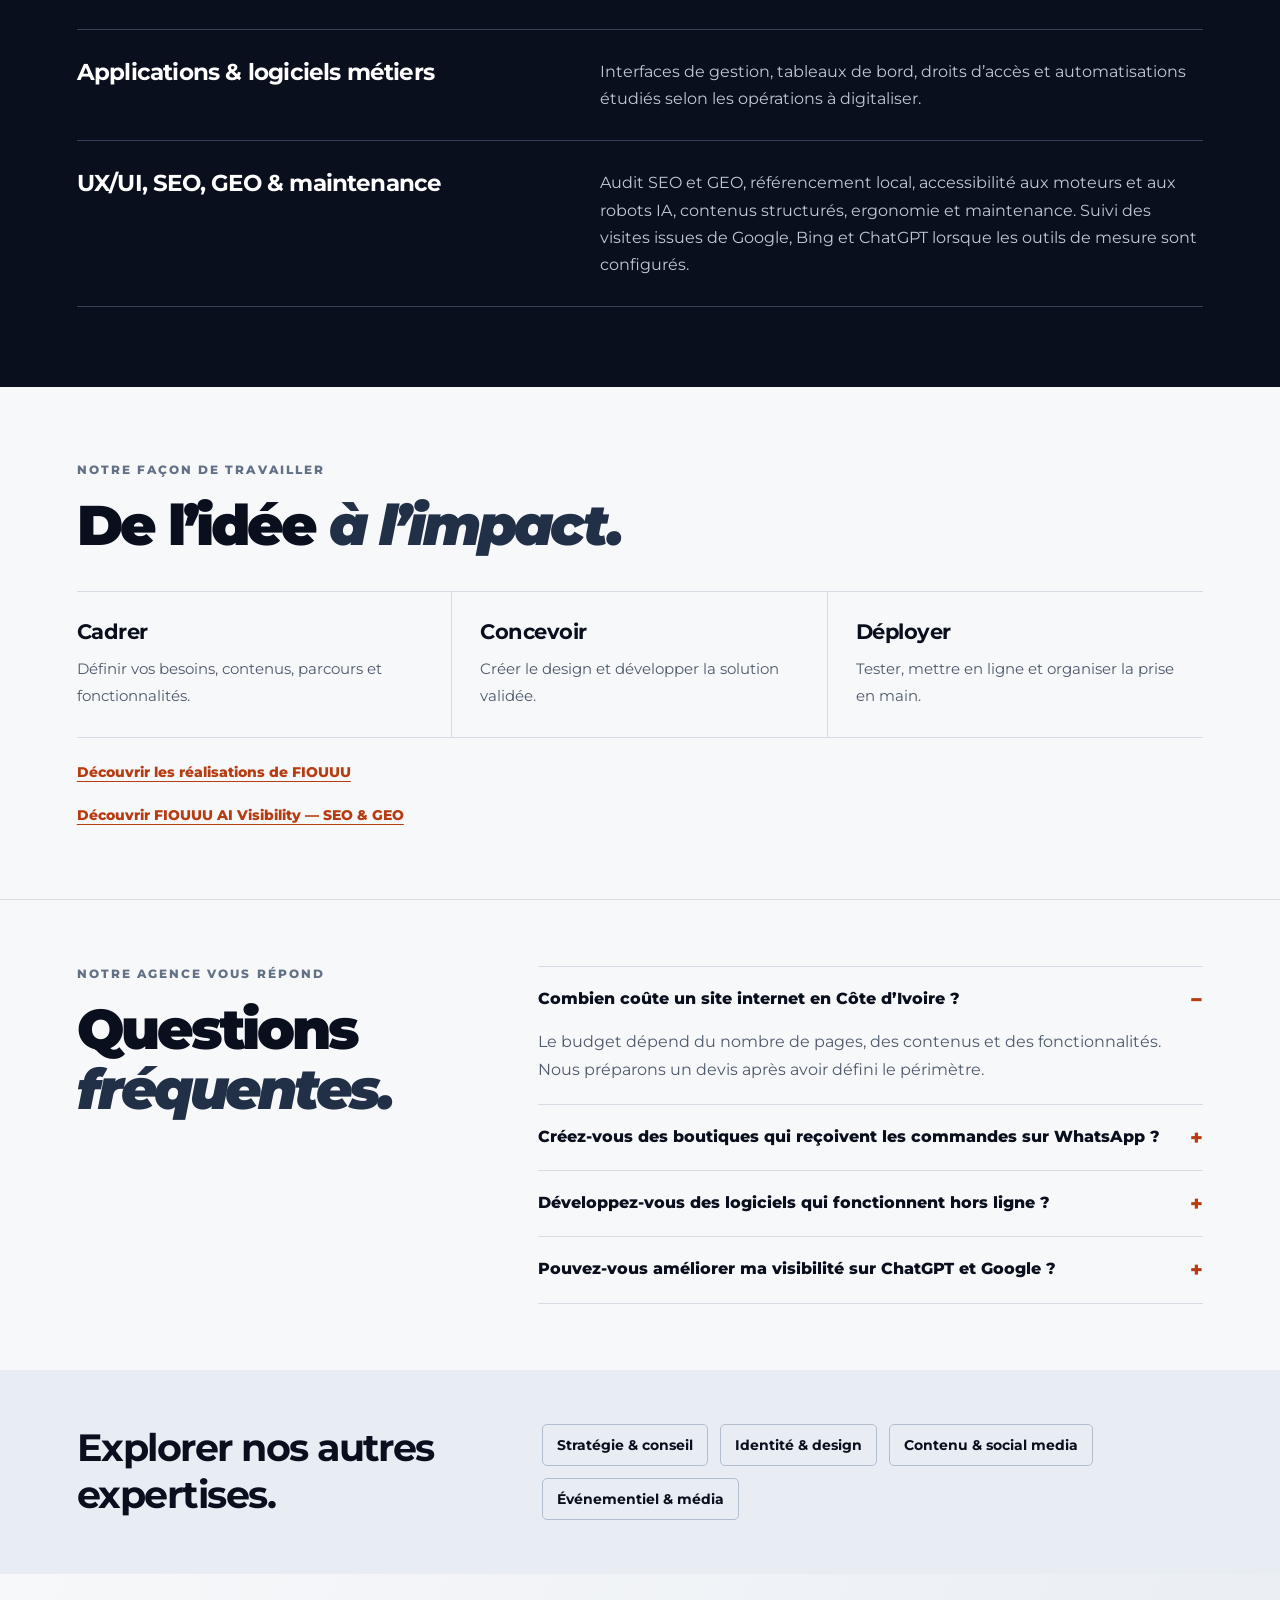
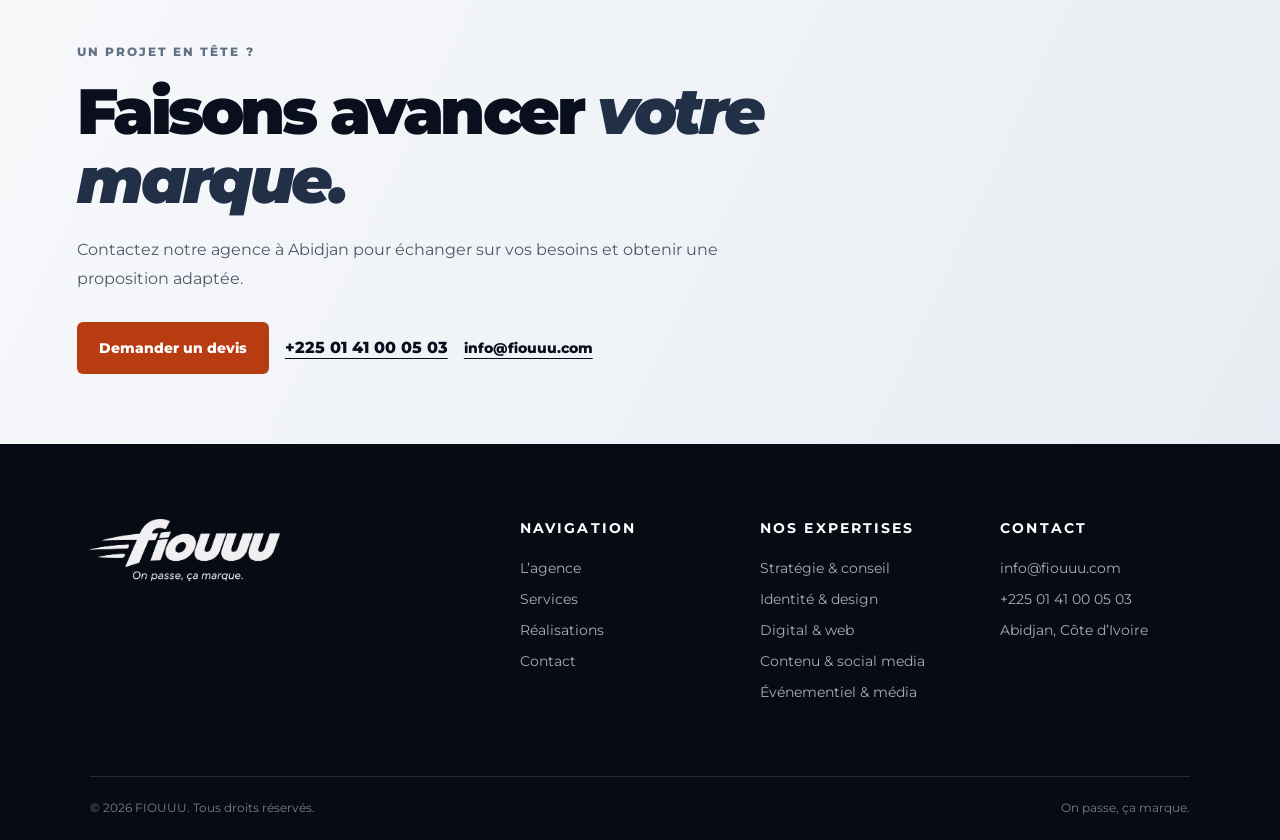
<file: services/digital-web/index.html>
<!doctype html><html lang="fr"><head><meta charset="utf-8"><meta name="viewport" content="width=device-width,initial-scale=1"><title>Création de sites web, e-commerce et applications à Abidjan | FIOUUU</title><meta name="description" content="Du site vitrine à la boutique en ligne, jusqu’au logiciel de gestion, nous concevons des expériences digitales qui associent esthétique, simplicité d’utilisation et objectifs métiers."><link rel="canonical" href="https://fiouuu.com/services/digital-web/"><meta name="robots" content="index, follow, max-image-preview:large"><meta name="theme-color" content="#0a0f1e"><link rel="icon" href="/assets/fiou-logo.png" type="image/png"><meta property="og:type" content="website"><meta property="og:locale" content="fr_CI"><meta property="og:site_name" content="FIOUUU"><meta property="og:title" content="Création de sites web, e-commerce et applications à Abidjan | FIOUUU"><meta property="og:description" content="Du site vitrine à la boutique en ligne, jusqu’au logiciel de gestion, nous concevons des expériences digitales qui associent esthétique, simplicité d’utilisation et objectifs métiers."><meta property="og:url" content="https://fiouuu.com/services/digital-web/"><meta property="og:image" content="https://fiouuu.com/assets/service-digital.webp"><meta property="og:image:alt" content="Concept de boutique en ligne responsive et tableau de bord présentés sur ordinateur, tablette et téléphone"><meta name="twitter:card" content="summary_large_image"><meta name="twitter:title" content="Création de sites web, e-commerce et applications à Abidjan | FIOUUU"><meta name="twitter:description" content="Du site vitrine à la boutique en ligne, jusqu’au logiciel de gestion, nous concevons des expériences digitales qui associent esthétique, simplicité d’utilisation et objectifs métiers."><meta name="twitter:image" content="https://fiouuu.com/assets/service-digital.webp"><script type="application/ld+json">{"@context":"https://schema.org","@graph":[{"@type":"Organization","@id":"https://fiouuu.com/#agence","name":"FIOUUU","url":"https://fiouuu.com/","logo":"https://fiouuu.com/assets/fiou-logo.png","email":"info@fiouuu.com","telephone":"+2250141000503","address":{"@type":"PostalAddress","addressLocality":"Abidjan","addressCountry":"CI"}},{"@type":"WebPage","@id":"https://fiouuu.com/services/digital-web/#page","url":"https://fiouuu.com/services/digital-web/","name":"Création de sites web, e-commerce et applications à Abidjan","inLanguage":"fr","about":{"@id":"https://fiouuu.com/services/digital-web/#service"}},{"@type":"Service","@id":"https://fiouuu.com/services/digital-web/#service","name":"Création de sites web, e-commerce et applications à Abidjan","serviceType":"Digital & web","description":"Du site vitrine à la boutique en ligne, jusqu’au logiciel de gestion, nous concevons des expériences digitales qui associent esthétique, simplicité d’utilisation et objectifs métiers.","url":"https://fiouuu.com/services/digital-web/","provider":{"@id":"https://fiouuu.com/#agence"},"areaServed":{"@type":"Country","name":"Côte d’Ivoire"},"image":"https://fiouuu.com/assets/service-digital.webp","hasOfferCatalog":{"@type":"OfferCatalog","name":"Digital & web","itemListElement":[{"@type":"Offer","itemOffered":{"@type":"Service","name":"Sites web & portfolios","description":"Sites vitrines, institutionnels et portfolios adaptés aux mobiles, avec contenus, contacts et optimisation technique du référencement."}},{"@type":"Offer","itemOffered":{"@type":"Service","name":"Boutiques e-commerce","description":"Catalogue, fiches produits, panier et parcours de commande WhatsApp ou paiement intégré selon le besoin."}},{"@type":"Offer","itemOffered":{"@type":"Service","name":"Applications & logiciels métiers","description":"Interfaces de gestion, tableaux de bord, droits d’accès et automatisations étudiés selon les opérations à digitaliser."}},{"@type":"Offer","itemOffered":{"@type":"Service","name":"UX/UI, SEO, GEO & maintenance","description":"Audit SEO et GEO, référencement local, accessibilité aux moteurs et aux robots IA, contenus structurés, ergonomie et maintenance. Suivi des visites issues de Google, Bing et ChatGPT lorsque les outils de mesure sont configurés."}}]}},{"@type":"BreadcrumbList","itemListElement":[{"@type":"ListItem","position":1,"name":"Accueil","item":"https://fiouuu.com/"},{"@type":"ListItem","position":2,"name":"Digital & web","item":"https://fiouuu.com/services/digital-web/"}]}]}</script><link rel="preconnect" href="https://fonts.googleapis.com"><link rel="preconnect" href="https://fonts.gstatic.com" crossorigin><link href="https://fonts.googleapis.com/css2?family=Montserrat:ital,wght@0,400;0,500;0,600;0,700;0,800;0,900;1,700;1,800;1,900&display=swap" rel="stylesheet"><link rel="stylesheet" href="/styles.css"><link rel="stylesheet" href="/refinement.css"><link rel="stylesheet" href="/services.css"><noscript><style>.service-page .nav nav{display:flex;gap:8px;flex-wrap:wrap}.service-page .menu{display:none}</style></noscript></head><body class="service-page"><header class="nav"><a class="brand" href="/" aria-label="Retour à l’accueil FIOUUU"><img src="/assets/fiou-logo.png" alt="FIOUUU — On passe, ça marque."></a><nav aria-label="Navigation principale" id="main-nav"><a href="/#expertise">Expertise</a><a href="/#services" aria-current="true">Services</a><a href="/#methode">Méthode</a><a href="/#realisations">Réalisations</a></nav><a class="pill pill-small" href="#contact">Parlons de votre projet</a><button class="menu" aria-label="Ouvrir le menu" aria-controls="main-nav" aria-expanded="false"><i></i><i></i></button></header><main>
<div class="svc-wrap"><nav class="svc-breadcrumb" aria-label="Fil d’Ariane"><a href="/">Accueil</a><span aria-hidden="true">/</span><a href="/#services">Services</a><span aria-hidden="true">/</span><span aria-current="page">Digital &amp; web</span></nav><section class="svc-hero"><div><p class="svc-eyebrow">Digital &amp; web · Abidjan</p><h1>La technologie<br><em>au service de votre marque.</em></h1><p class="svc-lead">Du site vitrine à la boutique en ligne, jusqu’au logiciel de gestion, nous concevons des expériences digitales qui associent esthétique, simplicité d’utilisation et objectifs métiers.</p><div class="svc-actions"><a class="pill" href="#contact">Parlons de votre projet</a><a class="text-link" href="#prestations">Nos prestations</a></div></div><figure class="svc-image"><img src="/assets/service-digital.webp" width="1536" height="1024" alt="Concept de boutique en ligne responsive et tableau de bord présentés sur ordinateur, tablette et téléphone" fetchpriority="high" decoding="async"><figcaption>Illustration conceptuelle créée pour FIOUUU.</figcaption></figure></section></div>
<hr class="svc-divider"><section class="svc-wrap svc-benefit"><div><span class="svc-section-label">Notre vision</span><h2 class="svc-title">Créer des outils<br><em>qui font avancer.</em></h2></div><div><p class="svc-copy">Un site web professionnel doit être agréable à utiliser, rapide et facile à trouver. Nous définissons les contenus, l’expérience utilisateur et les fonctionnalités en fonction de vos visiteurs, de votre activité et des actions attendues.</p><p class="svc-copy">Pour les projets métiers, nous analysons vos flux de travail et les données à gérer afin de proposer une application adaptée. Notre portfolio comprend notamment des boutiques en ligne, le logiciel immobilier SCI Venus et la plateforme MyShop WiFi Zone.</p></div></section>
<section class="svc-deliver" id="prestations"><div class="svc-wrap"><div class="svc-deliver-top"><div><span class="svc-section-label">Notre expertise</span><h2 class="svc-title">Ce que nous <em>faisons.</em></h2></div><p class="svc-copy">Création de sites web, e-commerce et applications à Abidjan : des prestations adaptées à votre identité, à vos besoins et à votre projet.</p></div><div class="svc-scope"><article><h3>Sites web &amp; portfolios</h3><p>Sites vitrines, institutionnels et portfolios adaptés aux mobiles, avec contenus, contacts et optimisation technique du référencement.</p></article><article><h3>Boutiques e-commerce</h3><p>Catalogue, fiches produits, panier et parcours de commande WhatsApp ou paiement intégré selon le besoin.</p></article><article><h3>Applications &amp; logiciels métiers</h3><p>Interfaces de gestion, tableaux de bord, droits d’accès et automatisations étudiés selon les opérations à digitaliser.</p></article><article><h3>UX/UI, SEO, GEO &amp; maintenance</h3><p>Audit SEO et GEO, référencement local, accessibilité aux moteurs et aux robots IA, contenus structurés, ergonomie et maintenance. Suivi des visites issues de Google, Bing et ChatGPT lorsque les outils de mesure sont configurés.</p></article></div></div></section>
<section class="svc-wrap svc-process"><span class="svc-section-label">Notre façon de travailler</span><h2 class="svc-title">De l’idée <em>à l’impact.</em></h2><div class="svc-process-list"><article><h3>Cadrer</h3><p>Définir vos besoins, contenus, parcours et fonctionnalités.</p></article><article><h3>Concevoir</h3><p>Créer le design et développer la solution validée.</p></article><article><h3>Déployer</h3><p>Tester, mettre en ligne et organiser la prise en main.</p></article></div><a class="svc-realizations" href="/#realisations">Découvrir les réalisations de FIOUUU</a><br><a class="svc-realizations" href="/services/ai-visibility/">Découvrir FIOUUU AI Visibility — SEO &amp; GEO</a></section>
<section class="svc-wrap svc-faq"><div><span class="svc-section-label">Notre agence vous répond</span><h2 class="svc-title">Questions <em>fréquentes.</em></h2></div><div class="svc-faq-list"><details open><summary>Combien coûte un site internet en Côte d’Ivoire ?</summary><p>Le budget dépend du nombre de pages, des contenus et des fonctionnalités. Nous préparons un devis après avoir défini le périmètre.</p></details><details><summary>Créez-vous des boutiques qui reçoivent les commandes sur WhatsApp ?</summary><p>Oui, le parcours peut transmettre les articles du panier à WhatsApp. Un paiement en ligne peut aussi être étudié selon le projet.</p></details><details><summary>Développez-vous des logiciels qui fonctionnent hors ligne ?</summary><p>Oui, lorsque le besoin le justifie, comme dans le projet SCI Venus de gestion locative.</p></details><details><summary>Pouvez-vous améliorer ma visibilité sur ChatGPT et Google ?</summary><p>Oui. Nous proposons un audit de référencement naturel (SEO) et de visibilité dans les réponses IA (GEO), puis des optimisations techniques et éditoriales adaptées au site. Nous mesurons les résultats observables, sans garantir une position ni une citation par une intelligence artificielle.</p></details></div></section>
<section class="svc-next"><div class="svc-wrap"><h2>Explorer nos autres expertises.</h2><div class="svc-next-links"><a href="/services/strategie-conseil/">Stratégie &amp; conseil</a><a href="/services/identite-design/">Identité &amp; design</a><a href="/services/contenu-social-media/">Contenu &amp; social media</a><a href="/services/evenementiel-media/">Événementiel &amp; média</a></div></div></section>
<section class="svc-contact" id="contact"><div class="svc-wrap"><span class="svc-section-label">Un projet en tête ?</span><h2 class="svc-title">Faisons avancer <em>votre marque.</em></h2><p class="svc-copy">Contactez notre agence à Abidjan pour échanger sur vos besoins et obtenir une proposition adaptée.</p><div class="svc-actions"><a class="pill" href="mailto:info@fiouuu.com?subject=Demande%20de%20devis%20%E2%80%94%20Digital%20%26%20web">Demander un devis</a><a class="contact-phone" href="tel:+2250141000503">+225 01 41 00 05 03</a><a class="text-link" href="mailto:info@fiouuu.com">info@fiouuu.com</a></div></div></section>
</main><footer><div class="footer-main"><a href="/"><img src="/assets/fiou-logo-white.png" alt="FIOUUU"></a><div><b>Navigation</b><a href="/#expertise">L’agence</a><a href="/#services">Services</a><a href="/#realisations">Réalisations</a><a href="#contact">Contact</a></div><div><b>Nos expertises</b><a href="/services/strategie-conseil/">Stratégie &amp; conseil</a><a href="/services/identite-design/">Identité &amp; design</a><a href="/services/digital-web/">Digital &amp; web</a><a href="/services/contenu-social-media/">Contenu &amp; social media</a><a href="/services/evenementiel-media/">Événementiel &amp; média</a></div><div><b>Contact</b><a href="mailto:info@fiouuu.com">info@fiouuu.com</a><a href="tel:+2250141000503">+225 01 41 00 05 03</a><span>Abidjan, Côte d’Ivoire</span></div></div><div class="footer-bottom"><span>© 2026 FIOUUU. Tous droits réservés.</span><span>On passe, ça marque.</span></div></footer><script>const menu=document.querySelector('.menu'),nav=document.querySelector('.nav');menu.addEventListener('click',()=>{const open=nav.classList.toggle('open');menu.setAttribute('aria-expanded',String(open));menu.setAttribute('aria-label',open?'Fermer le menu':'Ouvrir le menu')});nav.querySelectorAll('a').forEach(a=>a.addEventListener('click',()=>{nav.classList.remove('open');menu.setAttribute('aria-expanded','false')}));</script></body></html>
</file>
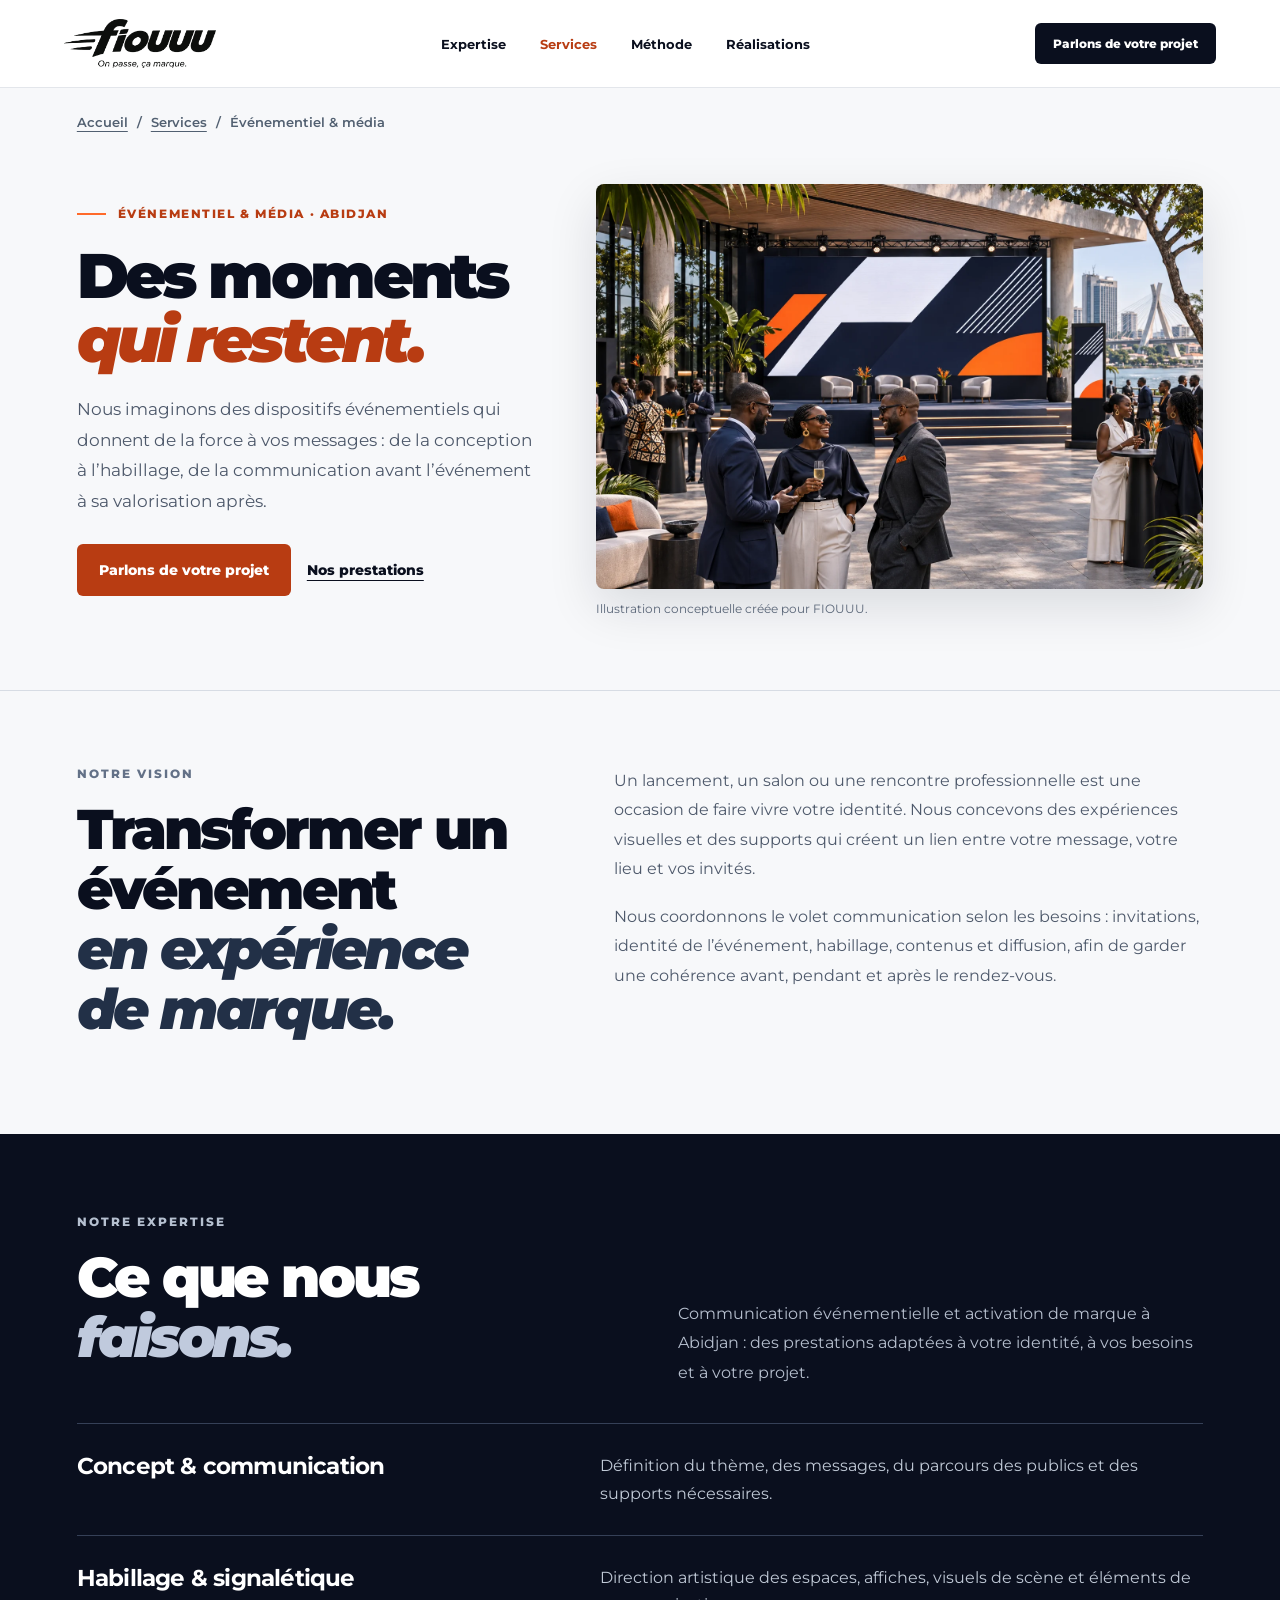
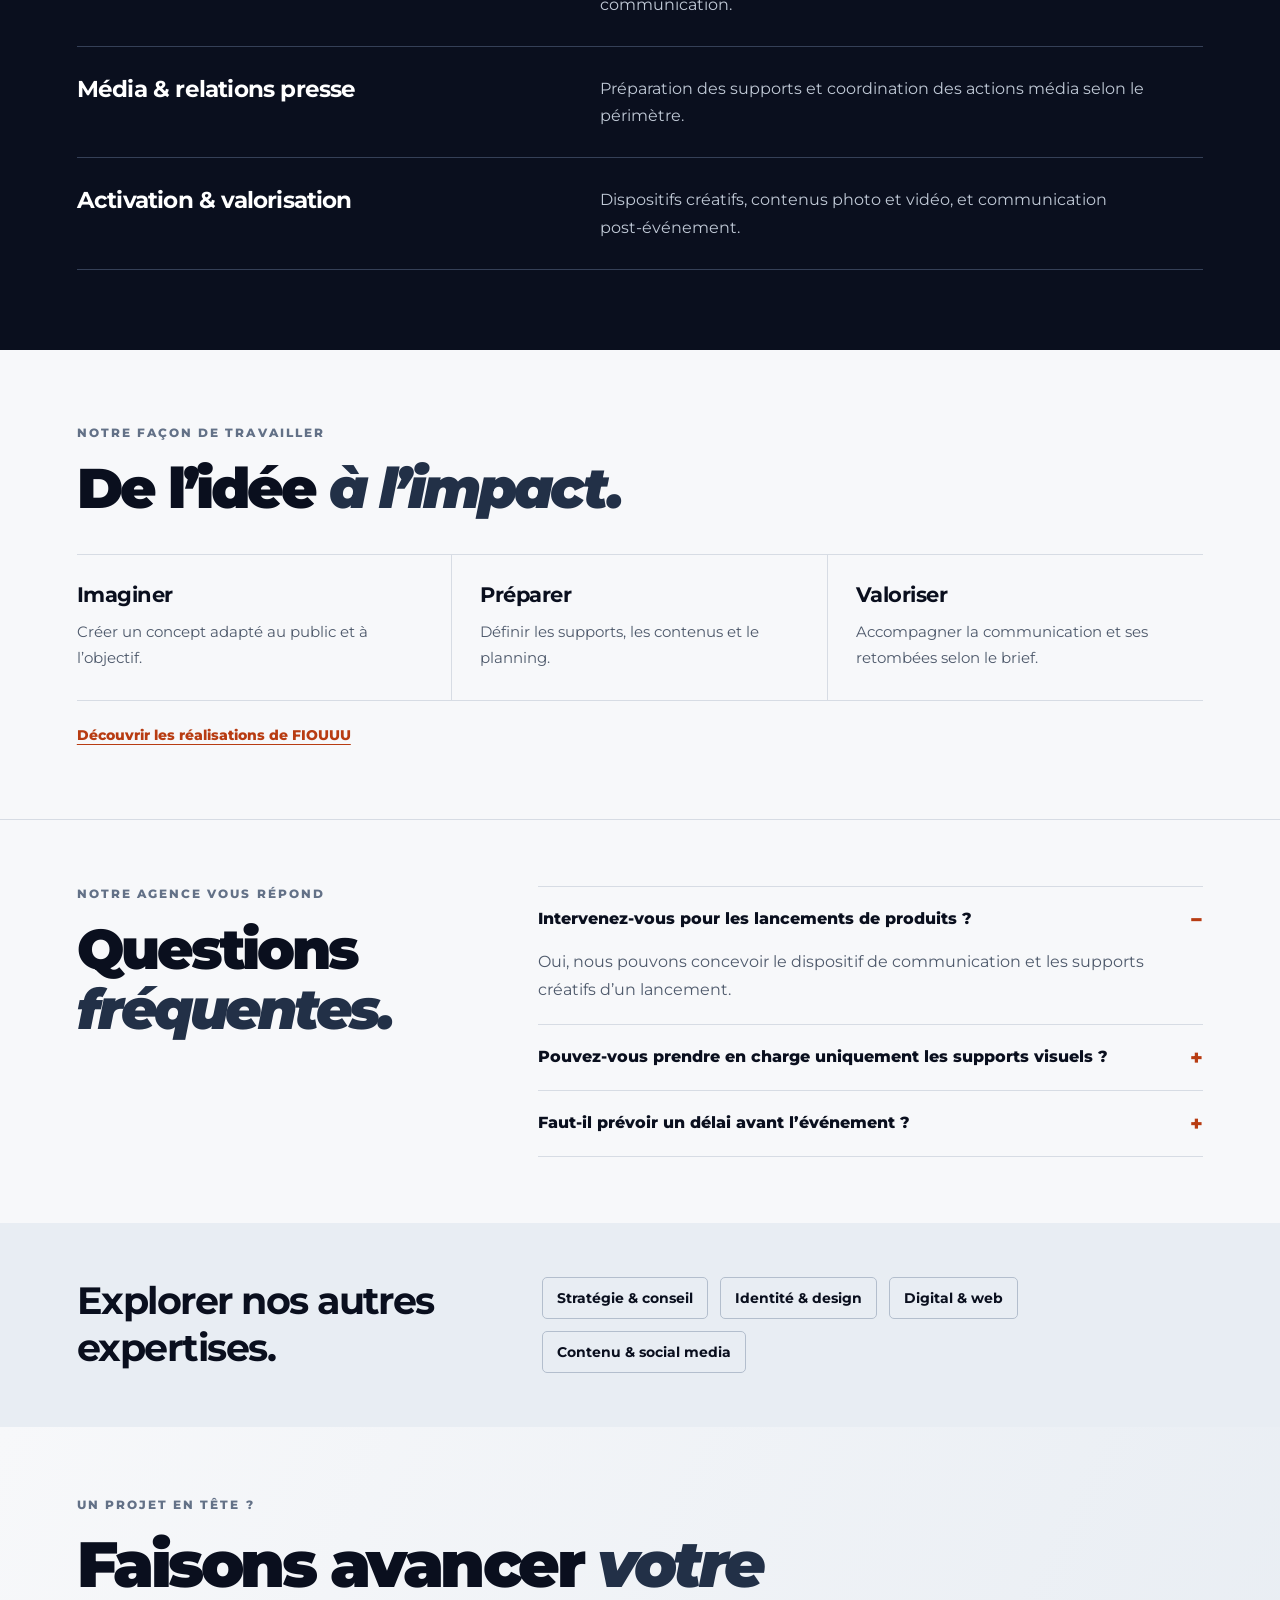
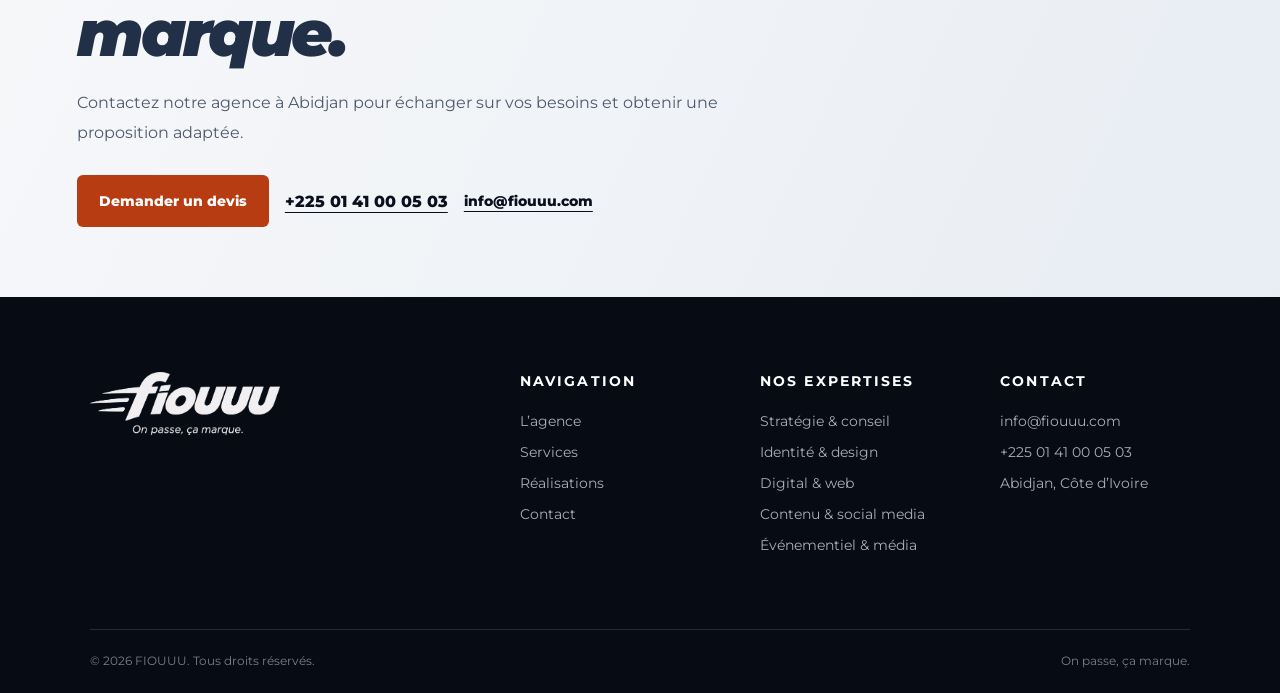
<file: services/evenementiel-media/index.html>
<!doctype html><html lang="fr"><head><meta charset="utf-8"><meta name="viewport" content="width=device-width,initial-scale=1"><title>Communication événementielle et activation de marque à Abidjan | FIOUUU</title><meta name="description" content="Nous imaginons des dispositifs événementiels qui donnent de la force à vos messages : de la conception à l’habillage, de la communication avant l’événement à sa valorisation après."><link rel="canonical" href="https://fiouuu.com/services/evenementiel-media/"><meta name="robots" content="index, follow, max-image-preview:large"><meta name="theme-color" content="#0a0f1e"><link rel="icon" href="/assets/fiou-logo.png" type="image/png"><meta property="og:type" content="website"><meta property="og:locale" content="fr_CI"><meta property="og:site_name" content="FIOUUU"><meta property="og:title" content="Communication événementielle et activation de marque à Abidjan | FIOUUU"><meta property="og:description" content="Nous imaginons des dispositifs événementiels qui donnent de la force à vos messages : de la conception à l’habillage, de la communication avant l’événement à sa valorisation après."><meta property="og:url" content="https://fiouuu.com/services/evenementiel-media/"><meta property="og:image" content="https://fiouuu.com/assets/service-evenementiel.webp"><meta property="og:image:alt" content="Concept de lancement de marque dans un espace événementiel contemporain avec scène et signalétique navy et orange"><meta name="twitter:card" content="summary_large_image"><meta name="twitter:title" content="Communication événementielle et activation de marque à Abidjan | FIOUUU"><meta name="twitter:description" content="Nous imaginons des dispositifs événementiels qui donnent de la force à vos messages : de la conception à l’habillage, de la communication avant l’événement à sa valorisation après."><meta name="twitter:image" content="https://fiouuu.com/assets/service-evenementiel.webp"><script type="application/ld+json">{"@context":"https://schema.org","@graph":[{"@type":"Organization","@id":"https://fiouuu.com/#agence","name":"FIOUUU","url":"https://fiouuu.com/","logo":"https://fiouuu.com/assets/fiou-logo.png","email":"info@fiouuu.com","telephone":"+2250141000503","address":{"@type":"PostalAddress","addressLocality":"Abidjan","addressCountry":"CI"}},{"@type":"WebPage","@id":"https://fiouuu.com/services/evenementiel-media/#page","url":"https://fiouuu.com/services/evenementiel-media/","name":"Communication événementielle et activation de marque à Abidjan","inLanguage":"fr","about":{"@id":"https://fiouuu.com/services/evenementiel-media/#service"}},{"@type":"Service","@id":"https://fiouuu.com/services/evenementiel-media/#service","name":"Communication événementielle et activation de marque à Abidjan","serviceType":"Événementiel & média","description":"Nous imaginons des dispositifs événementiels qui donnent de la force à vos messages : de la conception à l’habillage, de la communication avant l’événement à sa valorisation après.","url":"https://fiouuu.com/services/evenementiel-media/","provider":{"@id":"https://fiouuu.com/#agence"},"areaServed":{"@type":"Country","name":"Côte d’Ivoire"},"image":"https://fiouuu.com/assets/service-evenementiel.webp","hasOfferCatalog":{"@type":"OfferCatalog","name":"Événementiel & média","itemListElement":[{"@type":"Offer","itemOffered":{"@type":"Service","name":"Concept & communication","description":"Définition du thème, des messages, du parcours des publics et des supports nécessaires."}},{"@type":"Offer","itemOffered":{"@type":"Service","name":"Habillage & signalétique","description":"Direction artistique des espaces, affiches, visuels de scène et éléments de communication."}},{"@type":"Offer","itemOffered":{"@type":"Service","name":"Média & relations presse","description":"Préparation des supports et coordination des actions média selon le périmètre."}},{"@type":"Offer","itemOffered":{"@type":"Service","name":"Activation & valorisation","description":"Dispositifs créatifs, contenus photo et vidéo, et communication post-événement."}}]}},{"@type":"BreadcrumbList","itemListElement":[{"@type":"ListItem","position":1,"name":"Accueil","item":"https://fiouuu.com/"},{"@type":"ListItem","position":2,"name":"Événementiel & média","item":"https://fiouuu.com/services/evenementiel-media/"}]}]}</script><link rel="preconnect" href="https://fonts.googleapis.com"><link rel="preconnect" href="https://fonts.gstatic.com" crossorigin><link href="https://fonts.googleapis.com/css2?family=Montserrat:ital,wght@0,400;0,500;0,600;0,700;0,800;0,900;1,700;1,800;1,900&display=swap" rel="stylesheet"><link rel="stylesheet" href="/styles.css"><link rel="stylesheet" href="/refinement.css"><link rel="stylesheet" href="/services.css"><noscript><style>.service-page .nav nav{display:flex;gap:8px;flex-wrap:wrap}.service-page .menu{display:none}</style></noscript></head><body class="service-page"><header class="nav"><a class="brand" href="/" aria-label="Retour à l’accueil FIOUUU"><img src="/assets/fiou-logo.png" alt="FIOUUU — On passe, ça marque."></a><nav aria-label="Navigation principale" id="main-nav"><a href="/#expertise">Expertise</a><a href="/#services" aria-current="true">Services</a><a href="/#methode">Méthode</a><a href="/#realisations">Réalisations</a></nav><a class="pill pill-small" href="#contact">Parlons de votre projet</a><button class="menu" aria-label="Ouvrir le menu" aria-controls="main-nav" aria-expanded="false"><i></i><i></i></button></header><main>
<div class="svc-wrap"><nav class="svc-breadcrumb" aria-label="Fil d’Ariane"><a href="/">Accueil</a><span aria-hidden="true">/</span><a href="/#services">Services</a><span aria-hidden="true">/</span><span aria-current="page">Événementiel &amp; média</span></nav><section class="svc-hero"><div><p class="svc-eyebrow">Événementiel &amp; média · Abidjan</p><h1>Des moments<br><em>qui restent.</em></h1><p class="svc-lead">Nous imaginons des dispositifs événementiels qui donnent de la force à vos messages : de la conception à l’habillage, de la communication avant l’événement à sa valorisation après.</p><div class="svc-actions"><a class="pill" href="#contact">Parlons de votre projet</a><a class="text-link" href="#prestations">Nos prestations</a></div></div><figure class="svc-image"><img src="/assets/service-evenementiel.webp" width="1536" height="1024" alt="Concept de lancement de marque dans un espace événementiel contemporain avec scène et signalétique navy et orange" fetchpriority="high" decoding="async"><figcaption>Illustration conceptuelle créée pour FIOUUU.</figcaption></figure></section></div>
<hr class="svc-divider"><section class="svc-wrap svc-benefit"><div><span class="svc-section-label">Notre vision</span><h2 class="svc-title">Transformer un événement<br><em>en expérience de marque.</em></h2></div><div><p class="svc-copy">Un lancement, un salon ou une rencontre professionnelle est une occasion de faire vivre votre identité. Nous concevons des expériences visuelles et des supports qui créent un lien entre votre message, votre lieu et vos invités.</p><p class="svc-copy">Nous coordonnons le volet communication selon les besoins : invitations, identité de l’événement, habillage, contenus et diffusion, afin de garder une cohérence avant, pendant et après le rendez-vous.</p></div></section>
<section class="svc-deliver" id="prestations"><div class="svc-wrap"><div class="svc-deliver-top"><div><span class="svc-section-label">Notre expertise</span><h2 class="svc-title">Ce que nous <em>faisons.</em></h2></div><p class="svc-copy">Communication événementielle et activation de marque à Abidjan : des prestations adaptées à votre identité, à vos besoins et à votre projet.</p></div><div class="svc-scope"><article><h3>Concept &amp; communication</h3><p>Définition du thème, des messages, du parcours des publics et des supports nécessaires.</p></article><article><h3>Habillage &amp; signalétique</h3><p>Direction artistique des espaces, affiches, visuels de scène et éléments de communication.</p></article><article><h3>Média &amp; relations presse</h3><p>Préparation des supports et coordination des actions média selon le périmètre.</p></article><article><h3>Activation &amp; valorisation</h3><p>Dispositifs créatifs, contenus photo et vidéo, et communication post-événement.</p></article></div></div></section>
<section class="svc-wrap svc-process"><span class="svc-section-label">Notre façon de travailler</span><h2 class="svc-title">De l’idée <em>à l’impact.</em></h2><div class="svc-process-list"><article><h3>Imaginer</h3><p>Créer un concept adapté au public et à l’objectif.</p></article><article><h3>Préparer</h3><p>Définir les supports, les contenus et le planning.</p></article><article><h3>Valoriser</h3><p>Accompagner la communication et ses retombées selon le brief.</p></article></div><a class="svc-realizations" href="/#realisations">Découvrir les réalisations de FIOUUU</a></section>
<section class="svc-wrap svc-faq"><div><span class="svc-section-label">Notre agence vous répond</span><h2 class="svc-title">Questions <em>fréquentes.</em></h2></div><div class="svc-faq-list"><details open><summary>Intervenez-vous pour les lancements de produits ?</summary><p>Oui, nous pouvons concevoir le dispositif de communication et les supports créatifs d’un lancement.</p></details><details><summary>Pouvez-vous prendre en charge uniquement les supports visuels ?</summary><p>Oui. Le périmètre peut se limiter à la direction artistique, la signalétique et les créations ou inclure un accompagnement plus large.</p></details><details><summary>Faut-il prévoir un délai avant l’événement ?</summary><p>Un délai de préparation permet de définir le concept, valider les créations et organiser la production. Il dépend de la taille et du périmètre du projet.</p></details></div></section>
<section class="svc-next"><div class="svc-wrap"><h2>Explorer nos autres expertises.</h2><div class="svc-next-links"><a href="/services/strategie-conseil/">Stratégie &amp; conseil</a><a href="/services/identite-design/">Identité &amp; design</a><a href="/services/digital-web/">Digital &amp; web</a><a href="/services/contenu-social-media/">Contenu &amp; social media</a></div></div></section>
<section class="svc-contact" id="contact"><div class="svc-wrap"><span class="svc-section-label">Un projet en tête ?</span><h2 class="svc-title">Faisons avancer <em>votre marque.</em></h2><p class="svc-copy">Contactez notre agence à Abidjan pour échanger sur vos besoins et obtenir une proposition adaptée.</p><div class="svc-actions"><a class="pill" href="mailto:info@fiouuu.com?subject=Demande%20de%20devis%20%E2%80%94%20%C3%89v%C3%A9nementiel%20%26%20m%C3%A9dia">Demander un devis</a><a class="contact-phone" href="tel:+2250141000503">+225 01 41 00 05 03</a><a class="text-link" href="mailto:info@fiouuu.com">info@fiouuu.com</a></div></div></section>
</main><footer><div class="footer-main"><a href="/"><img src="/assets/fiou-logo-white.png" alt="FIOUUU"></a><div><b>Navigation</b><a href="/#expertise">L’agence</a><a href="/#services">Services</a><a href="/#realisations">Réalisations</a><a href="#contact">Contact</a></div><div><b>Nos expertises</b><a href="/services/strategie-conseil/">Stratégie &amp; conseil</a><a href="/services/identite-design/">Identité &amp; design</a><a href="/services/digital-web/">Digital &amp; web</a><a href="/services/contenu-social-media/">Contenu &amp; social media</a><a href="/services/evenementiel-media/">Événementiel &amp; média</a></div><div><b>Contact</b><a href="mailto:info@fiouuu.com">info@fiouuu.com</a><a href="tel:+2250141000503">+225 01 41 00 05 03</a><span>Abidjan, Côte d’Ivoire</span></div></div><div class="footer-bottom"><span>© 2026 FIOUUU. Tous droits réservés.</span><span>On passe, ça marque.</span></div></footer><script>const menu=document.querySelector('.menu'),nav=document.querySelector('.nav');menu.addEventListener('click',()=>{const open=nav.classList.toggle('open');menu.setAttribute('aria-expanded',String(open));menu.setAttribute('aria-label',open?'Fermer le menu':'Ouvrir le menu')});nav.querySelectorAll('a').forEach(a=>a.addEventListener('click',()=>{nav.classList.remove('open');menu.setAttribute('aria-expanded','false')}));</script></body></html>
</file>
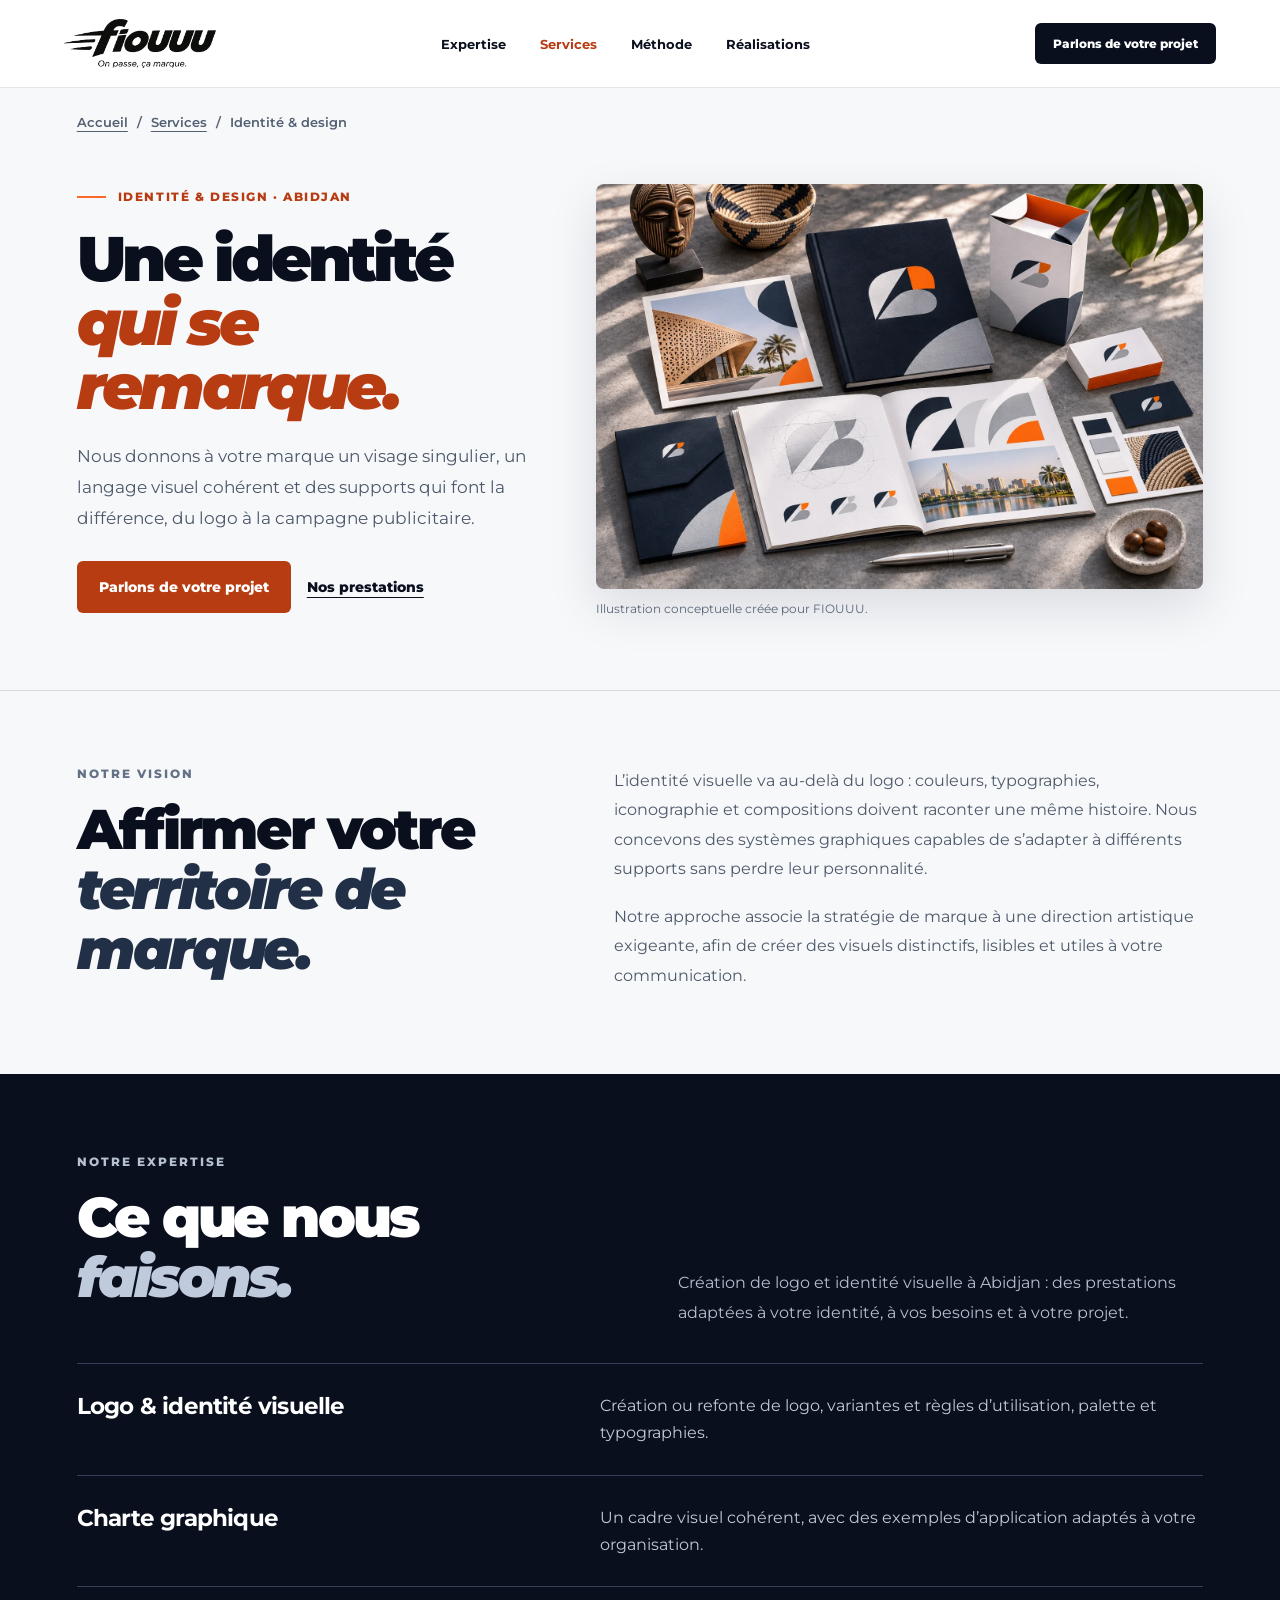
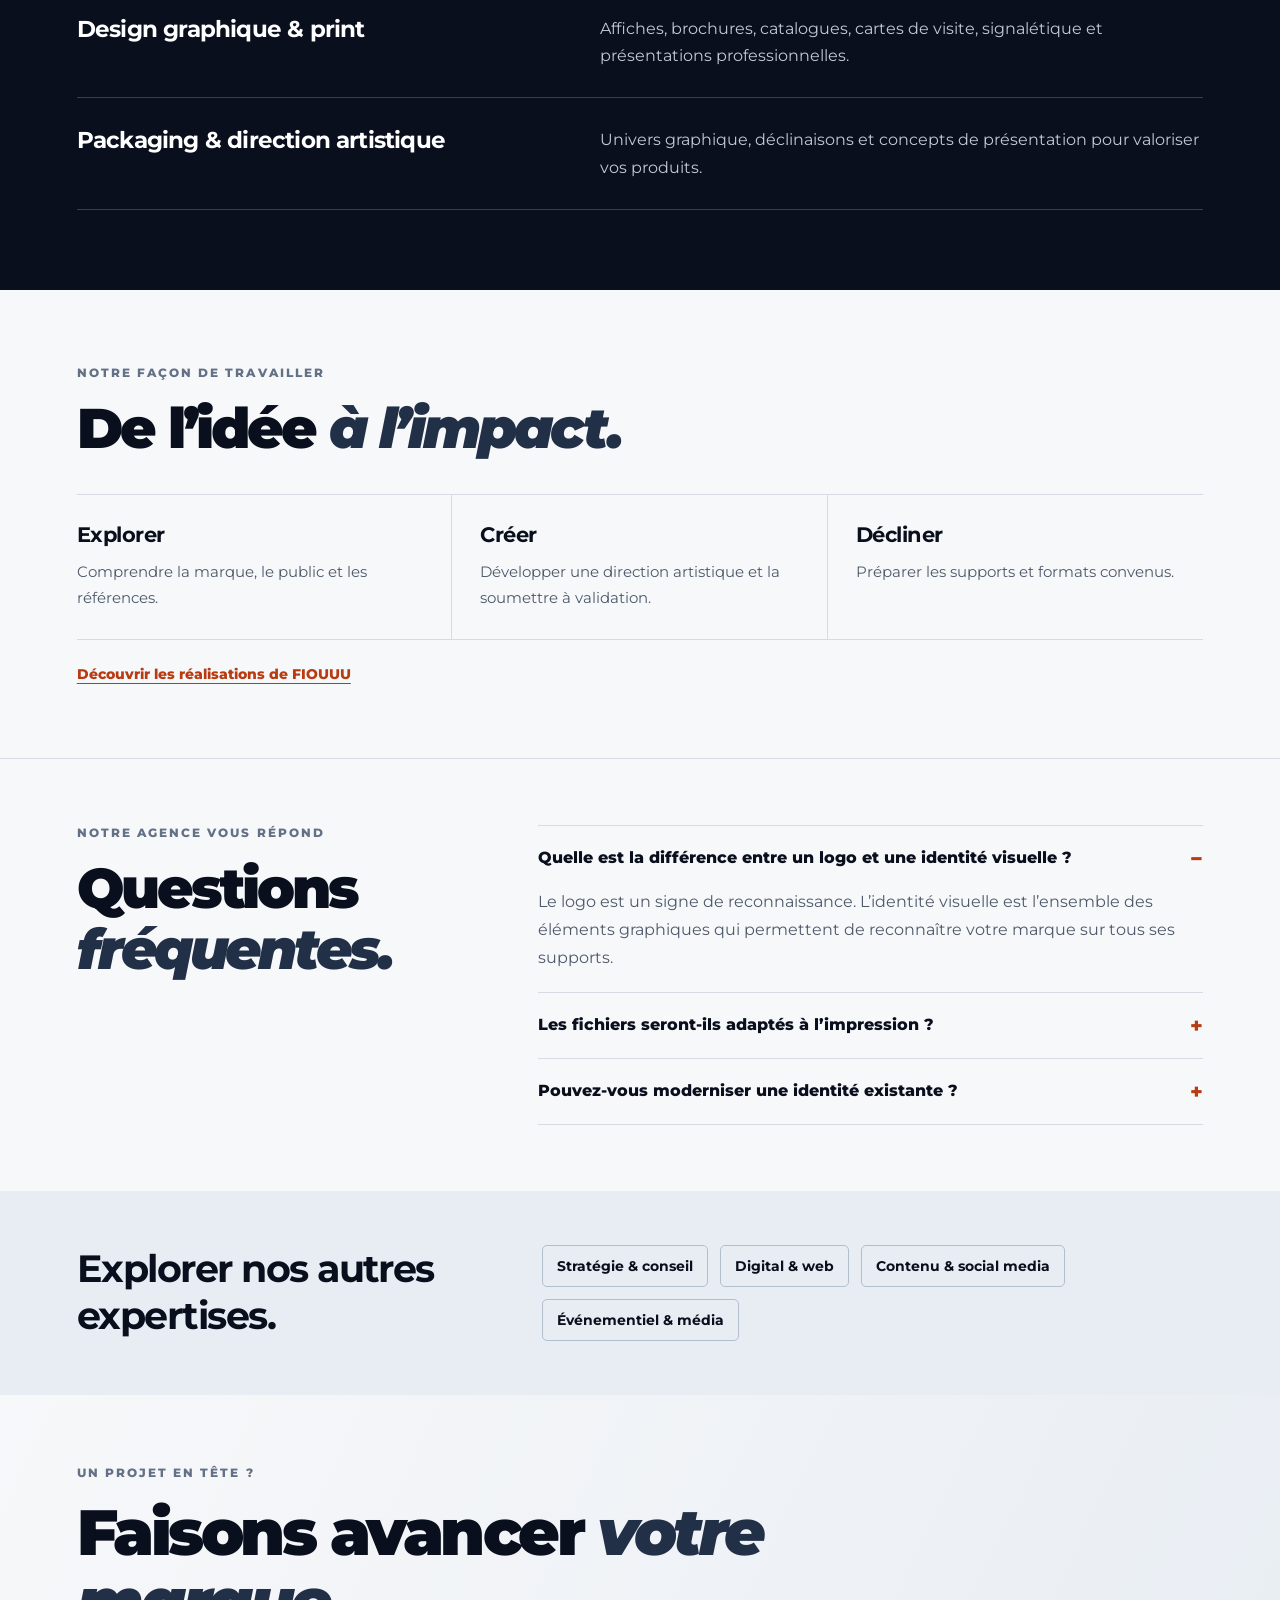
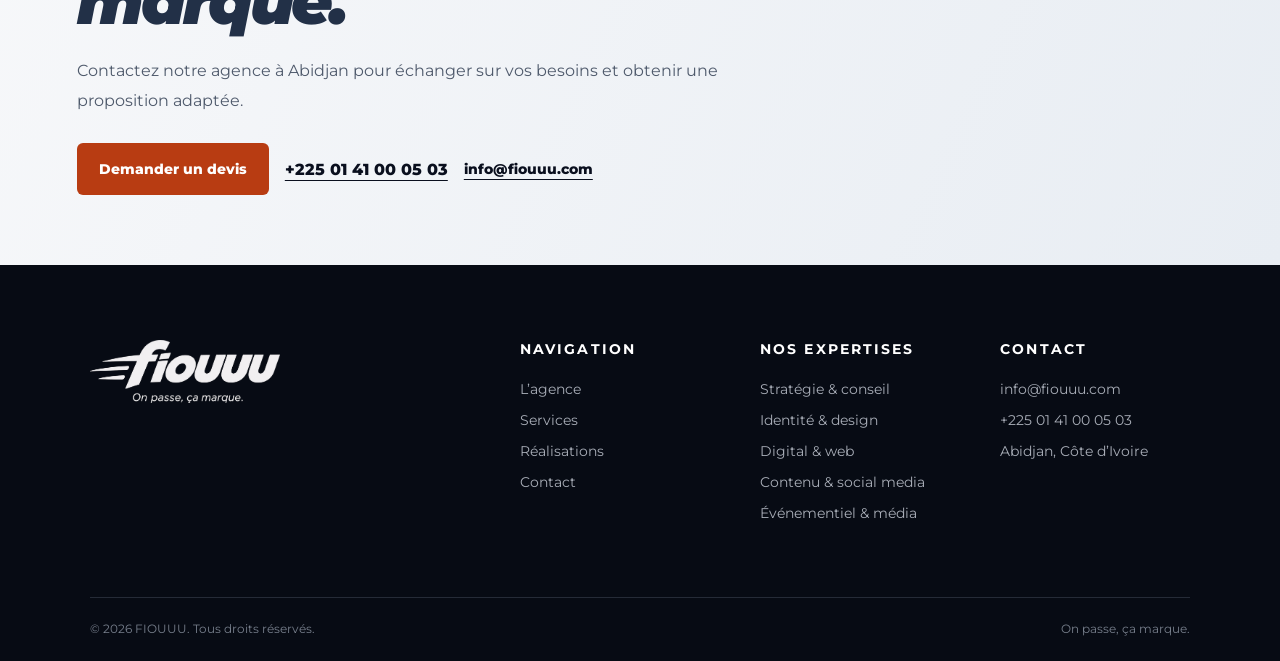
<file: services/identite-design/index.html>
<!doctype html><html lang="fr"><head><meta charset="utf-8"><meta name="viewport" content="width=device-width,initial-scale=1"><title>Création de logo et identité visuelle à Abidjan | FIOUUU</title><meta name="description" content="Nous donnons à votre marque un visage singulier, un langage visuel cohérent et des supports qui font la différence, du logo à la campagne publicitaire."><link rel="canonical" href="https://fiouuu.com/services/identite-design/"><meta name="robots" content="index, follow, max-image-preview:large"><meta name="theme-color" content="#0a0f1e"><link rel="icon" href="/assets/fiou-logo.png" type="image/png"><meta property="og:type" content="website"><meta property="og:locale" content="fr_CI"><meta property="og:site_name" content="FIOUUU"><meta property="og:title" content="Création de logo et identité visuelle à Abidjan | FIOUUU"><meta property="og:description" content="Nous donnons à votre marque un visage singulier, un langage visuel cohérent et des supports qui font la différence, du logo à la campagne publicitaire."><meta property="og:url" content="https://fiouuu.com/services/identite-design/"><meta property="og:image" content="https://fiouuu.com/assets/service-identite.webp"><meta property="og:image:alt" content="Concept de charte graphique navy, gris et orange présenté sur un livre de marque, des cartes et un packaging"><meta name="twitter:card" content="summary_large_image"><meta name="twitter:title" content="Création de logo et identité visuelle à Abidjan | FIOUUU"><meta name="twitter:description" content="Nous donnons à votre marque un visage singulier, un langage visuel cohérent et des supports qui font la différence, du logo à la campagne publicitaire."><meta name="twitter:image" content="https://fiouuu.com/assets/service-identite.webp"><script type="application/ld+json">{"@context":"https://schema.org","@graph":[{"@type":"Organization","@id":"https://fiouuu.com/#agence","name":"FIOUUU","url":"https://fiouuu.com/","logo":"https://fiouuu.com/assets/fiou-logo.png","email":"info@fiouuu.com","telephone":"+2250141000503","address":{"@type":"PostalAddress","addressLocality":"Abidjan","addressCountry":"CI"}},{"@type":"WebPage","@id":"https://fiouuu.com/services/identite-design/#page","url":"https://fiouuu.com/services/identite-design/","name":"Création de logo et identité visuelle à Abidjan","inLanguage":"fr","about":{"@id":"https://fiouuu.com/services/identite-design/#service"}},{"@type":"Service","@id":"https://fiouuu.com/services/identite-design/#service","name":"Création de logo et identité visuelle à Abidjan","serviceType":"Identité & design","description":"Nous donnons à votre marque un visage singulier, un langage visuel cohérent et des supports qui font la différence, du logo à la campagne publicitaire.","url":"https://fiouuu.com/services/identite-design/","provider":{"@id":"https://fiouuu.com/#agence"},"areaServed":{"@type":"Country","name":"Côte d’Ivoire"},"image":"https://fiouuu.com/assets/service-identite.webp","hasOfferCatalog":{"@type":"OfferCatalog","name":"Identité & design","itemListElement":[{"@type":"Offer","itemOffered":{"@type":"Service","name":"Logo & identité visuelle","description":"Création ou refonte de logo, variantes et règles d’utilisation, palette et typographies."}},{"@type":"Offer","itemOffered":{"@type":"Service","name":"Charte graphique","description":"Un cadre visuel cohérent, avec des exemples d’application adaptés à votre organisation."}},{"@type":"Offer","itemOffered":{"@type":"Service","name":"Design graphique & print","description":"Affiches, brochures, catalogues, cartes de visite, signalétique et présentations professionnelles."}},{"@type":"Offer","itemOffered":{"@type":"Service","name":"Packaging & direction artistique","description":"Univers graphique, déclinaisons et concepts de présentation pour valoriser vos produits."}}]}},{"@type":"BreadcrumbList","itemListElement":[{"@type":"ListItem","position":1,"name":"Accueil","item":"https://fiouuu.com/"},{"@type":"ListItem","position":2,"name":"Identité & design","item":"https://fiouuu.com/services/identite-design/"}]}]}</script><link rel="preconnect" href="https://fonts.googleapis.com"><link rel="preconnect" href="https://fonts.gstatic.com" crossorigin><link href="https://fonts.googleapis.com/css2?family=Montserrat:ital,wght@0,400;0,500;0,600;0,700;0,800;0,900;1,700;1,800;1,900&display=swap" rel="stylesheet"><link rel="stylesheet" href="/styles.css"><link rel="stylesheet" href="/refinement.css"><link rel="stylesheet" href="/services.css"><noscript><style>.service-page .nav nav{display:flex;gap:8px;flex-wrap:wrap}.service-page .menu{display:none}</style></noscript></head><body class="service-page"><header class="nav"><a class="brand" href="/" aria-label="Retour à l’accueil FIOUUU"><img src="/assets/fiou-logo.png" alt="FIOUUU — On passe, ça marque."></a><nav aria-label="Navigation principale" id="main-nav"><a href="/#expertise">Expertise</a><a href="/#services" aria-current="true">Services</a><a href="/#methode">Méthode</a><a href="/#realisations">Réalisations</a></nav><a class="pill pill-small" href="#contact">Parlons de votre projet</a><button class="menu" aria-label="Ouvrir le menu" aria-controls="main-nav" aria-expanded="false"><i></i><i></i></button></header><main>
<div class="svc-wrap"><nav class="svc-breadcrumb" aria-label="Fil d’Ariane"><a href="/">Accueil</a><span aria-hidden="true">/</span><a href="/#services">Services</a><span aria-hidden="true">/</span><span aria-current="page">Identité &amp; design</span></nav><section class="svc-hero"><div><p class="svc-eyebrow">Identité &amp; design · Abidjan</p><h1>Une identité<br><em>qui se remarque.</em></h1><p class="svc-lead">Nous donnons à votre marque un visage singulier, un langage visuel cohérent et des supports qui font la différence, du logo à la campagne publicitaire.</p><div class="svc-actions"><a class="pill" href="#contact">Parlons de votre projet</a><a class="text-link" href="#prestations">Nos prestations</a></div></div><figure class="svc-image"><img src="/assets/service-identite.webp" width="1536" height="1024" alt="Concept de charte graphique navy, gris et orange présenté sur un livre de marque, des cartes et un packaging" fetchpriority="high" decoding="async"><figcaption>Illustration conceptuelle créée pour FIOUUU.</figcaption></figure></section></div>
<hr class="svc-divider"><section class="svc-wrap svc-benefit"><div><span class="svc-section-label">Notre vision</span><h2 class="svc-title">Affirmer votre<br><em>territoire de marque.</em></h2></div><div><p class="svc-copy">L’identité visuelle va au-delà du logo : couleurs, typographies, iconographie et compositions doivent raconter une même histoire. Nous concevons des systèmes graphiques capables de s’adapter à différents supports sans perdre leur personnalité.</p><p class="svc-copy">Notre approche associe la stratégie de marque à une direction artistique exigeante, afin de créer des visuels distinctifs, lisibles et utiles à votre communication.</p></div></section>
<section class="svc-deliver" id="prestations"><div class="svc-wrap"><div class="svc-deliver-top"><div><span class="svc-section-label">Notre expertise</span><h2 class="svc-title">Ce que nous <em>faisons.</em></h2></div><p class="svc-copy">Création de logo et identité visuelle à Abidjan : des prestations adaptées à votre identité, à vos besoins et à votre projet.</p></div><div class="svc-scope"><article><h3>Logo &amp; identité visuelle</h3><p>Création ou refonte de logo, variantes et règles d’utilisation, palette et typographies.</p></article><article><h3>Charte graphique</h3><p>Un cadre visuel cohérent, avec des exemples d’application adaptés à votre organisation.</p></article><article><h3>Design graphique &amp; print</h3><p>Affiches, brochures, catalogues, cartes de visite, signalétique et présentations professionnelles.</p></article><article><h3>Packaging &amp; direction artistique</h3><p>Univers graphique, déclinaisons et concepts de présentation pour valoriser vos produits.</p></article></div></div></section>
<section class="svc-wrap svc-process"><span class="svc-section-label">Notre façon de travailler</span><h2 class="svc-title">De l’idée <em>à l’impact.</em></h2><div class="svc-process-list"><article><h3>Explorer</h3><p>Comprendre la marque, le public et les références.</p></article><article><h3>Créer</h3><p>Développer une direction artistique et la soumettre à validation.</p></article><article><h3>Décliner</h3><p>Préparer les supports et formats convenus.</p></article></div><a class="svc-realizations" href="/#realisations">Découvrir les réalisations de FIOUUU</a></section>
<section class="svc-wrap svc-faq"><div><span class="svc-section-label">Notre agence vous répond</span><h2 class="svc-title">Questions <em>fréquentes.</em></h2></div><div class="svc-faq-list"><details open><summary>Quelle est la différence entre un logo et une identité visuelle ?</summary><p>Le logo est un signe de reconnaissance. L’identité visuelle est l’ensemble des éléments graphiques qui permettent de reconnaître votre marque sur tous ses supports.</p></details><details><summary>Les fichiers seront-ils adaptés à l’impression ?</summary><p>Nous préparons les formats en fonction des usages définis dans le devis, notamment les supports numériques et imprimés.</p></details><details><summary>Pouvez-vous moderniser une identité existante ?</summary><p>Oui. Nous pouvons partir de votre charte actuelle et identifier les éléments à préserver, à améliorer ou à décliner.</p></details></div></section>
<section class="svc-next"><div class="svc-wrap"><h2>Explorer nos autres expertises.</h2><div class="svc-next-links"><a href="/services/strategie-conseil/">Stratégie &amp; conseil</a><a href="/services/digital-web/">Digital &amp; web</a><a href="/services/contenu-social-media/">Contenu &amp; social media</a><a href="/services/evenementiel-media/">Événementiel &amp; média</a></div></div></section>
<section class="svc-contact" id="contact"><div class="svc-wrap"><span class="svc-section-label">Un projet en tête ?</span><h2 class="svc-title">Faisons avancer <em>votre marque.</em></h2><p class="svc-copy">Contactez notre agence à Abidjan pour échanger sur vos besoins et obtenir une proposition adaptée.</p><div class="svc-actions"><a class="pill" href="mailto:info@fiouuu.com?subject=Demande%20de%20devis%20%E2%80%94%20Identit%C3%A9%20%26%20design">Demander un devis</a><a class="contact-phone" href="tel:+2250141000503">+225 01 41 00 05 03</a><a class="text-link" href="mailto:info@fiouuu.com">info@fiouuu.com</a></div></div></section>
</main><footer><div class="footer-main"><a href="/"><img src="/assets/fiou-logo-white.png" alt="FIOUUU"></a><div><b>Navigation</b><a href="/#expertise">L’agence</a><a href="/#services">Services</a><a href="/#realisations">Réalisations</a><a href="#contact">Contact</a></div><div><b>Nos expertises</b><a href="/services/strategie-conseil/">Stratégie &amp; conseil</a><a href="/services/identite-design/">Identité &amp; design</a><a href="/services/digital-web/">Digital &amp; web</a><a href="/services/contenu-social-media/">Contenu &amp; social media</a><a href="/services/evenementiel-media/">Événementiel &amp; média</a></div><div><b>Contact</b><a href="mailto:info@fiouuu.com">info@fiouuu.com</a><a href="tel:+2250141000503">+225 01 41 00 05 03</a><span>Abidjan, Côte d’Ivoire</span></div></div><div class="footer-bottom"><span>© 2026 FIOUUU. Tous droits réservés.</span><span>On passe, ça marque.</span></div></footer><script>const menu=document.querySelector('.menu'),nav=document.querySelector('.nav');menu.addEventListener('click',()=>{const open=nav.classList.toggle('open');menu.setAttribute('aria-expanded',String(open));menu.setAttribute('aria-label',open?'Fermer le menu':'Ouvrir le menu')});nav.querySelectorAll('a').forEach(a=>a.addEventListener('click',()=>{nav.classList.remove('open');menu.setAttribute('aria-expanded','false')}));</script></body></html>
</file>
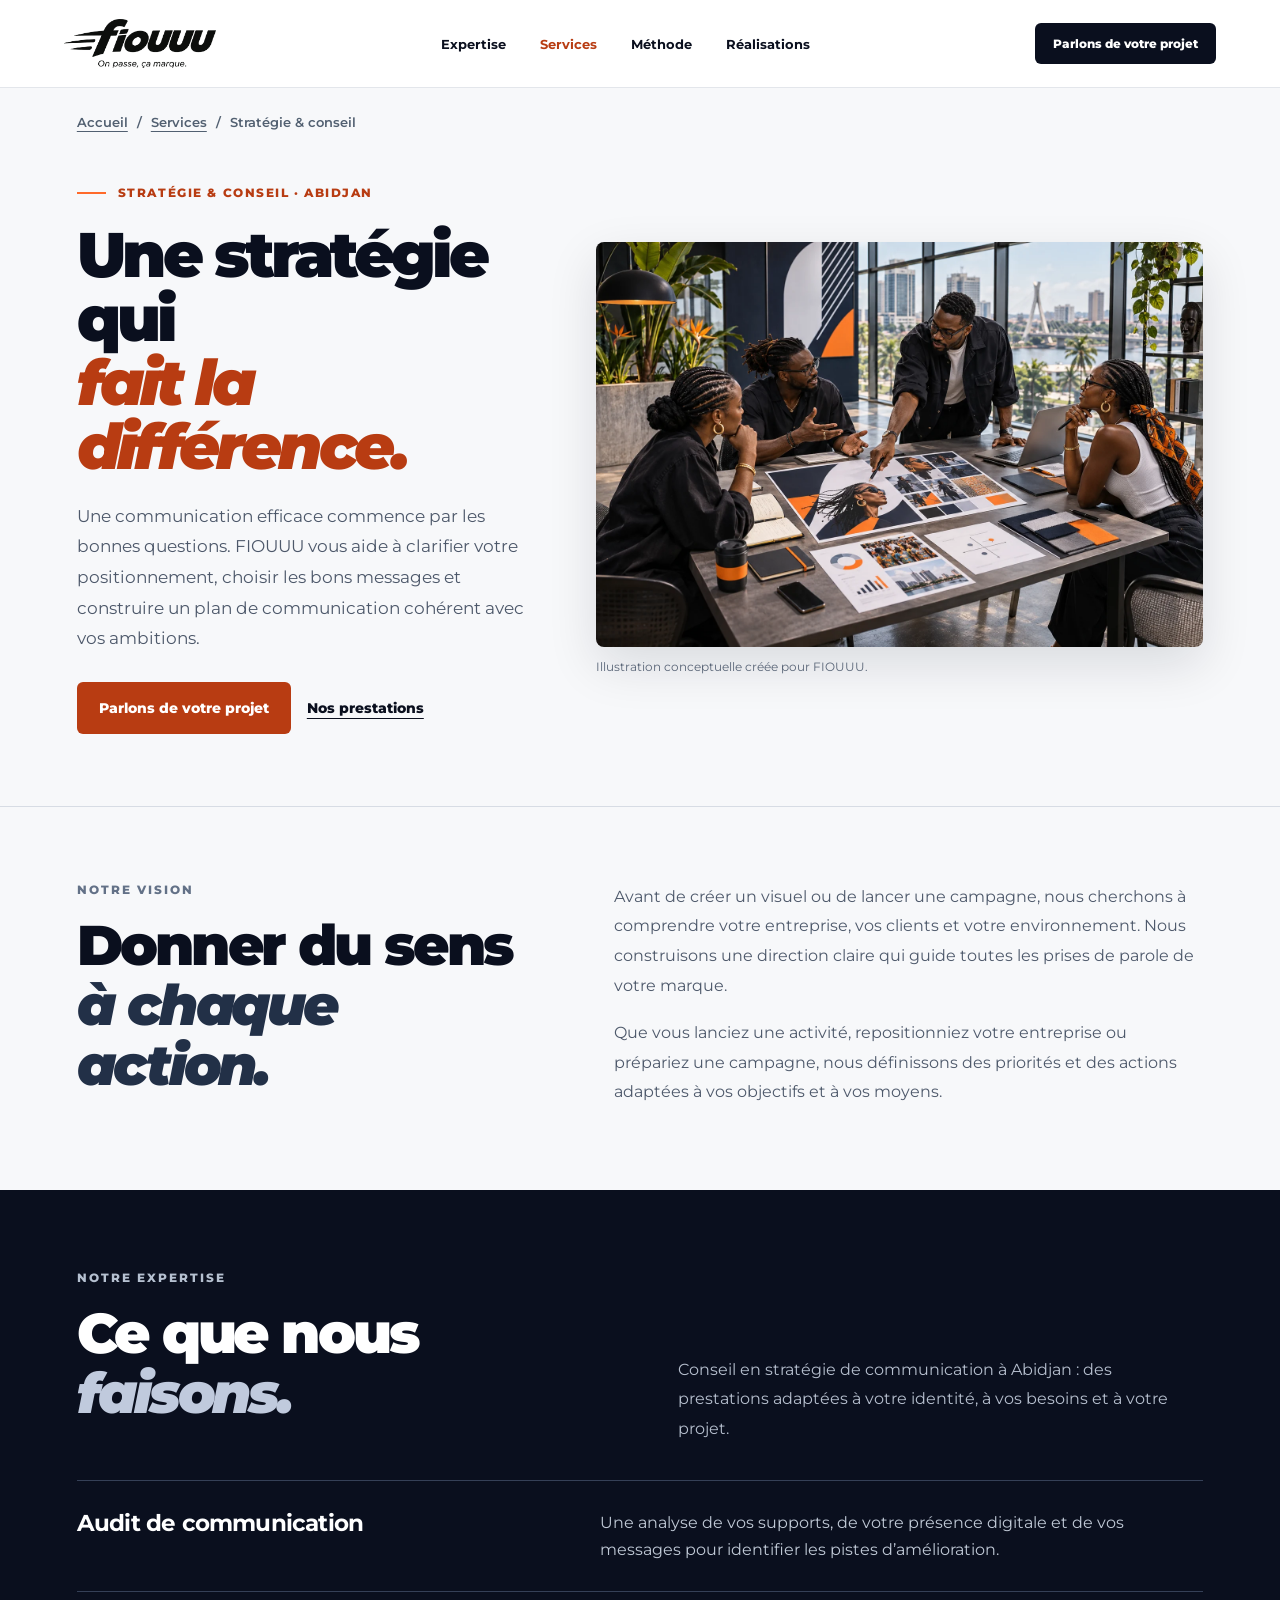
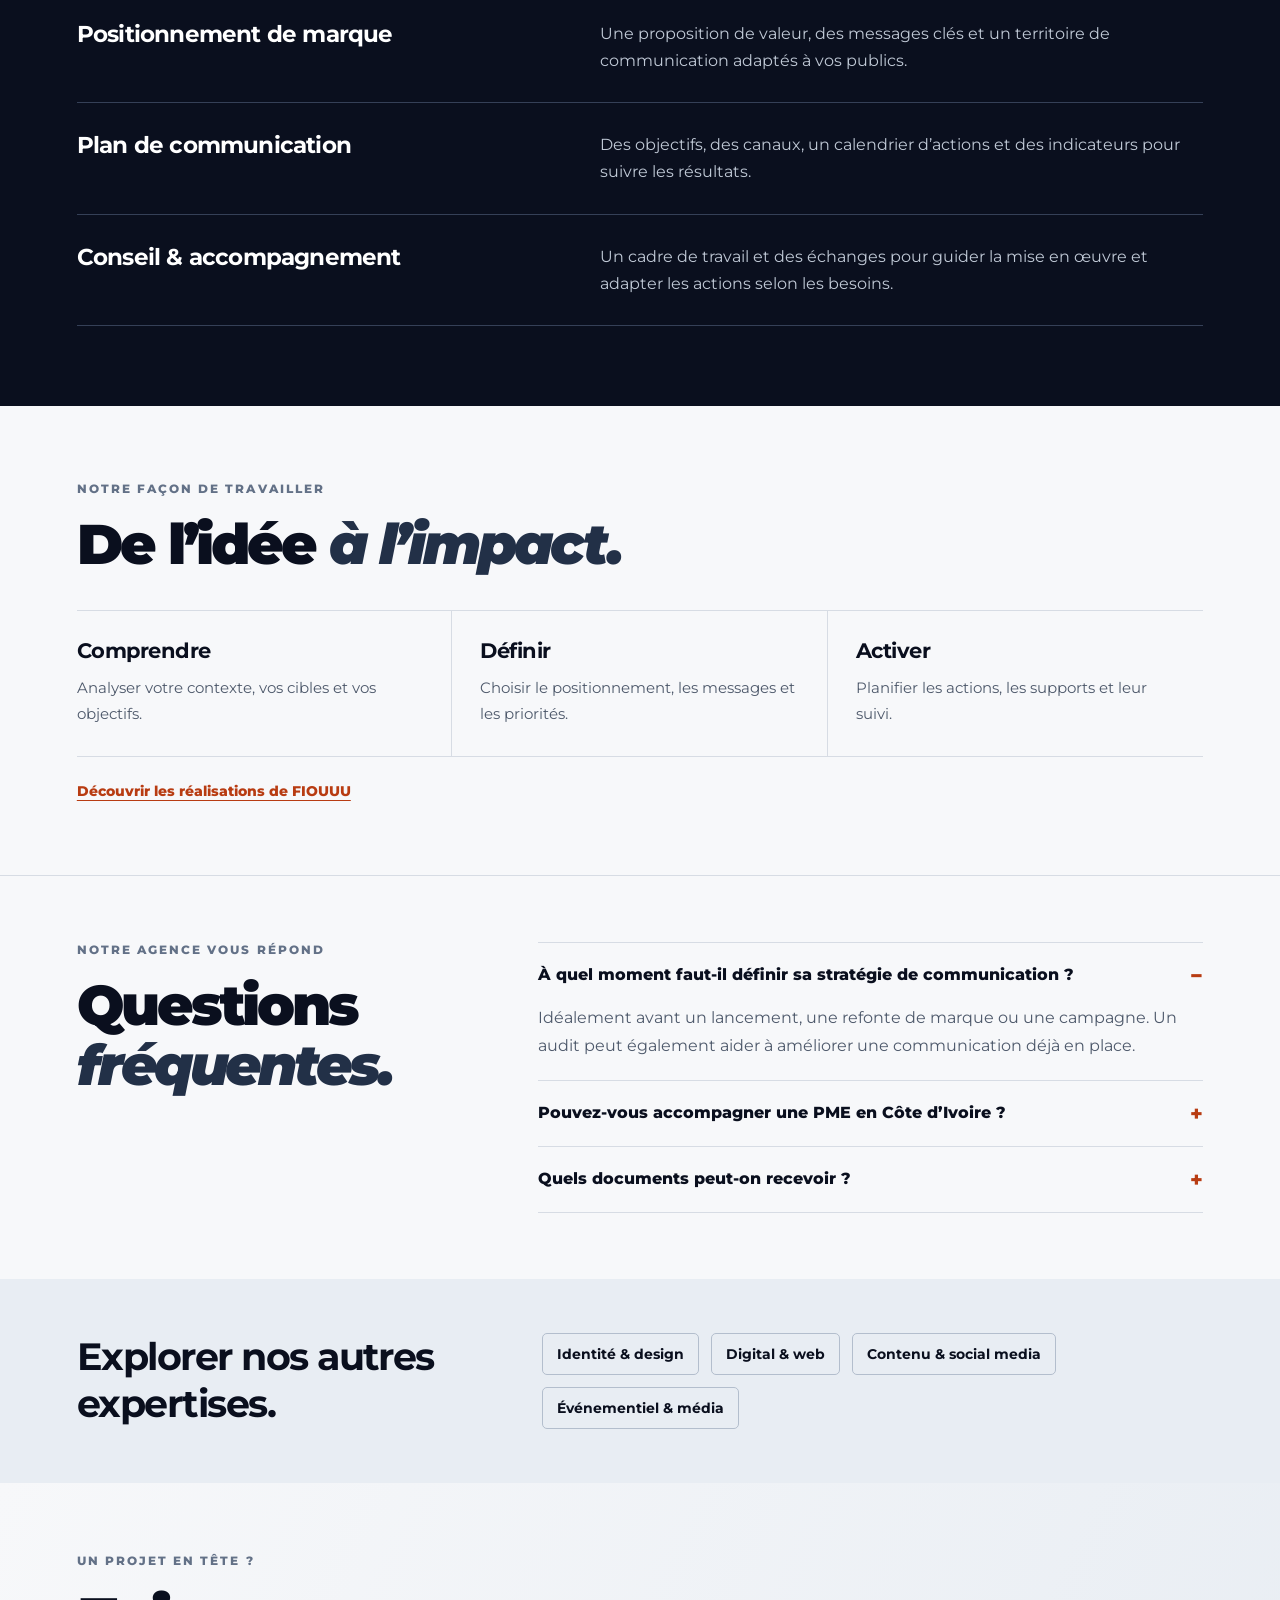
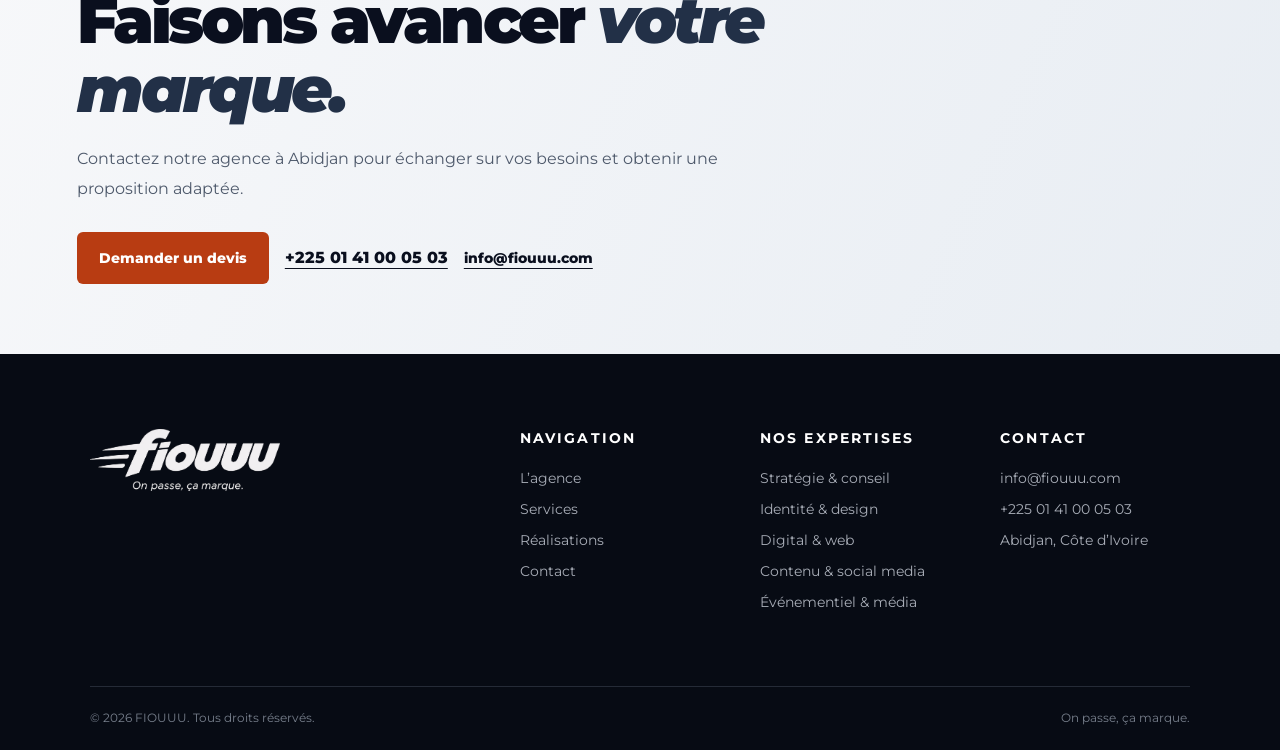
<file: services/strategie-conseil/index.html>
<!doctype html><html lang="fr"><head><meta charset="utf-8"><meta name="viewport" content="width=device-width,initial-scale=1"><title>Conseil en stratégie de communication à Abidjan | FIOUUU</title><meta name="description" content="Une communication efficace commence par les bonnes questions. FIOUUU vous aide à clarifier votre positionnement, choisir les bons messages et construire un plan de communication cohérent avec vos ambitions."><link rel="canonical" href="https://fiouuu.com/services/strategie-conseil/"><meta name="robots" content="index, follow, max-image-preview:large"><meta name="theme-color" content="#0a0f1e"><link rel="icon" href="/assets/fiou-logo.png" type="image/png"><meta property="og:type" content="website"><meta property="og:locale" content="fr_CI"><meta property="og:site_name" content="FIOUUU"><meta property="og:title" content="Conseil en stratégie de communication à Abidjan | FIOUUU"><meta property="og:description" content="Une communication efficace commence par les bonnes questions. FIOUUU vous aide à clarifier votre positionnement, choisir les bons messages et construire un plan de communication cohérent avec vos ambitions."><meta property="og:url" content="https://fiouuu.com/services/strategie-conseil/"><meta property="og:image" content="https://fiouuu.com/assets/service-strategie.webp"><meta property="og:image:alt" content="Équipe créative étudiant un plan de communication et des concepts de campagne dans un studio à Abidjan"><meta name="twitter:card" content="summary_large_image"><meta name="twitter:title" content="Conseil en stratégie de communication à Abidjan | FIOUUU"><meta name="twitter:description" content="Une communication efficace commence par les bonnes questions. FIOUUU vous aide à clarifier votre positionnement, choisir les bons messages et construire un plan de communication cohérent avec vos ambitions."><meta name="twitter:image" content="https://fiouuu.com/assets/service-strategie.webp"><script type="application/ld+json">{"@context":"https://schema.org","@graph":[{"@type":"Organization","@id":"https://fiouuu.com/#agence","name":"FIOUUU","url":"https://fiouuu.com/","logo":"https://fiouuu.com/assets/fiou-logo.png","email":"info@fiouuu.com","telephone":"+2250141000503","address":{"@type":"PostalAddress","addressLocality":"Abidjan","addressCountry":"CI"}},{"@type":"WebPage","@id":"https://fiouuu.com/services/strategie-conseil/#page","url":"https://fiouuu.com/services/strategie-conseil/","name":"Conseil en stratégie de communication à Abidjan","inLanguage":"fr","about":{"@id":"https://fiouuu.com/services/strategie-conseil/#service"}},{"@type":"Service","@id":"https://fiouuu.com/services/strategie-conseil/#service","name":"Conseil en stratégie de communication à Abidjan","serviceType":"Stratégie & conseil","description":"Une communication efficace commence par les bonnes questions. FIOUUU vous aide à clarifier votre positionnement, choisir les bons messages et construire un plan de communication cohérent avec vos ambitions.","url":"https://fiouuu.com/services/strategie-conseil/","provider":{"@id":"https://fiouuu.com/#agence"},"areaServed":{"@type":"Country","name":"Côte d’Ivoire"},"image":"https://fiouuu.com/assets/service-strategie.webp","hasOfferCatalog":{"@type":"OfferCatalog","name":"Stratégie & conseil","itemListElement":[{"@type":"Offer","itemOffered":{"@type":"Service","name":"Audit de communication","description":"Une analyse de vos supports, de votre présence digitale et de vos messages pour identifier les pistes d’amélioration."}},{"@type":"Offer","itemOffered":{"@type":"Service","name":"Positionnement de marque","description":"Une proposition de valeur, des messages clés et un territoire de communication adaptés à vos publics."}},{"@type":"Offer","itemOffered":{"@type":"Service","name":"Plan de communication","description":"Des objectifs, des canaux, un calendrier d’actions et des indicateurs pour suivre les résultats."}},{"@type":"Offer","itemOffered":{"@type":"Service","name":"Conseil & accompagnement","description":"Un cadre de travail et des échanges pour guider la mise en œuvre et adapter les actions selon les besoins."}}]}},{"@type":"BreadcrumbList","itemListElement":[{"@type":"ListItem","position":1,"name":"Accueil","item":"https://fiouuu.com/"},{"@type":"ListItem","position":2,"name":"Stratégie & conseil","item":"https://fiouuu.com/services/strategie-conseil/"}]}]}</script><link rel="preconnect" href="https://fonts.googleapis.com"><link rel="preconnect" href="https://fonts.gstatic.com" crossorigin><link href="https://fonts.googleapis.com/css2?family=Montserrat:ital,wght@0,400;0,500;0,600;0,700;0,800;0,900;1,700;1,800;1,900&display=swap" rel="stylesheet"><link rel="stylesheet" href="/styles.css"><link rel="stylesheet" href="/refinement.css"><link rel="stylesheet" href="/services.css"><noscript><style>.service-page .nav nav{display:flex;gap:8px;flex-wrap:wrap}.service-page .menu{display:none}</style></noscript></head><body class="service-page"><header class="nav"><a class="brand" href="/" aria-label="Retour à l’accueil FIOUUU"><img src="/assets/fiou-logo.png" alt="FIOUUU — On passe, ça marque."></a><nav aria-label="Navigation principale" id="main-nav"><a href="/#expertise">Expertise</a><a href="/#services" aria-current="true">Services</a><a href="/#methode">Méthode</a><a href="/#realisations">Réalisations</a></nav><a class="pill pill-small" href="#contact">Parlons de votre projet</a><button class="menu" aria-label="Ouvrir le menu" aria-controls="main-nav" aria-expanded="false"><i></i><i></i></button></header><main>
<div class="svc-wrap"><nav class="svc-breadcrumb" aria-label="Fil d’Ariane"><a href="/">Accueil</a><span aria-hidden="true">/</span><a href="/#services">Services</a><span aria-hidden="true">/</span><span aria-current="page">Stratégie &amp; conseil</span></nav><section class="svc-hero"><div><p class="svc-eyebrow">Stratégie &amp; conseil · Abidjan</p><h1>Une stratégie qui<br><em>fait la différence.</em></h1><p class="svc-lead">Une communication efficace commence par les bonnes questions. FIOUUU vous aide à clarifier votre positionnement, choisir les bons messages et construire un plan de communication cohérent avec vos ambitions.</p><div class="svc-actions"><a class="pill" href="#contact">Parlons de votre projet</a><a class="text-link" href="#prestations">Nos prestations</a></div></div><figure class="svc-image"><img src="/assets/service-strategie.webp" width="1536" height="1024" alt="Équipe créative étudiant un plan de communication et des concepts de campagne dans un studio à Abidjan" fetchpriority="high" decoding="async"><figcaption>Illustration conceptuelle créée pour FIOUUU.</figcaption></figure></section></div>
<hr class="svc-divider"><section class="svc-wrap svc-benefit"><div><span class="svc-section-label">Notre vision</span><h2 class="svc-title">Donner du sens<br><em>à chaque action.</em></h2></div><div><p class="svc-copy">Avant de créer un visuel ou de lancer une campagne, nous cherchons à comprendre votre entreprise, vos clients et votre environnement. Nous construisons une direction claire qui guide toutes les prises de parole de votre marque.</p><p class="svc-copy">Que vous lanciez une activité, repositionniez votre entreprise ou prépariez une campagne, nous définissons des priorités et des actions adaptées à vos objectifs et à vos moyens.</p></div></section>
<section class="svc-deliver" id="prestations"><div class="svc-wrap"><div class="svc-deliver-top"><div><span class="svc-section-label">Notre expertise</span><h2 class="svc-title">Ce que nous <em>faisons.</em></h2></div><p class="svc-copy">Conseil en stratégie de communication à Abidjan : des prestations adaptées à votre identité, à vos besoins et à votre projet.</p></div><div class="svc-scope"><article><h3>Audit de communication</h3><p>Une analyse de vos supports, de votre présence digitale et de vos messages pour identifier les pistes d’amélioration.</p></article><article><h3>Positionnement de marque</h3><p>Une proposition de valeur, des messages clés et un territoire de communication adaptés à vos publics.</p></article><article><h3>Plan de communication</h3><p>Des objectifs, des canaux, un calendrier d’actions et des indicateurs pour suivre les résultats.</p></article><article><h3>Conseil &amp; accompagnement</h3><p>Un cadre de travail et des échanges pour guider la mise en œuvre et adapter les actions selon les besoins.</p></article></div></div></section>
<section class="svc-wrap svc-process"><span class="svc-section-label">Notre façon de travailler</span><h2 class="svc-title">De l’idée <em>à l’impact.</em></h2><div class="svc-process-list"><article><h3>Comprendre</h3><p>Analyser votre contexte, vos cibles et vos objectifs.</p></article><article><h3>Définir</h3><p>Choisir le positionnement, les messages et les priorités.</p></article><article><h3>Activer</h3><p>Planifier les actions, les supports et leur suivi.</p></article></div><a class="svc-realizations" href="/#realisations">Découvrir les réalisations de FIOUUU</a></section>
<section class="svc-wrap svc-faq"><div><span class="svc-section-label">Notre agence vous répond</span><h2 class="svc-title">Questions <em>fréquentes.</em></h2></div><div class="svc-faq-list"><details open><summary>À quel moment faut-il définir sa stratégie de communication ?</summary><p>Idéalement avant un lancement, une refonte de marque ou une campagne. Un audit peut également aider à améliorer une communication déjà en place.</p></details><details><summary>Pouvez-vous accompagner une PME en Côte d’Ivoire ?</summary><p>Oui, nous adaptons la démarche au contexte de l’entreprise, à ses moyens et à ses objectifs.</p></details><details><summary>Quels documents peut-on recevoir ?</summary><p>Selon le brief : audit, plateforme de marque, plan d’action, messages clés et recommandations de communication.</p></details></div></section>
<section class="svc-next"><div class="svc-wrap"><h2>Explorer nos autres expertises.</h2><div class="svc-next-links"><a href="/services/identite-design/">Identité &amp; design</a><a href="/services/digital-web/">Digital &amp; web</a><a href="/services/contenu-social-media/">Contenu &amp; social media</a><a href="/services/evenementiel-media/">Événementiel &amp; média</a></div></div></section>
<section class="svc-contact" id="contact"><div class="svc-wrap"><span class="svc-section-label">Un projet en tête ?</span><h2 class="svc-title">Faisons avancer <em>votre marque.</em></h2><p class="svc-copy">Contactez notre agence à Abidjan pour échanger sur vos besoins et obtenir une proposition adaptée.</p><div class="svc-actions"><a class="pill" href="mailto:info@fiouuu.com?subject=Demande%20de%20devis%20%E2%80%94%20Strat%C3%A9gie%20%26%20conseil">Demander un devis</a><a class="contact-phone" href="tel:+2250141000503">+225 01 41 00 05 03</a><a class="text-link" href="mailto:info@fiouuu.com">info@fiouuu.com</a></div></div></section>
</main><footer><div class="footer-main"><a href="/"><img src="/assets/fiou-logo-white.png" alt="FIOUUU"></a><div><b>Navigation</b><a href="/#expertise">L’agence</a><a href="/#services">Services</a><a href="/#realisations">Réalisations</a><a href="#contact">Contact</a></div><div><b>Nos expertises</b><a href="/services/strategie-conseil/">Stratégie &amp; conseil</a><a href="/services/identite-design/">Identité &amp; design</a><a href="/services/digital-web/">Digital &amp; web</a><a href="/services/contenu-social-media/">Contenu &amp; social media</a><a href="/services/evenementiel-media/">Événementiel &amp; média</a></div><div><b>Contact</b><a href="mailto:info@fiouuu.com">info@fiouuu.com</a><a href="tel:+2250141000503">+225 01 41 00 05 03</a><span>Abidjan, Côte d’Ivoire</span></div></div><div class="footer-bottom"><span>© 2026 FIOUUU. Tous droits réservés.</span><span>On passe, ça marque.</span></div></footer><script>const menu=document.querySelector('.menu'),nav=document.querySelector('.nav');menu.addEventListener('click',()=>{const open=nav.classList.toggle('open');menu.setAttribute('aria-expanded',String(open));menu.setAttribute('aria-label',open?'Fermer le menu':'Ouvrir le menu')});nav.querySelectorAll('a').forEach(a=>a.addEventListener('click',()=>{nav.classList.remove('open');menu.setAttribute('aria-expanded','false')}));</script></body></html>
</file>
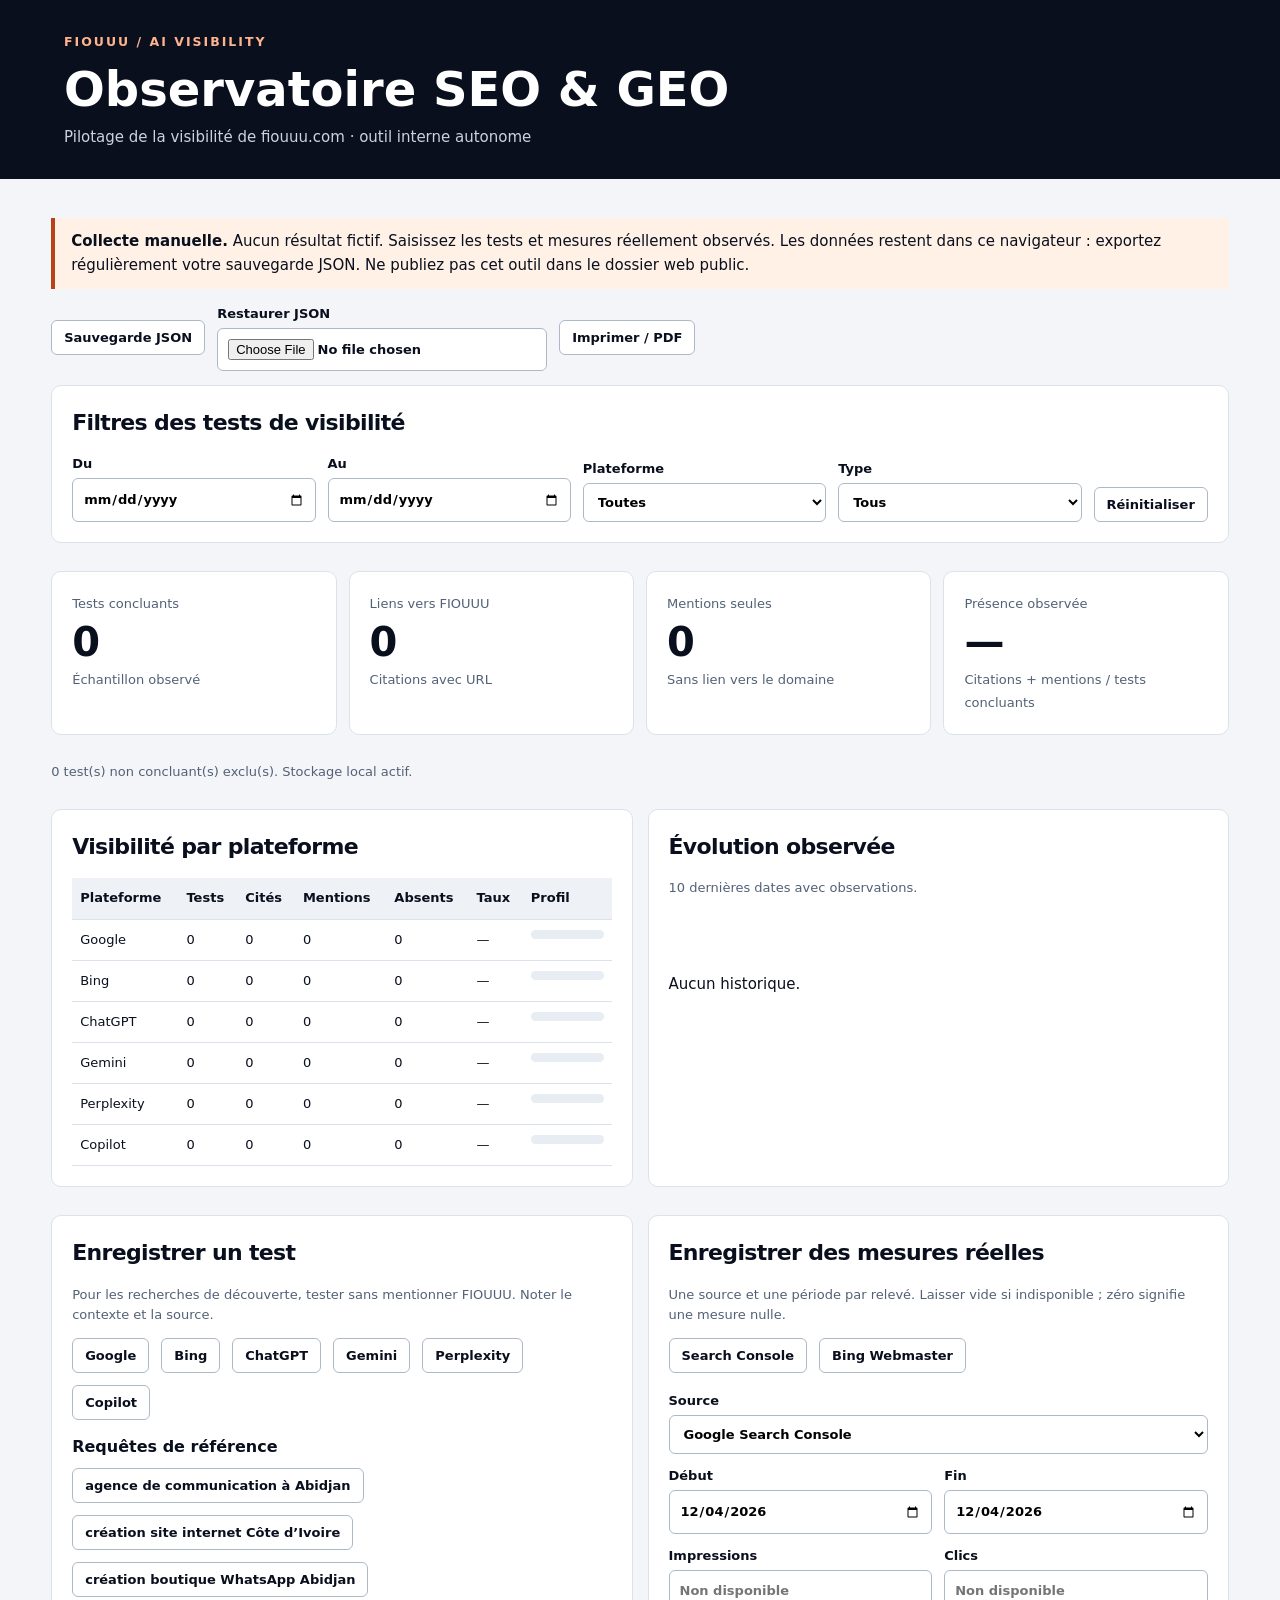
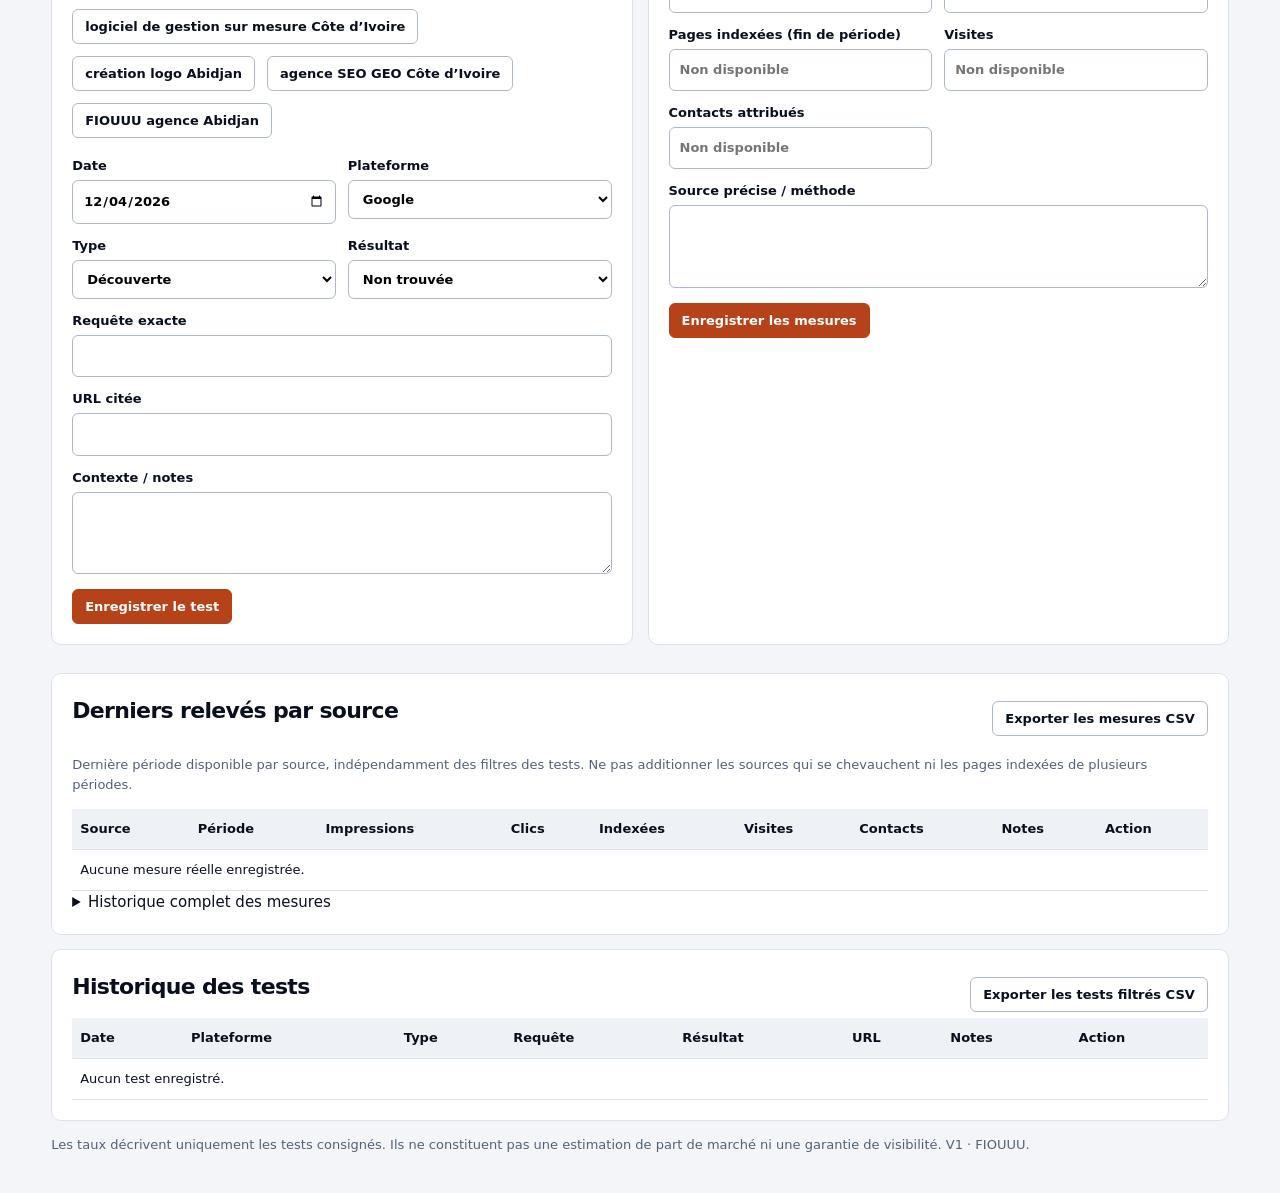
<file: tools/visibility-dashboard/index.html>
<!doctype html><html lang="fr"><head><meta charset="utf-8"><meta name="viewport" content="width=device-width,initial-scale=1"><meta name="robots" content="noindex,nofollow"><title>FIOUUU | Observatoire SEO &amp; GEO</title><style>:root{--navy:#0a0f1e;--orange:#b64219;--line:#dce2eb;--muted:#536176}*{box-sizing:border-box}body{margin:0;background:#f3f5f8;color:var(--navy);font:15px/1.55 system-ui,sans-serif}header{background:var(--navy);color:#fff;padding:30px clamp(18px,5vw,70px)}header small{color:#ffb38d;letter-spacing:.16em;font-weight:800}h1{font-size:clamp(30px,5vw,48px);margin:10px 0;line-height:1.1}header p{color:#c9d3e1;margin:0}main{max-width:1440px;margin:auto;padding:24px clamp(16px,4vw,55px)}.row{display:flex;flex-wrap:wrap;align-items:center;gap:12px}.spread{justify-content:space-between}.panel,.kpi{background:white;border:1px solid var(--line);border-radius:10px;padding:20px;margin:14px 0}h2{font-size:22px;margin:0 0 14px;letter-spacing:-.03em}h3{font-size:16px;margin:15px 0 8px}.muted{color:var(--muted);font-size:13px}.kpis{display:grid;grid-template-columns:repeat(4,minmax(0,1fr));gap:12px}.kpi strong{font-size:clamp(26px,4vw,40px);letter-spacing:-.05em;display:block;line-height:1.3}.kpi span{font-size:13px;color:var(--muted)}.grid{display:grid;grid-template-columns:1fr 1fr;gap:15px}.fields{display:grid;grid-template-columns:1fr 1fr;gap:12px}.wide{grid-column:1/-1}label{font-size:13px;font-weight:700;display:block}input,select,textarea{display:block;width:100%;min-width:0;padding:10px;font:inherit;background:white;border:1px solid #aeb9c8;border-radius:6px;margin-top:4px}button,.link{cursor:pointer;background:white;border:1px solid #aeb9c8;border-radius:6px;padding:9px 12px;font:600 13px system-ui;text-decoration:none;color:var(--navy);display:inline-block}button.primary{background:var(--orange);color:#fff;border-color:var(--orange)}button:focus-visible,a:focus-visible,input:focus-visible,select:focus-visible{outline:3px solid #f48b58;outline-offset:3px}button:hover,.link:hover{background:#e7eaf0;color:var(--navy)}.scroll{overflow:auto}table{width:100%;border-collapse:collapse;font-size:13px}th,td{padding:10px 8px;text-align:left;border-bottom:1px solid var(--line);vertical-align:top;overflow-wrap:anywhere}th{background:#eef1f5;white-space:nowrap}.bar{min-width:65px;height:9px;background:#e8edf3;border-radius:5px;overflow:hidden}.bar i{display:block;background:var(--orange);height:100%}.notice{background:#fff1e5;border-left:4px solid var(--orange);padding:12px 16px}.filters label{flex:1;min-width:140px}.filters .row{align-items:end}#message{min-height:20px;font-weight:700;color:#17603b}#message.error{color:#a12525}.spark{display:flex;align-items:end;gap:6px;min-height:100px}.spark>div{flex:1;min-width:0;text-align:center;font-size:11px;color:var(--muted)}.spark i{display:block;background:var(--orange);width:75%;margin:5px auto;border-radius:3px 3px 0 0}.spark span{display:block;overflow:hidden;text-overflow:ellipsis;white-space:nowrap}@media(max-width:850px){.grid{grid-template-columns:1fr}.kpis{grid-template-columns:1fr 1fr}}@media(max-width:420px){.fields{grid-template-columns:1fr}.panel,.kpi{padding:13px}}@media print{.private,button{display:none!important}header{background:white;color:black;padding:10px}header small,header p{color:black}main{padding:0}.panel,.kpi{break-inside:avoid}body{background:white}}</style></head><body><header><small>FIOUUU / AI VISIBILITY</small><h1>Observatoire SEO &amp; GEO</h1><p>Pilotage de la visibilité de fiouuu.com · outil interne autonome</p></header><main><p class="notice private"><strong>Collecte manuelle.</strong> Aucun résultat fictif. Saisissez les tests et mesures réellement observés. Les données restent dans ce navigateur : exportez régulièrement votre sauvegarde JSON. Ne publiez pas cet outil dans le dossier web public.</p><div class="row spread private"><div class="row"><button id="backup">Sauvegarde JSON</button><label>Restaurer JSON<input type="file" id="restore" accept=".json,application/json"></label><button id="print">Imprimer / PDF</button></div><span id="message" role="status" aria-live="polite"></span></div><section class="panel filters private"><h2>Filtres des tests de visibilité</h2><div class="row"><label>Du<input id="from" type="date"></label><label>Au<input id="to" type="date"></label><label>Plateforme<select id="fp"><option value="">Toutes</option></select></label><label>Type<select id="fk"><option value="">Tous</option><option value="discovery">Découverte</option><option value="brand">Marque</option></select></label><button id="reset">Réinitialiser</button></div></section><div class="kpis"><div class="kpi"><span>Tests concluants</span><strong id="kt">0</strong><span>Échantillon observé</span></div><div class="kpi"><span>Liens vers FIOUUU</span><strong id="kc">0</strong><span>Citations avec URL</span></div><div class="kpi"><span>Mentions seules</span><strong id="km">0</strong><span>Sans lien vers le domaine</span></div><div class="kpi"><span>Présence observée</span><strong id="kr">—</strong><span>Citations + mentions / tests concluants</span></div></div><p class="muted" id="scope"></p><div class="grid"><section class="panel"><h2>Visibilité par plateforme</h2><div class="scroll"><table><thead><tr><th>Plateforme</th><th>Tests</th><th>Cités</th><th>Mentions</th><th>Absents</th><th>Taux</th><th>Profil</th></tr></thead><tbody id="platformRows"></tbody></table></div></section><section class="panel"><h2>Évolution observée</h2><p class="muted">10 dernières dates avec observations.</p><div class="spark" id="trend"></div></section></div><div class="grid private"><section class="panel"><h2>Enregistrer un test</h2><p class="muted">Pour les recherches de découverte, tester sans mentionner FIOUUU. Noter le contexte et la source.</p><div class="row"><a class="link" href="https://www.google.com/" target="_blank" rel="noopener">Google</a><a class="link" href="https://www.bing.com/" target="_blank" rel="noopener">Bing</a><a class="link" href="https://chatgpt.com/" target="_blank" rel="noopener">ChatGPT</a><a class="link" href="https://gemini.google.com/" target="_blank" rel="noopener">Gemini</a><a class="link" href="https://www.perplexity.ai/" target="_blank" rel="noopener">Perplexity</a><a class="link" href="https://copilot.microsoft.com/" target="_blank" rel="noopener">Copilot</a></div><h3>Requêtes de référence</h3><div class="row" id="queries"></div><form id="of" style="margin-top:18px"><div class="fields"><label>Date<input id="date" type="date" required></label><label>Plateforme<select id="platform"></select></label><label>Type<select id="kind"><option value="discovery">Découverte</option><option value="brand">Marque</option></select></label><label>Résultat<select id="result"><option value="absent">Non trouvée</option><option value="cited">Lien cité</option><option value="mentioned">Mention seule</option><option value="unavailable">Non concluant</option></select></label><label class="wide">Requête exacte<input id="query" required maxlength="350"></label><label class="wide">URL citée<input id="url" type="url" maxlength="1500"></label><label class="wide">Contexte / notes<textarea id="notes" rows="3" maxlength="2000"></textarea></label></div><button class="primary" type="submit" style="margin-top:15px">Enregistrer le test</button></form></section><section class="panel"><h2>Enregistrer des mesures réelles</h2><p class="muted">Une source et une période par relevé. Laisser vide si indisponible ; zéro signifie une mesure nulle.</p><div class="row"><a class="link" href="https://search.google.com/search-console" target="_blank" rel="noopener">Search Console</a><a class="link" href="https://www.bing.com/webmasters/" target="_blank" rel="noopener">Bing Webmaster</a></div><form id="mf" style="margin-top:18px"><div class="fields"><label class="wide">Source<select id="source"></select></label><label>Début<input id="start" type="date" required></label><label>Fin<input id="end" type="date" required></label><label>Impressions<input id="impressions" type="number" min="0" max="1000000000000" step="1" placeholder="Non disponible"></label><label>Clics<input id="clicks" type="number" min="0" max="1000000000000" step="1" placeholder="Non disponible"></label><label>Pages indexées (fin de période)<input id="indexed" type="number" min="0" max="1000000000000" step="1" placeholder="Non disponible"></label><label>Visites<input id="visits" type="number" min="0" max="1000000000000" step="1" placeholder="Non disponible"></label><label>Contacts attribués<input id="leads" type="number" min="0" max="1000000000000" step="1" placeholder="Non disponible"></label><label class="wide">Source précise / méthode<textarea id="mnotes" rows="3" maxlength="2000"></textarea></label></div><button class="primary" type="submit" style="margin-top:15px">Enregistrer les mesures</button></form></section></div><section class="panel"><div class="row spread"><h2>Derniers relevés par source</h2><button id="em" class="private">Exporter les mesures CSV</button></div><p class="muted">Dernière période disponible par source, indépendamment des filtres des tests. Ne pas additionner les sources qui se chevauchent ni les pages indexées de plusieurs périodes.</p><div class="scroll"><table><thead><tr><th>Source</th><th>Période</th><th>Impressions</th><th>Clics</th><th>Indexées</th><th>Visites</th><th>Contacts</th><th>Notes</th><th>Action</th></tr></thead><tbody id="latestRows"></tbody></table></div><details><summary>Historique complet des mesures</summary><div class="scroll"><table><thead><tr><th>Source</th><th>Période</th><th>Impressions</th><th>Clics</th><th>Indexées</th><th>Visites</th><th>Contacts</th><th>Notes</th><th>Action</th></tr></thead><tbody id="metricRows"></tbody></table></div></details></section><section class="panel"><div class="row spread"><h2>Historique des tests</h2><button id="eo" class="private">Exporter les tests filtrés CSV</button></div><div class="scroll"><table><thead><tr><th>Date</th><th>Plateforme</th><th>Type</th><th>Requête</th><th>Résultat</th><th>URL</th><th>Notes</th><th>Action</th></tr></thead><tbody id="obsRows"></tbody></table></div></section><p class="muted">Les taux décrivent uniquement les tests consignés. Ils ne constituent pas une estimation de part de marché ni une garantie de visibilité. V1 · FIOUUU.</p></main><script>
"use strict";
const P=["Google","Bing","ChatGPT","Gemini","Perplexity","Copilot"], S=["Google Search Console","Bing Webmaster Tools",...P.map(x=>x+" (analytics)"),"Site — tous canaux"], Q=["agence de communication à Abidjan","création site internet Côte d’Ivoire","création boutique WhatsApp Abidjan","logiciel de gestion sur mesure Côte d’Ivoire","création logo Abidjan","agence SEO GEO Côte d’Ivoire","FIOUUU agence Abidjan"], L={cited:"Lien FIOUUU cité",mentioned:"Mention seule",absent:"Non trouvée",unavailable:"Non concluant"}, M=["impressions","clicks","indexed","visits","leads"], KEY="fiouuu.visibility.v1";
const today=()=>{const d=new Date();return d.getFullYear()+"-"+String(d.getMonth()+1).padStart(2,"0")+"-"+String(d.getDate()).padStart(2,"0")};
const dateOK=x=>typeof x==="string"&&/^\d{4}-\d{2}-\d{2}$/.test(x)&&!isNaN(Date.parse(x))&&new Date(x+"T00:00:00Z").toISOString().slice(0,10)===x&&x<=today();
const str=(x,n)=>typeof x==="string"&&x.length<=n, idOK=x=>typeof x==="string"&&/^[a-zA-Z0-9_-]{1,100}$/.test(x);
const owned=x=>typeof x==="string"&&/^https?:\/\/(?:www\.)?fiouuu\.com(?:\/[^\s\\]*|[?#][^\s\\]*|)$/i.test(x);
const num=x=>x===null||Number.isSafeInteger(x)&&x>=0&&x<=1e12;
const obs=o=>o&&idOK(o.id)&&dateOK(o.date)&&P.includes(o.platform)&&["brand","discovery"].includes(o.kind)&&str(o.query,350)&&o.query.trim()&&Object.keys(L).includes(o.result)&&str(o.url,1500)&&str(o.notes,2000)&&(o.result==="cited"?owned(o.url):o.url==="");
const metric=m=>m&&idOK(m.id)&&S.includes(m.source)&&dateOK(m.start)&&dateOK(m.end)&&m.start<=m.end&&M.every(k=>num(m[k]))&&M.some(k=>m[k]!==null)&&str(m.notes,2000)&&!(m.clicks!==null&&m.impressions!==null&&m.clicks>m.impressions);
function validate(x){if(!x||x.version!==1||!Array.isArray(x.observations)||!Array.isArray(x.metrics)||x.observations.length>10000||x.metrics.length>10000||!x.observations.every(obs)||!x.metrics.every(metric)||[x.observations,x.metrics].some(a=>new Set(a.map(r=>r.id)).size!==a.length))throw Error("Sauvegarde invalide.");return x}
function stats(a){const done=a.filter(o=>o.result!=="unavailable"),c=done.filter(o=>o.result==="cited").length,m=done.filter(o=>o.result==="mentioned").length;return {n:done.length,c,m,a:done.length-c-m,u:a.length-done.length,rate:done.length?(c+m)/done.length:null}}
function latest(a){return S.map(s=>a.filter(x=>x.source===s).sort((a,b)=>b.end.localeCompare(a.end)||b.start.localeCompare(a.start))[0]).filter(Boolean)}
function cell(x){let s=x==null?"":String(x);if(/^[\s]*[=+\-@]/.test(s)||/^[\t\r\n]/.test(s))s="'"+s;return '"'+s.replace(/"/g,'""')+'"'}
const csv=rows=>"\ufeff"+rows.map(r=>r.map(cell).join(";")).join("\r\n");
function testCore(){const d=today(),o={id:"a",date:d,platform:P[2],kind:"discovery",query:"test",result:"cited",url:"https://fiouuu.com/blog/",notes:""},m={id:"m",source:S[0],start:d,end:d,impressions:0,clicks:0,indexed:null,visits:null,leads:null,notes:""};const s=stats([o,{...o,result:"mentioned"},{...o,result:"absent"},{...o,result:"unavailable"}]);if(s.n!==3||s.rate!==2/3||s.c!==1||stats([]).rate!==null)throw Error("stats");if(!obs(o)||obs({...o,url:"https://fiouuu.com.evil.test/"})||obs({...o,result:"absent"})||owned("https://fiouuu.com@evil.test/"))throw Error("url");if(!metric(m)||metric({...m,clicks:1})||!cell("=1+1").startsWith("\"'="))throw Error("metrics");validate({version:1,observations:[o],metrics:[m]});return "Tests métier réussis : taux, URL, valeurs nulles/zéro, import, CSV."}
if(typeof document!=="undefined"){
const $=id=>document.getElementById(id),nf=new Intl.NumberFormat("fr-CI"),fmt=x=>x==null?"—":nf.format(x),pct=x=>x===null?"—":Math.round(x*100)+" %",el=(t,s)=>{const n=document.createElement(t);if(s!==undefined)n.textContent=s;return n},uid=()=>globalThis.crypto?.randomUUID?.()||Date.now()+"-"+Math.random().toString(36).slice(2);
function msg(t,err=false){$("message").textContent=t;$("message").className=err?"error":""}
let data={version:1,observations:[],metrics:[]},persist=true;
try{const x=localStorage.getItem(KEY);if(x)data=validate(JSON.parse(x))}catch{persist=false;msg("Stockage local inaccessible ou invalide. Export JSON nécessaire.",true)}
function save(x){data=validate(x);if(persist)try{localStorage.setItem(KEY,JSON.stringify(data))}catch{persist=false}render()}
function options(id,a){for(const v of a){const o=el("option",v);o.value=v;$(id).append(o)}}
options("platform",P);options("fp",P);options("source",S);for(const id of ["date","start","end"]){$(id).value=today();$(id).max=today()}
for(const q of Q){const b=el("button",q);b.type="button";b.onclick=()=>{$("query").value=q;$("kind").value=q===Q.at(-1)?"brand":"discovery"};$("queries").append(b)}
function resultChange(){$("url").required=$("result").value==="cited";$("url").disabled=!$("url").required;if($("url").disabled)$("url").value=""}
$("result").onchange=resultChange;resultChange();
function filtered(){return data.observations.filter(o=>(!$("from").value||o.date>=$("from").value)&&(!$("to").value||o.date<=$("to").value)&&(!$("fp").value||o.platform===$("fp").value)&&(!$("fk").value||o.kind===$("fk").value))}
function row(t,arr){const tr=el("tr");for(const v of arr){const td=el("td");v instanceof Node?td.append(v):td.textContent=String(v??"—");tr.append(td)}t.append(tr)}
function empty(t,n,s){const tr=el("tr"),td=el("td",s);td.colSpan=n;tr.append(td);t.append(tr)}
function del(type,id){const b=el("button","Supprimer");b.onclick=()=>{if(confirm("Supprimer cette saisie ?")){save({...data,[type]:data[type].filter(x=>x.id!==id)});msg("Saisie supprimée.")}};return b}
function render(){const a=filtered(),s=stats(a);for(const [id,v] of [["kt",fmt(s.n)],["kc",fmt(s.c)],["km",fmt(s.m)],["kr",pct(s.rate)]])$(id).textContent=v;$("scope").textContent=s.u+" test(s) non concluant(s) exclu(s). "+(persist?"Stockage local actif.":"Stockage local désactivé : export JSON nécessaire.");
const pr=$("platformRows");pr.replaceChildren();for(const p of P){const s=stats(a.filter(x=>x.platform===p)),bar=el("div"),fill=el("i");bar.className="bar";fill.style.width=(s.rate??0)*100+"%";bar.append(fill);row(pr,[p,s.n,s.c,s.m,s.a,pct(s.rate),bar])}
const t=$("trend");t.replaceChildren();const dates=[...new Set(a.map(o=>o.date))].sort().slice(-10);if(!dates.length)t.append(el("p","Aucun historique."));for(const d of dates){const s=stats(a.filter(o=>o.date===d)),col=el("div"),bar=el("i");bar.style.height=s.rate===null?"0px":Math.max(s.rate*90,2)+"px";col.title=d+" · "+s.n+" tests";col.append(el("strong",pct(s.rate)),bar,el("span",d.slice(5)));t.append(col)}
const hr=$("obsRows");hr.replaceChildren();if(!a.length)empty(hr,8,"Aucun test enregistré.");for(const o of [...a].sort((a,b)=>b.date.localeCompare(a.date))){let u="—";if(owned(o.url)){u=el("a",o.url);u.href=o.url;u.target="_blank";u.rel="noopener noreferrer"}row(hr,[o.date,o.platform,o.kind==="brand"?"Marque":"Découverte",o.query,L[o.result],u,o.notes||"—",del("observations",o.id)])}
for(const [id,arr] of [["latestRows",latest(data.metrics)],["metricRows",[...data.metrics].sort((a,b)=>b.end.localeCompare(a.end))]]){const t=$(id);t.replaceChildren();if(!arr.length)empty(t,9,"Aucune mesure réelle enregistrée.");for(const m of arr)row(t,[m.source,m.start+" → "+m.end,...M.map(k=>fmt(m[k])),m.notes||"—",del("metrics",m.id)])}
}
for(const id of ["from","to","fp","fk"])$(id).onchange=render;
$("reset").onclick=()=>{for(const id of ["from","to","fp","fk"])$(id).value="";render()};
$("of").onsubmit=ev=>{ev.preventDefault();try{const o={id:uid(),date:$("date").value,platform:$("platform").value,kind:$("kind").value,query:$("query").value.trim(),result:$("result").value,url:$("url").value.trim(),notes:$("notes").value.trim()};if(!obs(o))throw Error("Vérifiez la date, la requête et le lien vers fiouuu.com.");if(data.observations.some(x=>x.date===o.date&&x.platform===o.platform&&x.kind===o.kind&&x.query.toLowerCase()===o.query.toLowerCase())&&!confirm("Test identique déjà saisi pour cette date. Ajouter une répétition ?"))return;save({...data,observations:[...data.observations,o]});$("notes").value="";$("url").value="";msg("Test enregistré.")}catch(e){msg(e.message,true)}};
$("mf").onsubmit=ev=>{ev.preventDefault();try{const m={id:uid(),source:$("source").value,start:$("start").value,end:$("end").value,notes:$("mnotes").value.trim()};for(const k of M)m[k]=$(k).value===""?null:Number($(k).value);if(!metric(m))throw Error("Dates ou mesures invalides. Renseignez au moins une valeur réelle.");const old=data.metrics.find(x=>x.source===m.source&&x.start===m.start&&x.end===m.end);if(old&&!confirm("Remplacer le relevé de cette période ?"))return;save({...data,metrics:[...data.metrics.filter(x=>x!==old),m]});for(const k of [...M,"mnotes"])$(k).value="";msg("Mesures enregistrées.")}catch(e){msg(e.message,true)}};
function dl(name,s,type){const u=URL.createObjectURL(new Blob([s],{type})),a=el("a");a.href=u;a.download=name;document.body.append(a);a.click();a.remove();setTimeout(()=>URL.revokeObjectURL(u),1000)}
$("eo").onclick=()=>dl("fiouuu-tests-"+today()+".csv",csv([["Date","Plateforme","Type","Requête","Résultat","URL","Notes"],...filtered().map(o=>[o.date,o.platform,o.kind,o.query,L[o.result],o.url,o.notes])]),"text/csv;charset=utf-8");
$("em").onclick=()=>dl("fiouuu-mesures-"+today()+".csv",csv([["Source","Début","Fin","Impressions","Clics","Indexées","Visites","Contacts","Notes"],...data.metrics.map(m=>[m.source,m.start,m.end,...M.map(k=>m[k]),m.notes])]),"text/csv;charset=utf-8");
$("backup").onclick=()=>dl("fiouuu-sauvegarde-"+today()+".json",JSON.stringify(data,null,2),"application/json");
$("restore").onchange=async ev=>{try{const f=ev.target.files[0];if(!f)return;if(f.size>20*1024*1024)throw Error("Fichier trop volumineux.");const x=validate(JSON.parse(await f.text()));if(confirm("Remplacer toutes les données locales par cette sauvegarde ?")){save(x);msg("Sauvegarde restaurée.")}}catch(e){msg(e.message,true)}finally{ev.target.value=""}};
$("print").onclick=()=>window.print();render();
}
</script></body></html>
</file>
<file: styles.css>
:root{--ink:#0a0f1e;--orange:#ff6a2a;--yellow:#ffc43a;--paper:#f7f7f5;--grey:#e8eaed;--muted:#69707d}*{box-sizing:border-box}html{scroll-behavior:smooth}body{margin:0;background:var(--paper);color:var(--ink);font-family:Montserrat,Arial,sans-serif;overflow-x:hidden}a{color:inherit;text-decoration:none}.nav{height:88px;padding:0 clamp(24px,5vw,76px);display:flex;align-items:center;justify-content:space-between;position:absolute;top:0;width:100%;z-index:20}.brand img{width:152px;display:block}.nav nav{display:flex;gap:34px;font-size:12px;font-weight:700}.nav nav a{position:relative}.nav nav a:after{content:"";position:absolute;left:0;bottom:-7px;width:0;height:2px;background:var(--orange);transition:.25s}.nav nav a:hover:after{width:100%}.pill{background:var(--orange);color:white;display:inline-flex;align-items:center;gap:28px;padding:17px 22px;border-radius:6px;font-size:12px;font-weight:800;transition:.25s}.pill:hover{background:#ff4c17;transform:translateY(-2px)}.pill span{font-size:18px}.pill-small{padding:13px 18px;gap:15px}.menu{display:none;border:0;background:none}.hero{min-height:760px;height:100vh;max-height:920px;padding:150px clamp(24px,7vw,110px) 70px;display:grid;grid-template-columns:1fr 1fr;align-items:center;position:relative;background:radial-gradient(circle at 77% 45%,#fff 0,#f7f7f5 38%,#f0f1f2 100%);overflow:hidden}.hero-copy{z-index:3}.eyebrow,.section-no{font-size:10px;letter-spacing:.24em;font-weight:800}.eyebrow span{display:inline-block;width:32px;height:2px;background:var(--orange);vertical-align:middle;margin-right:11px}.hero h1,.section h2,.cta h2{font-size:clamp(58px,7.5vw,112px);line-height:.84;letter-spacing:-.075em;margin:26px 0 32px;font-weight:900}.hero h1 em,.section h2 em,.cta h2 em{color:var(--orange);font-style:italic}.lead{max-width:570px;font-size:16px;line-height:1.75;color:#4d5563}.hero-actions{display:flex;gap:28px;align-items:center;margin-top:38px}.text-link{font-size:12px;font-weight:800}.text-link b{color:var(--orange);margin-left:12px}.hero-art{height:580px;position:relative;z-index:2}.hero-art:before{content:"";position:absolute;width:600px;height:600px;right:-120px;top:-20px;border-radius:50%;background:conic-gradient(from 220deg,transparent 0 48%,rgba(255,106,42,.12) 50%,transparent 56%);animation:spin 15s linear infinite}.impact-card{position:absolute;right:7%;top:22%;width:min(36vw,440px);height:275px;border-radius:10px;background:linear-gradient(140deg,#111827,#02050b);color:white;padding:32px;box-shadow:0 35px 70px rgba(10,15,30,.22);transform:rotate(-6deg);display:flex;flex-direction:column;justify-content:center;overflow:hidden}.impact-card:after{content:"";position:absolute;width:500px;height:18px;background:var(--orange);filter:blur(9px);transform:rotate(-17deg);left:35px;bottom:53px;box-shadow:0 -40px 0 rgba(255,196,58,.8)}.impact-card span{font-size:10px;letter-spacing:.3em;position:relative;z-index:2}.impact-card strong{font-size:58px;letter-spacing:-.07em;position:relative;z-index:2;font-style:italic}.impact-card small{position:relative;z-index:2}.metric{position:absolute;background:white;border:1px solid #e2e4e7;border-radius:8px;padding:16px 20px;display:flex;flex-direction:column;box-shadow:0 14px 32px rgba(10,15,30,.1);z-index:4}.metric b{font-size:23px}.metric span{font-size:9px;color:var(--muted);text-transform:uppercase;letter-spacing:.1em}.m1{left:2%;bottom:23%}.m2{right:0;bottom:8%}.speed-lines{position:absolute;right:-120px;top:44%;z-index:1;transform:rotate(-18deg)}.speed-lines i{display:block;width:700px;height:10px;margin:22px;background:linear-gradient(90deg,transparent,var(--orange),var(--yellow),transparent);filter:blur(3px);border-radius:50%}.scroll{position:absolute;bottom:25px;left:50%;font-size:8px;letter-spacing:.25em;display:flex;align-items:center;gap:12px}.scroll span{width:45px;height:1px;background:var(--ink)}.marquee{background:var(--orange);color:white;padding:19px 0;font-size:14px;font-weight:900;letter-spacing:.12em;white-space:nowrap;overflow:hidden}.marquee div{width:max-content;animation:marquee 20s linear infinite}.marquee i{color:var(--yellow);margin:0 28px}.section{padding:110px clamp(24px,7vw,110px)}.section-no{border-top:1px solid #cdd1d5;padding-top:17px}.intro-grid,.work-head,.services-head{display:grid;grid-template-columns:1.5fr 1fr;gap:10vw;margin:55px 0 80px}.section h2{font-size:clamp(45px,5.7vw,80px);margin:0}.intro-grid>div{padding-top:8px}.intro-grid p,.work-head p,.services-head p,.method p{font-size:14px;line-height:1.8;color:var(--muted)}.arrow-link{display:flex;justify-content:space-between;border-bottom:1px solid var(--ink);padding:18px 0;font-size:12px;font-weight:800;margin-top:28px}.arrow-link span{color:var(--orange);font-size:20px}.values{display:grid;grid-template-columns:repeat(4,1fr);border-top:1px solid #d5d8dc}.values article{padding:32px 28px;border-right:1px solid #d5d8dc}.values article:last-child{border:0}.values span{color:var(--orange);font-size:11px;font-weight:800}.values b{display:block;font-size:18px;margin:32px 0 12px}.values p{font-size:12px;color:var(--muted);line-height:1.7}.dark{background:var(--ink);color:white}.section-no.light{border-color:#303747;color:#9ba1ab}.services-head p{color:#9ba1ab;max-width:420px}.service{display:grid;grid-template-columns:60px 1fr 1.4fr 45px;gap:25px;align-items:center;padding:31px 10px;border-top:1px solid #303747;transition:.25s}.service:last-child{border-bottom:1px solid #303747}.service>span{color:#777f8c;font-size:11px}.service h3{font-size:23px;margin:0}.service p{font-size:12px;line-height:1.7;color:#9ba1ab}.service>b{font-size:23px;color:var(--orange)}.service:hover,.service.active{background:#121a2c;padding-left:25px;padding-right:25px}.work{background:#f7f7f5}.work-head p{max-width:400px}.projects{display:grid;grid-template-columns:1fr 1fr;gap:45px 28px}.project:first-child{grid-column:1/-1}.project-visual{height:400px;background:var(--ink);color:white;padding:38px;position:relative;overflow:hidden;display:flex;flex-direction:column;justify-content:space-between}.project:first-child .project-visual{height:520px}.project-visual:before,.project-visual:after{content:"";position:absolute;height:12px;width:90%;background:linear-gradient(90deg,transparent,var(--orange),var(--yellow),transparent);transform:rotate(-14deg);filter:blur(4px);right:-20%;bottom:24%}.project-visual:after{bottom:43%;opacity:.6}.project-visual span{font-size:9px;letter-spacing:.25em;z-index:1}.project-visual strong{font-size:clamp(45px,7vw,100px);line-height:.83;letter-spacing:-.06em;z-index:1}.project-b .project-visual{background:linear-gradient(140deg,var(--orange),#ff3f10)}.project-b .project-visual:before{background:linear-gradient(90deg,transparent,#fff,var(--yellow),transparent)}.project-c .project-visual{background:#dfe2e4;color:var(--ink)}.project h3{font-size:18px;margin:20px 0 5px}.project p{font-size:11px;color:var(--muted)}.method{background:white}.method-grid{display:grid;grid-template-columns:1fr 1fr;gap:12vw;margin-top:60px}.method ol{list-style:none;margin:0;padding:0}.method li{display:grid;grid-template-columns:55px 1fr;border-top:1px solid #d8dade;padding:25px 0}.method li span{color:var(--orange);font-size:11px;font-weight:800}.method li b{font-size:23px}.method li p{margin:8px 0 0}.cta{min-height:600px;background:var(--orange);color:white;padding:120px clamp(24px,7vw,110px);position:relative;overflow:hidden;display:flex;align-items:center}.cta>div{position:relative;z-index:2}.cta p{font-size:10px;font-weight:800;letter-spacing:.28em}.cta h2{font-size:clamp(54px,7vw,100px)}.cta h2 em{color:var(--ink)}.pill-white{background:white;color:var(--ink)}.pill-white:hover{background:var(--ink);color:white}.cta-streaks{position:absolute!important;width:60%;height:100%;right:-10%;top:0;background:repeating-linear-gradient(165deg,transparent 0 45px,rgba(255,255,255,.16) 47px 52px,transparent 55px 95px);transform:skewX(-10deg)}footer{background:#070b14;color:white;padding:75px clamp(24px,7vw,110px) 25px}.footer-main{display:grid;grid-template-columns:2fr repeat(3,1fr);gap:50px;padding-bottom:75px}.footer-main img{width:190px}.footer-main>div{display:flex;flex-direction:column;gap:13px;font-size:11px;color:#a8adb7}.footer-main b{color:white;text-transform:uppercase;letter-spacing:.15em;margin-bottom:9px}.footer-main a:hover{color:var(--orange)}.footer-bottom{border-top:1px solid #252b37;padding-top:23px;display:flex;justify-content:space-between;font-size:9px;color:#777f8c}.reveal{opacity:0;transform:translateY(32px);transition:opacity .7s ease,transform .7s ease}.reveal.visible{opacity:1;transform:none}.cursor-glow{position:fixed;width:420px;height:420px;border-radius:50%;background:radial-gradient(circle,rgba(255,106,42,.07),transparent 68%);pointer-events:none;z-index:99;transform:translate(-50%,-50%)}@keyframes marquee{to{transform:translateX(-50%)}}@keyframes spin{to{transform:rotate(360deg)}}@media(max-width:900px){.nav{height:74px}.nav nav,.nav>.pill{display:none}.menu{display:block}.menu i{display:block;width:25px;height:2px;background:var(--ink);margin:6px}.nav.open nav{display:flex;position:absolute;top:74px;left:0;width:100%;background:white;padding:28px;flex-direction:column}.hero{height:auto;max-height:none;min-height:780px;grid-template-columns:1fr;padding-top:130px}.hero-art{position:absolute;opacity:.32;right:-100px;width:70%;top:150px}.hero-copy{max-width:650px}.intro-grid,.work-head,.services-head,.method-grid{grid-template-columns:1fr;gap:35px}.values{grid-template-columns:1fr 1fr}.service{grid-template-columns:45px 1fr 35px}.service p{grid-column:2/3}.projects{grid-template-columns:1fr}.project:first-child{grid-column:auto}.project:first-child .project-visual,.project-visual{height:380px}.footer-main{grid-template-columns:1fr 1fr}}@media(max-width:560px){.brand img{width:124px}.hero{padding-top:115px;min-height:720px}.hero h1{font-size:59px}.lead{font-size:14px}.hero-actions{align-items:flex-start;flex-direction:column}.hero-art{display:none}.scroll{display:none}.section{padding-top:80px;padding-bottom:80px}.values{grid-template-columns:1fr}.values article{border-right:0;border-bottom:1px solid #d5d8dc}.service{padding:25px 5px}.service h3{font-size:19px}.service:hover,.service.active{padding-left:10px;padding-right:10px}.projects{gap:40px}.project-visual,.project:first-child .project-visual{height:320px;padding:25px}.cta{min-height:520px}.footer-main{grid-template-columns:1fr}.footer-bottom{gap:15px;flex-direction:column}.cursor-glow{display:none}}
</file>
<file: intro.css>
.logo-intro {
  position: fixed;
  inset: 0;
  z-index: 1000;
  display: grid;
  place-items: center;
  overflow: hidden;
  background: var(--paper);
}

.logo-intro::before {
  content: "";
  position: absolute;
  width: 65vw;
  height: 8px;
  background: linear-gradient(90deg, transparent, var(--orange), var(--yellow), transparent);
  filter: blur(5px);
  transform: translateX(-110vw) rotate(-8deg);
  animation: intro-streak .48s cubic-bezier(.2,.8,.2,1) .08s forwards;
}

.logo-intro img {
  width: min(420px, 68vw);
  height: auto;
  opacity: 0;
  transform: translateX(-120vw) skewX(-10deg);
  filter: blur(12px);
  will-change: transform, filter, opacity;
}

.intro-active .brand { opacity: 0; }
.brand { transition: opacity .18s ease; }
.logo-intro.finished {
  pointer-events: none;
  opacity: 0;
  transition: opacity .28s ease;
}

@keyframes intro-streak {
  45% { opacity: 1; }
  100% { transform: translateX(110vw) rotate(-8deg); opacity: 0; }
}

@media (prefers-reduced-motion: reduce) {
  .logo-intro { display: none; }
  .intro-active .brand { opacity: 1; }
}
</file>
<file: refinement.css>
/* FIOUUU — a restrained brand palette and an editorial, unnumbered layout. */
:root {
  --slate: #223047;
  --accent-text: #b83c12;
  --paper: #f7f8fa;
}

.hero {
  background: radial-gradient(circle at 77% 45%, #fff 0, #f7f8fa 44%, #eef1f5 100%);
}
.hero h1 em { color: var(--accent-text); }
.section h2 em { color: var(--slate); }
.dark h2 em { color: #c0cadd; }
.nav > .pill { background: var(--ink); color: white; }
.nav > .pill:hover { background: var(--slate); }
.hero-actions > .pill { background: var(--accent-text); color: white; }
.hero-actions > .pill:hover { background: #96300e; }
.text-link { text-decoration: underline; text-underline-offset: 5px; }
.speed-lines { opacity: .36; }
.impact-card:after { opacity: .6; }
.hero-art:before { opacity: .65; }
.cursor-glow { opacity: .45; }

.marquee { background: var(--ink); color: #fff; }
.marquee i { color: var(--orange); }
.section-no { color: #566171; font-size: 13px; letter-spacing: .17em; }
.section-no.light { color: #aeb9ca; }
.work { background: var(--paper); }
.values article { padding: 34px 28px; }
.values b { margin: 0 0 14px; color: var(--ink); }
.values p { margin: 0; font-size: 14px; }
.intro-grid p, .work-head p, .services-head p, .method p { font-size: 16px; }
.arrow-link { display: inline-block; padding: 10px 0 5px; border-color: #a4acb6; }
.arrow-link:hover { color: var(--accent-text); }

.service, .service:hover, .service.active {
  grid-template-columns: minmax(0, 1fr) minmax(0, 1.4fr);
  gap: 32px;
  padding: 29px 0;
  background: transparent;
  transition: none;
}
.service h3 { color: #fff; }
.service p { font-size: 14px; margin: 0; color: #b6bfce; }

.project-b .project-visual {
  background: linear-gradient(140deg, #273850, #101b2e);
}
.project-visual:before, .project-visual:after { opacity: .5; }
.project-b .project-visual:before {
  background: linear-gradient(90deg, transparent, #ff6a2a, #ffc43a, transparent);
}
.project-visual span { font-size: 12px; letter-spacing: .16em; }
.project p { font-size: 14px; }

/* Client work: actual product captures, clearly separated from editorial concepts. */
.portfolio-heading { display: flex; flex-wrap: wrap; justify-content: space-between; gap: 8px 24px; align-items: baseline; margin: 0 0 24px; }
.portfolio-heading h3 { font-size: clamp(23px, 3vw, 34px); margin: 0; letter-spacing: -.04em; }
.portfolio-heading p { font-size: 14px; color: var(--muted); margin: 0; line-height: 1.6; }
.client-projects { display: grid; grid-template-columns: repeat(2, minmax(0,1fr)); gap: 28px; align-items: start; }
.client-project { min-width: 0; background: #fff; border: 1px solid #dfe3e8; border-radius: 10px; overflow: hidden; }
.client-visual { aspect-ratio: 16 / 10; background: #e8ebef; border-bottom: 1px solid #dfe3e8; overflow: hidden; display: grid; place-items: center; }
.client-visual img { display: block; width: 100%; height: 100%; object-fit: contain; }
.client-info { padding: 25px; }
.client-info h3 { font-size: clamp(23px, 2.5vw, 29px); letter-spacing: -.04em; margin: 8px 0 10px; }
.client-info p { color: var(--muted); margin: 0 0 15px; font-size: 15px; line-height: 1.65; }
.client-info .portfolio-type { font-size: 12px; font-weight: 800; letter-spacing: .09em; text-transform: uppercase; color: #555f70; margin: 0; }
.project-link { display: inline-block; color: var(--ink); border: 1px solid #c8cdd5; border-radius: 5px; padding: 10px 15px; font-size: 14px; font-weight: 700; }
.project-link:hover { border-color: var(--ink); background: var(--ink); color: #fff; }
.project-details summary { font-size: 14px; font-weight: 700; cursor: pointer; color: var(--ink); padding: 10px 0; }
.screen-gallery { display: grid; gap: 13px; margin: 10px 0 16px; }
.screen-gallery figure { margin: 0; }
.screen-gallery img { display: block; width: 100%; height: auto; border: 1px solid #dfe3e8; border-radius: 6px; }
.screen-gallery figcaption { font-size: 12px; color: var(--muted); margin-top: 5px; }
.client-info .screen-note { font-size: 13px; color: #69707d; margin: 8px 0 0; }
.concept-heading { margin-top: 82px; padding-top: 28px; border-top: 1px solid #d5d8dc; }
.contact-actions { display: flex; flex-wrap: wrap; gap: 18px 28px; align-items: center; }
.contact-phone { color: var(--ink); font-weight: 800; font-size: 16px; text-decoration: underline; text-underline-offset: 5px; }
@media (max-width: 760px) { .client-projects { grid-template-columns: 1fr; gap: 22px; } .client-info { padding: 20px; } .concept-heading { margin-top: 56px; } }

/* Original editorial concepts: let the photographic compositions speak. */
.project .project-photo {
  display: block;
  padding: 0;
  height: auto;
  aspect-ratio: 3 / 2;
  background: #dfe3e8;
  border-radius: 8px;
  isolation: isolate;
}
.project:first-child .project-photo { height: auto; aspect-ratio: 2 / 1; }
.project-photo::before, .project-photo::after { content: none; }
.project-photo img {
  display: block;
  width: 100%;
  height: 100%;
  object-fit: cover;
  object-position: center;
  transition: transform .55s cubic-bezier(.22,.7,.25,1);
}
.project-photo span {
  position: absolute;
  top: 20px;
  left: 20px;
  padding: 10px 13px;
  background: rgba(10,15,30,.9);
  color: #fff;
  border-radius: 4px;
  font-size: 12px;
  letter-spacing: .12em;
  font-weight: 700;
}
@media (hover: hover) and (prefers-reduced-motion: no-preference) {
  .project-photo:hover img { transform: scale(1.025); }
}
@media (max-width: 900px) {
  .project:first-child .project-photo { aspect-ratio: 3 / 2; }
}
@media (max-width: 560px) {
  .project-photo span { top: 12px; left: 12px; font-size: 11px; padding: 8px 10px; }
}

.method li { display: block; padding: 25px 0; }
.method li b { color: var(--ink); }
.cta {
  background: linear-gradient(120deg, #e8edf3, #f5f7fa);
  color: var(--ink);
}
.cta h2 em { color: var(--slate); }
.cta p { color: #526071; font-size: 13px; letter-spacing: .18em; }
.cta .pill-white { background: var(--accent-text); color: #fff; }
.cta .pill-white:hover { background: #96300e; color: #fff; }
.cta-streaks {
  background: repeating-linear-gradient(165deg, transparent 0 45px, rgba(34,48,71,.06) 47px 52px, transparent 55px 95px);
}

@media (max-width: 900px) {
  .service, .service:hover, .service.active { grid-template-columns: 1fr; gap: 10px; }
  .service p { grid-column: auto; }
}
@media (max-width: 560px) {
  .values article { padding: 25px 0; }
  .service, .service:hover, .service.active { padding: 24px 0; }
  .lead { font-size: 16px; }
}
</file>
<file: services.css>
/* FIOUUU: editorial service pages. Shared palette and typography with the V8. */
.service-discover{display:inline-flex;align-items:center;margin-top:14px;color:#fff;font-size:13px;font-weight:800;border-bottom:1px solid #a8b4c5;padding:0 0 5px;transition:color .2s,border-color .2s}
.service-discover:hover,.service-discover:focus-visible{color:#ffbb97;border-color:#ffbb97}
.service-page .nav{position:relative;border-bottom:1px solid #e3e6eb;background:#fff}
.service-page .nav nav{font-size:13px}.service-page .nav nav a[aria-current]{color:var(--accent-text)}
.service-page .nav .brand img{height:auto}.service-page .nav .pill{font-size:12px}
.service-page a:focus-visible,.service-page button:focus-visible,.service-discover:focus-visible{outline:3px solid #e77345;outline-offset:5px}
.svc-wrap{max-width:1530px;margin:auto;padding-inline:clamp(24px,6vw,96px)}
.svc-breadcrumb{display:flex;flex-wrap:wrap;align-items:center;gap:9px;padding-block:26px 0;font-size:13px;font-weight:600;color:#526071}.svc-breadcrumb a{text-decoration:underline;text-underline-offset:4px}
.svc-hero{padding-block:54px 72px;display:grid;grid-template-columns:minmax(0,.9fr) minmax(0,1.2fr);align-items:center;gap:clamp(30px,5vw,86px)}
.svc-eyebrow{display:flex;gap:12px;align-items:center;color:var(--accent-text);font-weight:800;letter-spacing:.13em;text-transform:uppercase;font-size:12px;line-height:1.5;margin:0 0 21px}.svc-eyebrow::before{content:"";width:29px;height:2px;background:#ff6a2a;flex-shrink:0}
.svc-hero h1{font-size:clamp(44px,4.9vw,78px);line-height:1.02;letter-spacing:-.065em;font-weight:900;margin:0 0 22px;overflow-wrap:normal}.svc-hero h1 em{color:var(--accent-text);font-style:italic}
.svc-lead{font-size:17px;line-height:1.8;color:#4d586a;margin:0 0 28px;max-width:570px}.svc-actions{display:flex;align-items:center;flex-wrap:wrap;gap:16px}.svc-actions .pill{background:var(--accent-text);color:white;font-size:14px}.svc-actions .pill:hover{background:#96300e}.svc-actions .text-link{font-size:14px}
.svc-image{margin:0;min-width:0;position:relative}.svc-image img{display:block;width:100%;height:auto;aspect-ratio:3/2;border-radius:8px;background:#dce2e8;box-shadow:0 18px 50px rgba(10,15,30,.12)}.svc-image figcaption{font-size:12px;color:#596577;margin-top:12px;line-height:1.4}
.svc-divider{height:1px;background:#d7dce4;margin:0;border:0}
.svc-benefit{padding-block:75px;display:grid;grid-template-columns:minmax(0,.85fr) minmax(0,1.15fr);gap:clamp(25px,8vw,122px)}
.svc-section-label{display:block;font-size:12px;letter-spacing:.17em;font-weight:800;color:#637187;text-transform:uppercase;margin-bottom:18px}
.svc-title{font-size:clamp(32px,4.35vw,60px);letter-spacing:-.055em;font-weight:900;line-height:1.08;margin:0 0 20px;max-width:780px}.svc-title em{font-style:italic;color:var(--slate)}
.svc-copy{font-size:16px;line-height:1.85;color:#4e596b;margin:0;max-width:700px}.svc-copy+.svc-copy{margin-top:18px}
.svc-deliver{background:var(--ink);color:white;padding-block:80px}.svc-deliver .svc-section-label{color:#b5c0d0}.svc-deliver .svc-title em{color:#c0cadd}.svc-deliver .svc-copy{color:#b6bfce}.svc-deliver-top{display:grid;grid-template-columns:1fr 1fr;gap:clamp(25px,6vw,85px);align-items:end;padding-bottom:36px}
.svc-scope{border-top:1px solid #354057}.svc-scope article{display:grid;grid-template-columns:minmax(0,.85fr) minmax(0,1.15fr);gap:clamp(20px,6vw,90px);padding:28px 0;border-bottom:1px solid #354057}.svc-scope h3{font-size:23px;letter-spacing:-.035em;margin:0;line-height:1.3}.svc-scope p{font-size:16px;color:#c0c9d6;line-height:1.7;margin:0;max-width:650px}
.svc-process{padding-block:75px}.svc-process .svc-title{margin-bottom:36px}.svc-process-list{display:grid;grid-template-columns:repeat(3,minmax(0,1fr));gap:0;border-block:1px solid #d7dce4}.svc-process-list article{padding:27px 28px 28px 0;border-right:1px solid #d7dce4}.svc-process-list article:not(:first-child){padding-left:28px}.svc-process-list article:last-child{border-right:0}.svc-process-list h3{font-size:21px;margin:0 0 12px;letter-spacing:-.025em}.svc-process-list p{font-size:15px;line-height:1.75;color:#4e596b;margin:0}.svc-realizations{display:inline-block;margin-top:25px;font-weight:800;font-size:14px;color:var(--accent-text);text-decoration:underline;text-underline-offset:4px}
.svc-faq{padding-block:66px;border-top:1px solid #d7dce4;display:grid;grid-template-columns:minmax(0,.7fr) minmax(0,1.3fr);gap:clamp(25px,8vw,120px)}.svc-faq-list{border-top:1px solid #d7dce4}.svc-faq details{border-bottom:1px solid #d7dce4;padding:20px 0}.svc-faq summary{font-size:16px;font-weight:800;list-style:none;display:flex;justify-content:space-between;gap:16px;cursor:pointer;line-height:1.5}.svc-faq summary::after{content:"+";font-size:21px;line-height:1.2;color:var(--accent-text)}.svc-faq details[open] summary::after{content:"−"}.svc-faq summary::-webkit-details-marker{display:none}.svc-faq p{font-size:16px;color:#4e596b;line-height:1.75;margin-bottom:0}
.svc-next{padding-block:54px;background:#e8edf3}.svc-next .svc-wrap{display:grid;grid-template-columns:1fr 1.5fr;gap:25px}.svc-next h2{font-size:clamp(24px,3vw,38px);letter-spacing:-.04em;margin:0}.svc-next-links{display:flex;flex-wrap:wrap;gap:12px}.svc-next-links a{padding:11px 14px;border:1px solid #b3becd;border-radius:5px;font-size:14px;font-weight:700;background:transparent}.svc-next-links a:hover{background:#fff;border-color:var(--ink)}
.svc-contact{padding-block:70px;background:linear-gradient(115deg,#f7f8fa,#e8edf3)}.svc-contact .svc-title{font-size:clamp(36px,5vw,70px)}.svc-contact .svc-copy{margin-bottom:28px}.svc-contact .svc-actions .contact-phone{font-size:16px}
.service-page footer .footer-main>div{font-size:14px}.service-page .footer-bottom{font-size:12px}
@media(max-width:1020px){.svc-hero{grid-template-columns:1fr;gap:34px;padding-top:42px}.svc-hero h1{max-width:850px}.svc-image{max-width:100%}.svc-benefit,.svc-deliver-top,.svc-faq{gap:30px}.svc-hero .svc-lead{max-width:760px}}
@media(max-width:760px){.svc-breadcrumb{font-size:12px;padding-top:20px}.svc-hero{padding-block:36px 50px}.svc-hero h1{font-size:clamp(38px,10vw,58px);line-height:1.06}.svc-benefit,.svc-deliver-top,.svc-scope article,.svc-faq,.svc-next .svc-wrap{grid-template-columns:1fr;gap:15px}.svc-benefit,.svc-deliver,.svc-process,.svc-faq,.svc-contact{padding-block:49px}.svc-scope article{padding:24px 0}.svc-process-list{grid-template-columns:1fr}.svc-process-list article,.svc-process-list article:not(:first-child){border-right:0;border-bottom:1px solid #d7dce4;padding:24px 0}.svc-process-list article:last-child{border-bottom:0}.svc-next{padding-block:34px}.svc-lead{font-size:16px}.svc-title{font-size:35px}.svc-deliver-top{padding-bottom:25px}.svc-image img{border-radius:6px}.svc-actions .pill{padding:15px 17px}.svc-scope h3{font-size:21px}}
@media(prefers-reduced-motion:reduce){.service-page *{scroll-behavior:auto;transition:none}}
</file>
<file: blog.css>
.blog-heading{padding-block:55px 45px}.blog-heading h1{font-size:clamp(40px,6vw,84px);line-height:1.04;letter-spacing:-.06em;font-weight:900;margin:12px 0 20px;max-width:1000px}.blog-heading h1 em{color:var(--accent-text)}.blog-list{display:grid;grid-template-columns:repeat(2,minmax(0,1fr));gap:36px;padding-bottom:75px}.blog-card{border-bottom:1px solid #d7dce4;padding-bottom:24px;min-width:0}.blog-card img{width:100%;aspect-ratio:3/2;object-fit:cover;display:block;border-radius:6px;margin-bottom:20px}.blog-card h2{font-size:clamp(23px,3vw,36px);line-height:1.15;letter-spacing:-.04em;margin:10px 0}.blog-card h2 a:hover,.blog-body a:hover{color:var(--accent-text)}.blog-card p{font-size:15px;line-height:1.75;color:#4e596b}.blog-date{font-size:12px;color:#526071;font-weight:700}.blog-cover{margin:0 0 40px}.blog-cover img{display:block;width:100%;max-height:520px;object-fit:cover;border-radius:6px}.blog-cover figcaption{font-size:12px;color:#526071;margin-top:10px}.blog-body{max-width:800px;margin:0 auto;padding-bottom:65px}.blog-body h2{font-size:clamp(23px,3vw,33px);line-height:1.2;letter-spacing:-.035em;margin:38px 0 14px}.blog-body p,.blog-body li{font-size:17px;line-height:1.85;color:#4e596b}.blog-body a{text-decoration:underline;text-underline-offset:4px}.blog-body .blog-toc{background:#e8edf3;padding:22px 28px;border-radius:6px}.blog-body .blog-toc h2{margin:0 0 12px;font-size:21px}.blog-body .blog-toc ol{margin:0;padding-left:20px}.blog-body .blog-toc li{font-size:15px}.blog-related{padding-block:40px;background:#e8edf3}.blog-related a{display:block;font-weight:700;padding:12px 0;border-bottom:1px solid #bcc6d4}.blog-more{color:var(--accent-text);font-size:14px;font-weight:800;text-decoration:underline;text-underline-offset:4px}@media(max-width:760px){.blog-list{grid-template-columns:1fr;gap:28px;padding-bottom:45px}.blog-heading{padding-block:35px}.blog-body p{font-size:16px}.blog-cover{margin-bottom:26px}}
</file>
